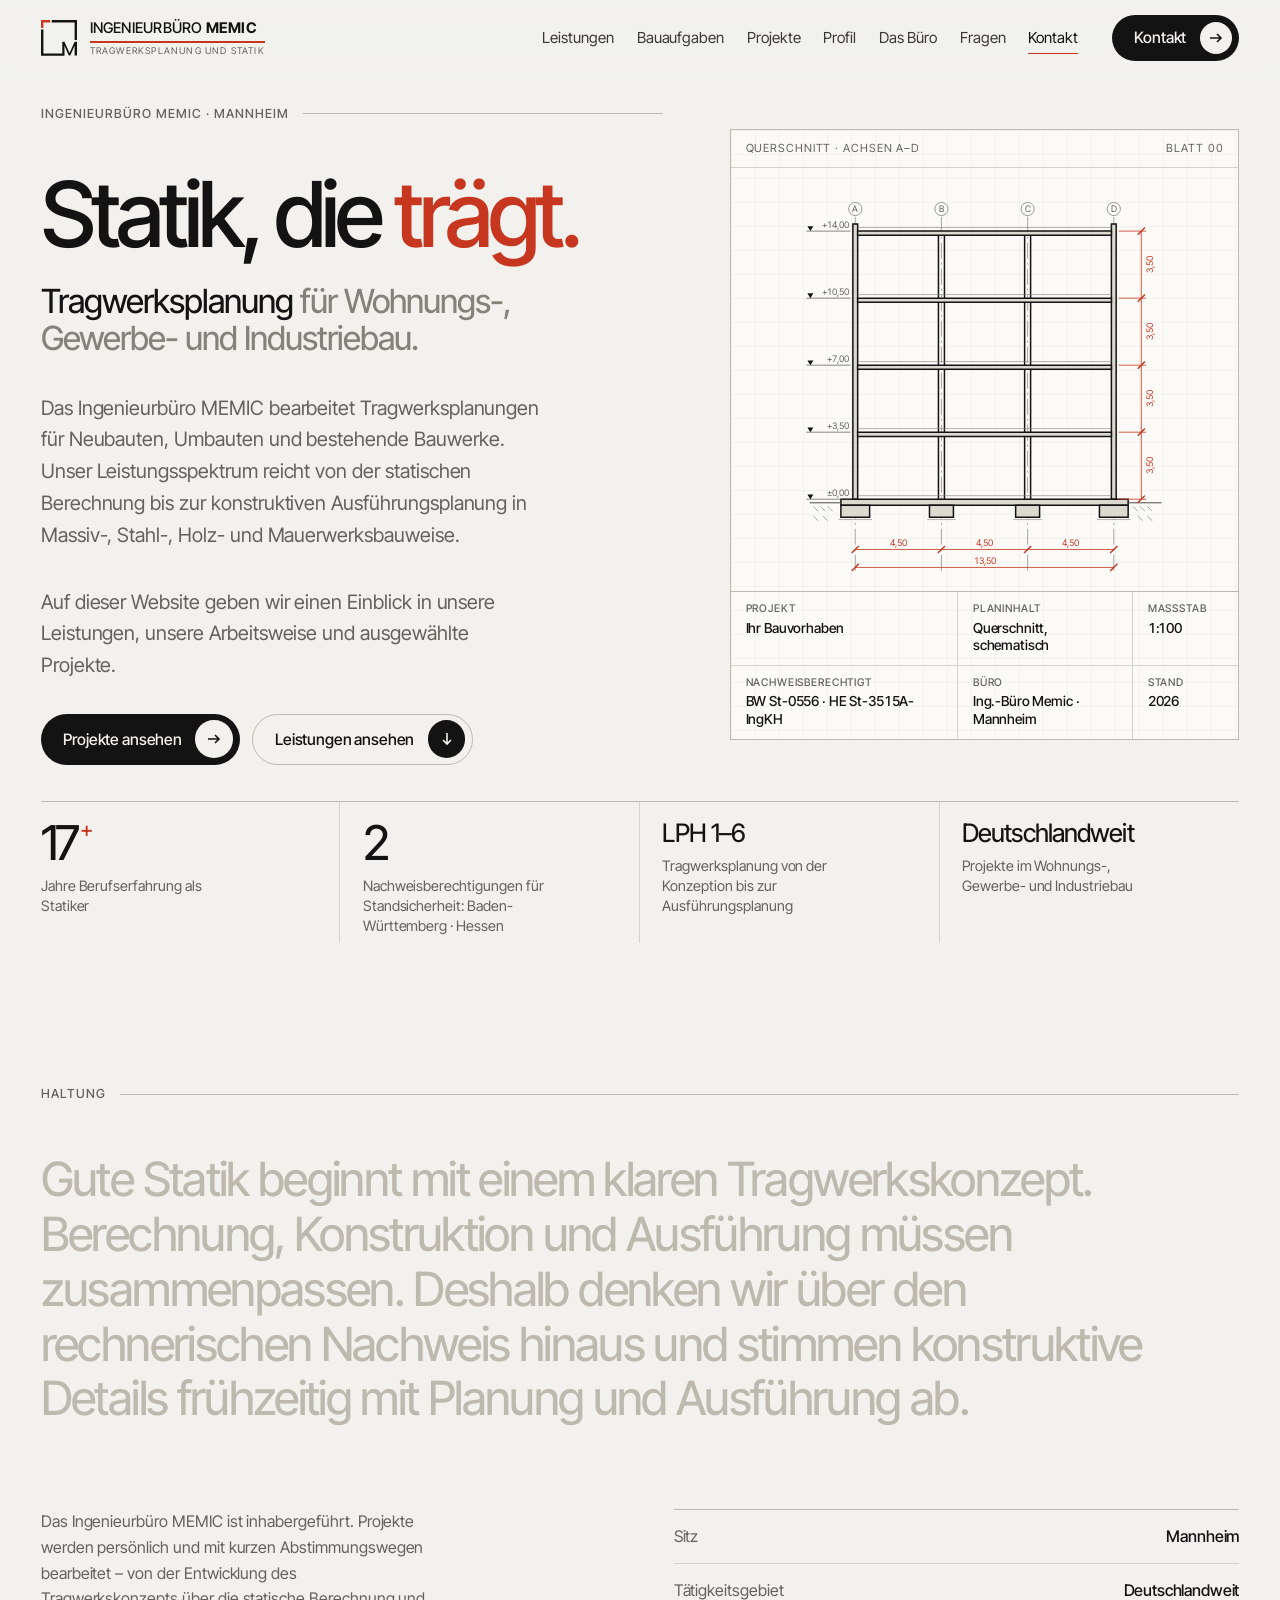
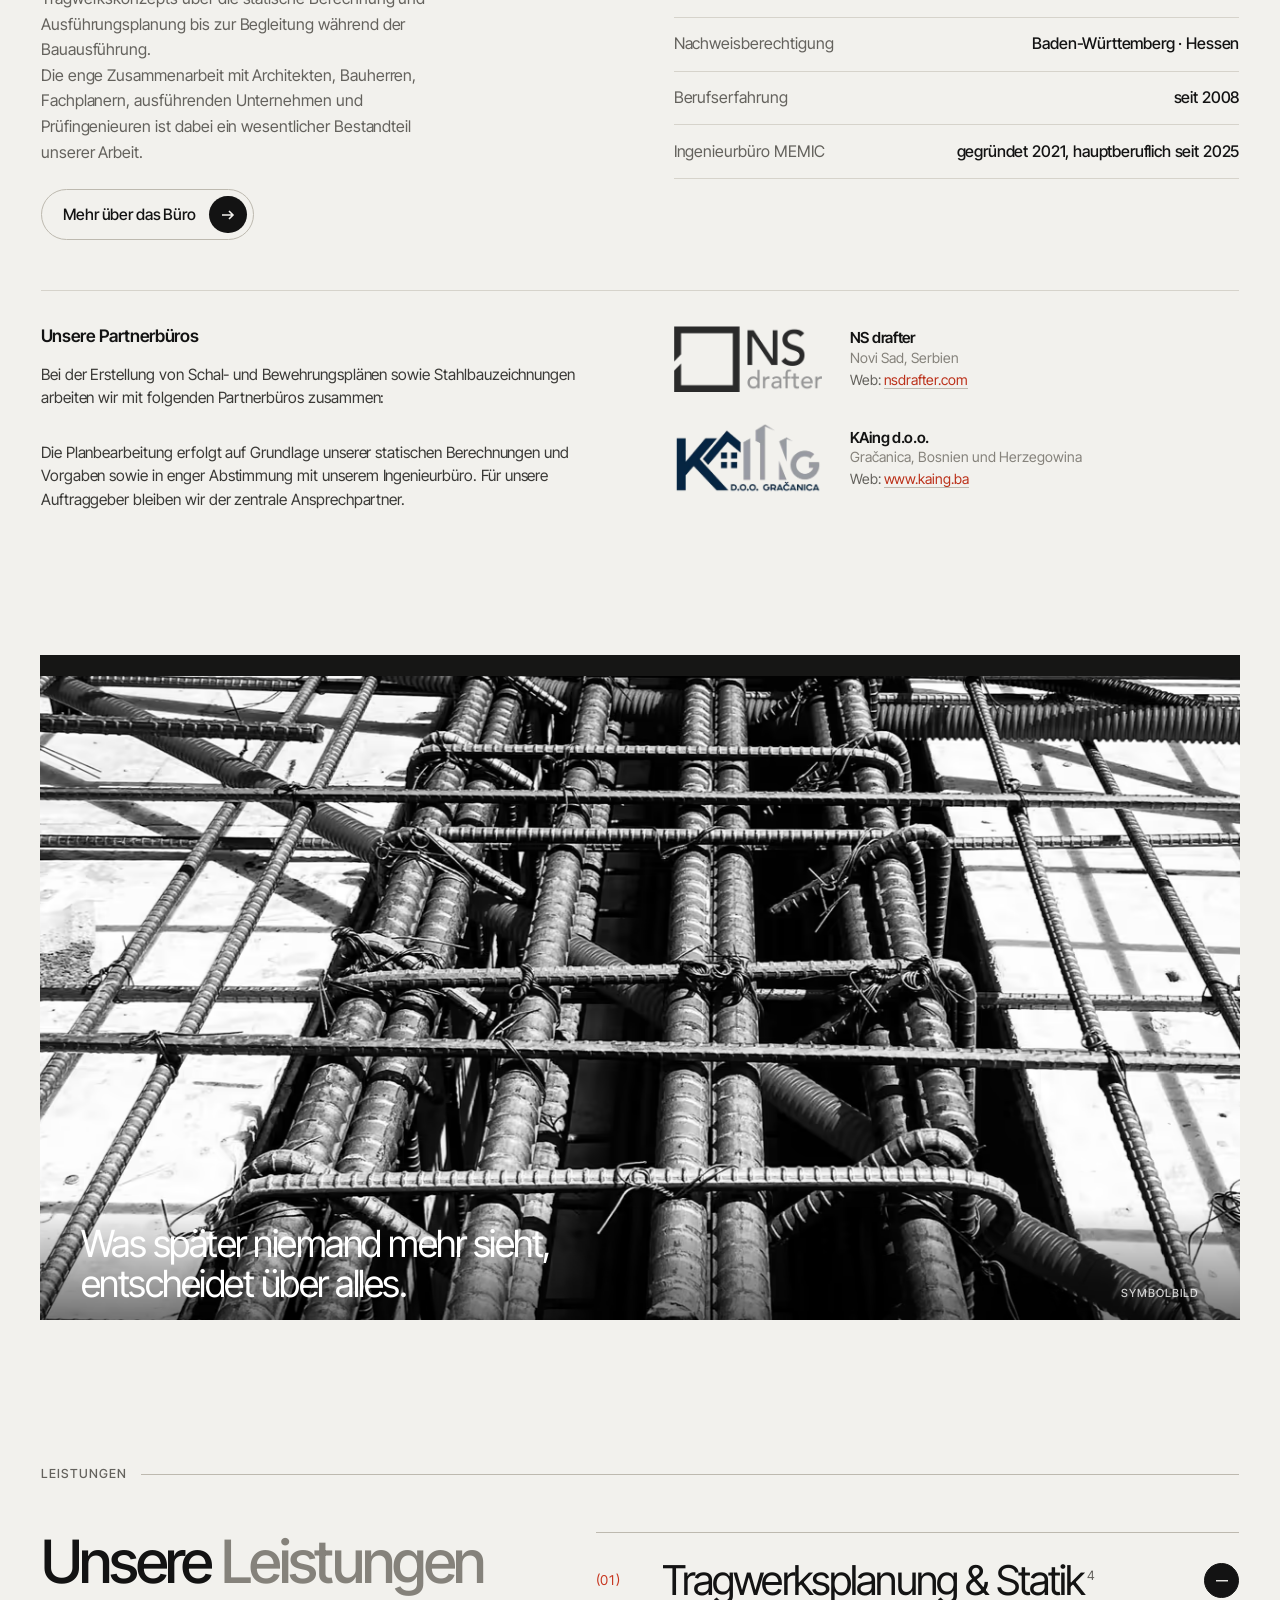
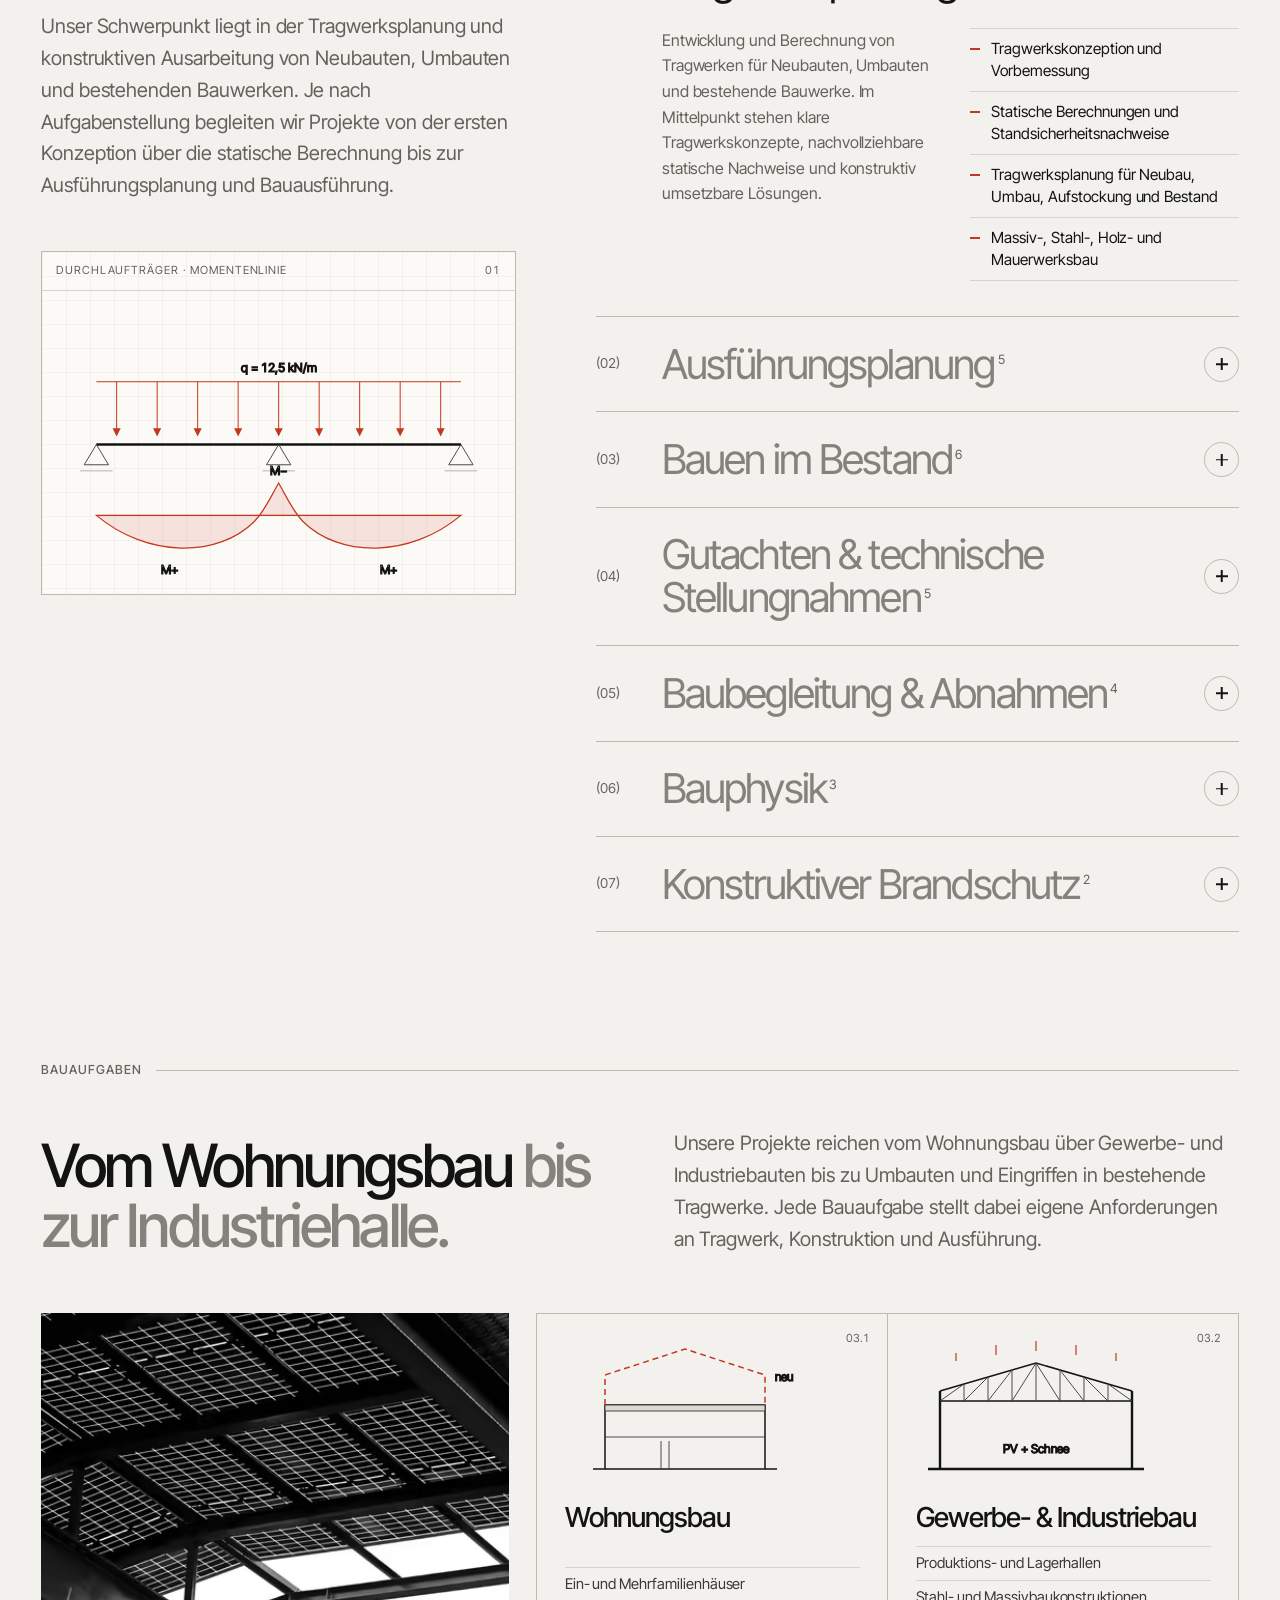
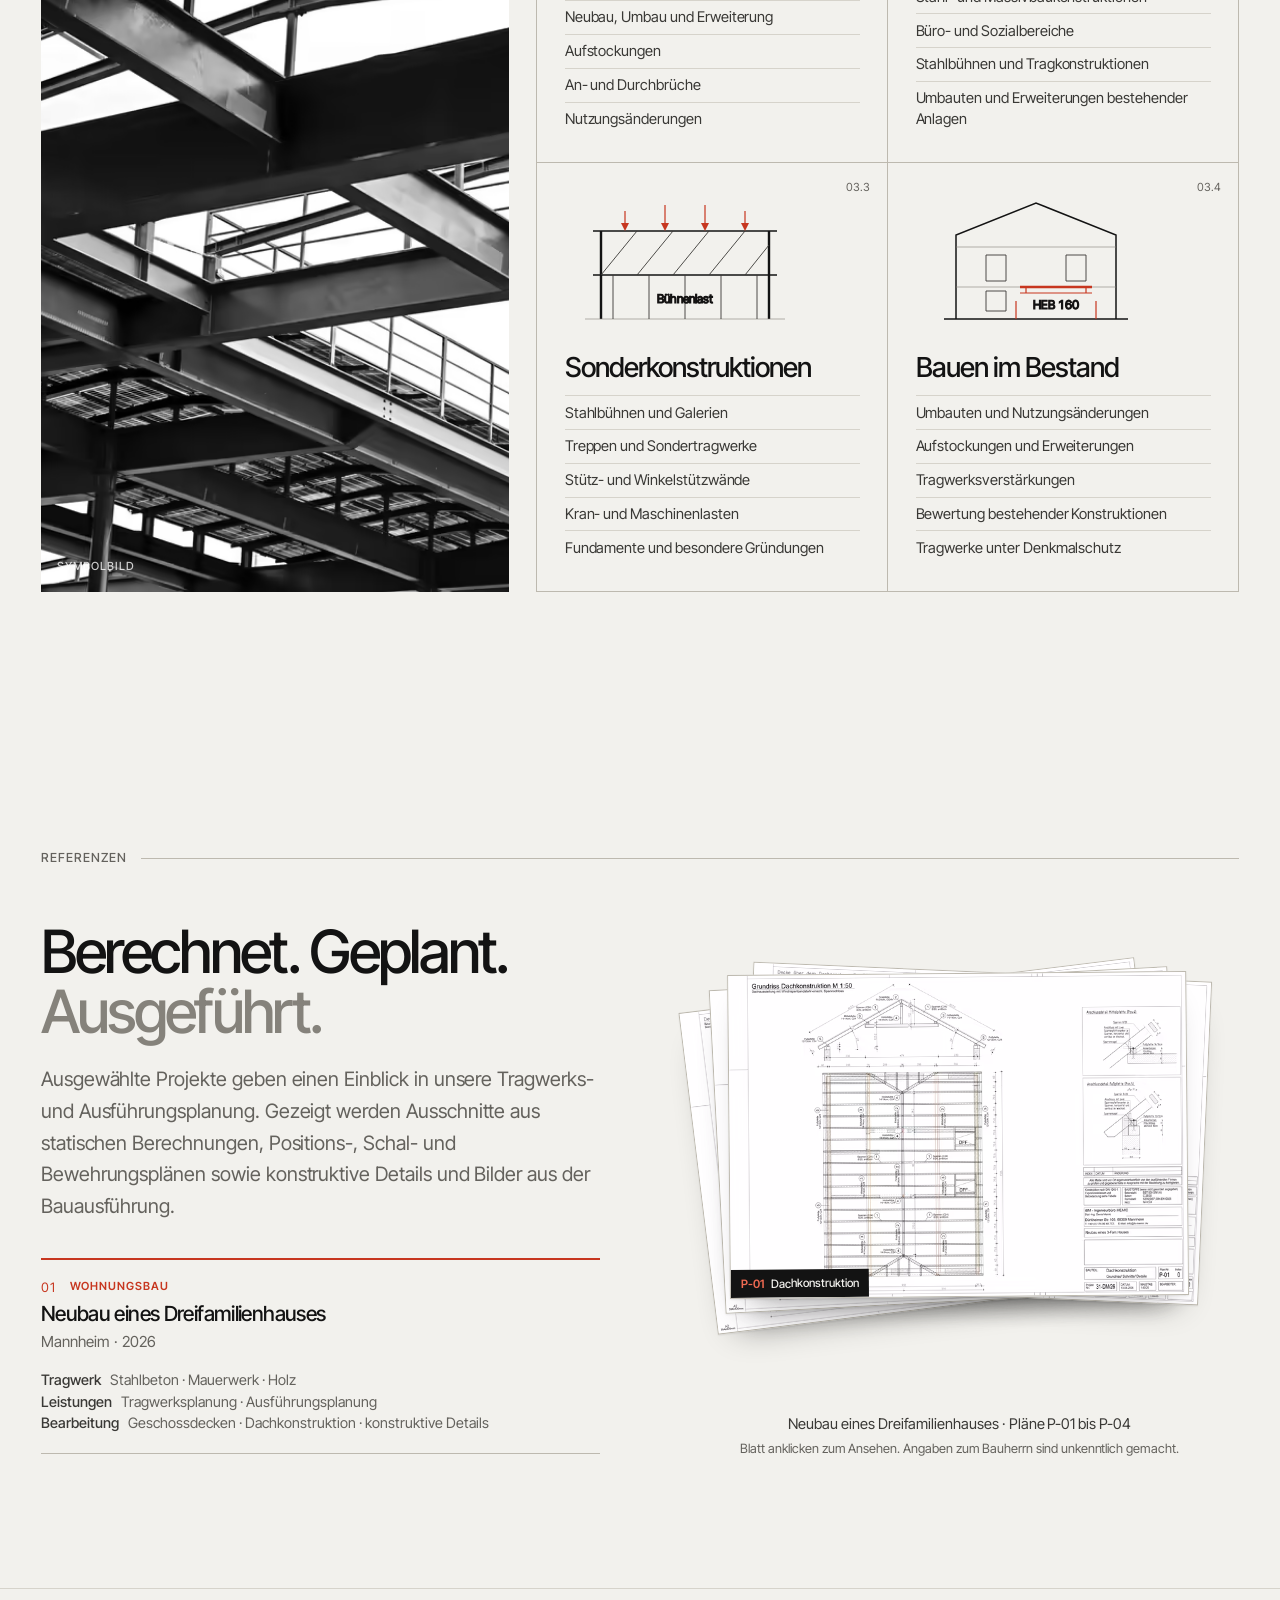
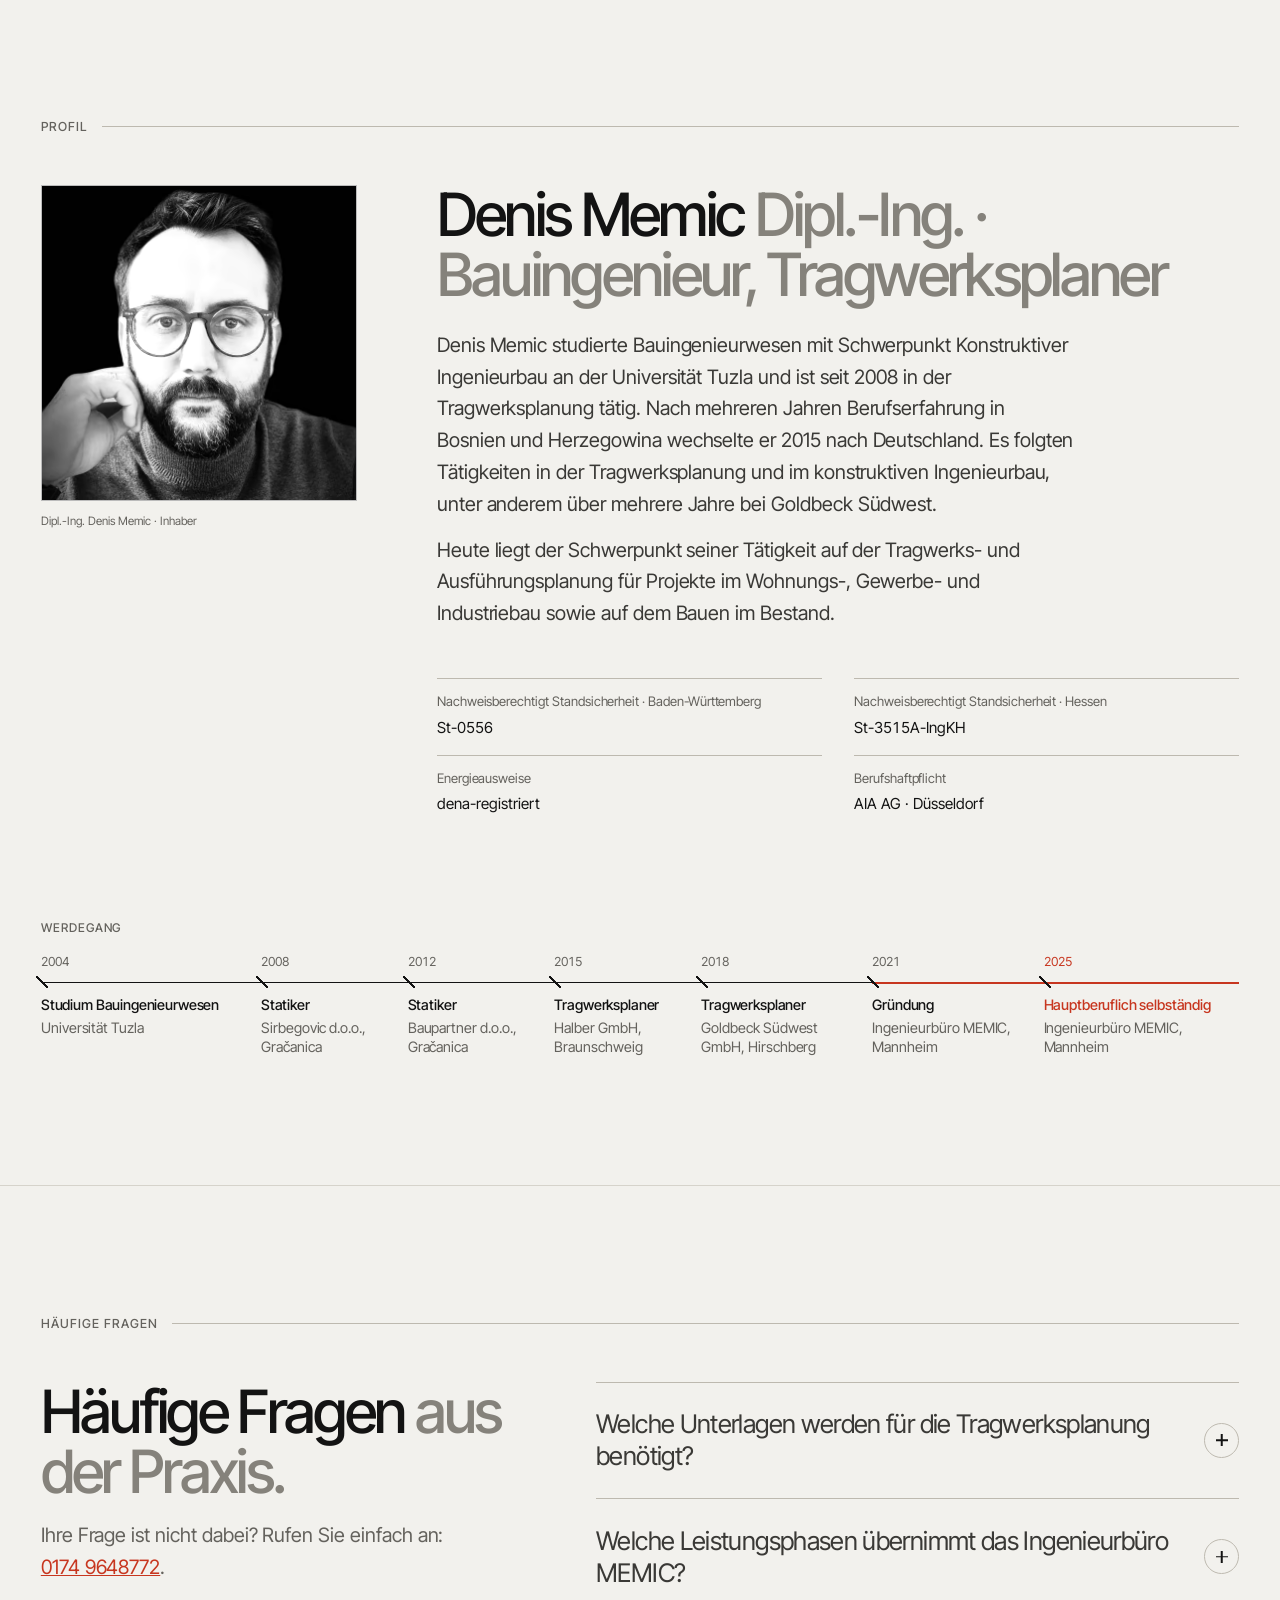
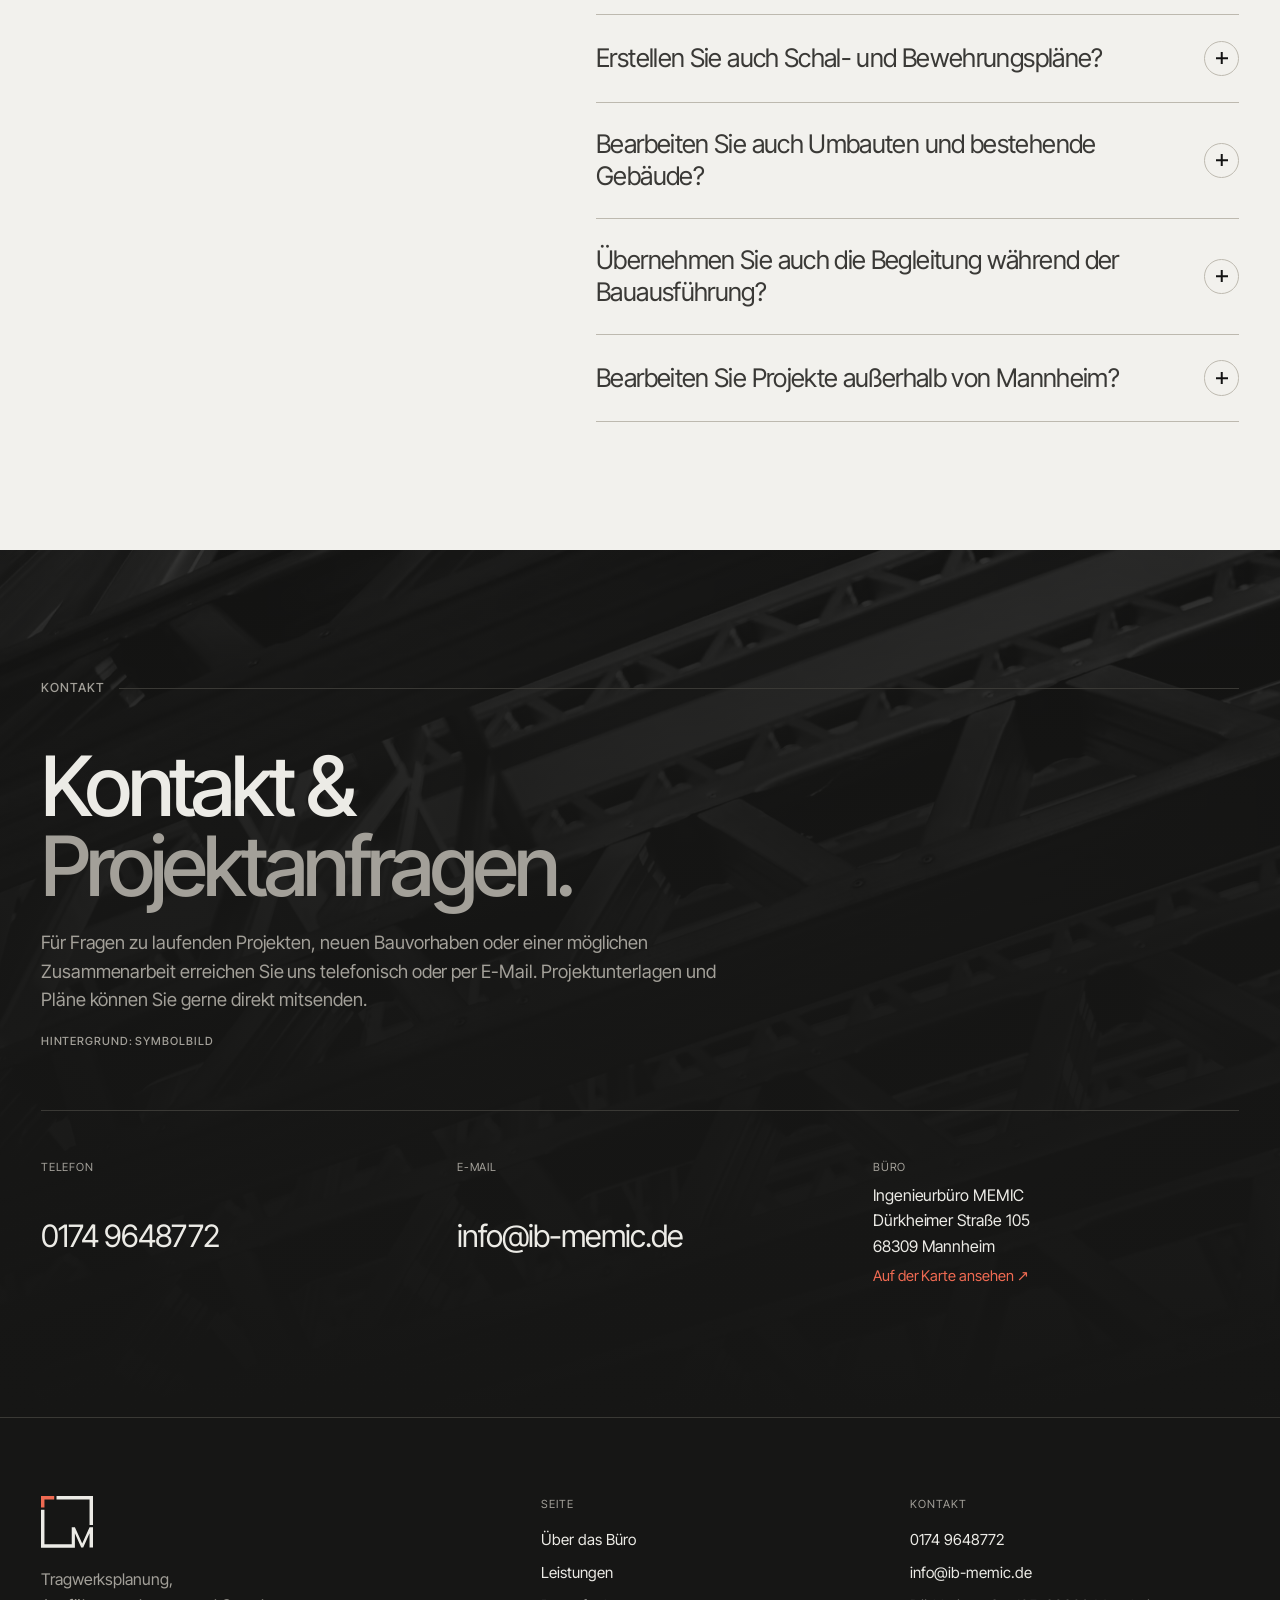
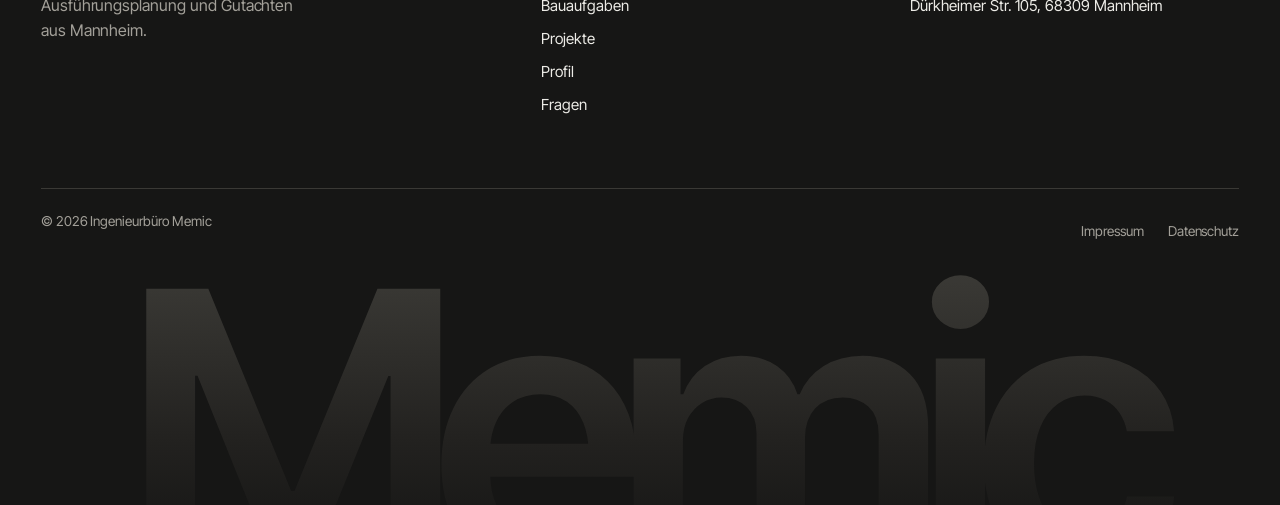
<file: index.html>
<!DOCTYPE html>
<html lang="de">
<head>
<meta charset="utf-8" />
<meta name="viewport" content="width=device-width, initial-scale=1" />
<title>Statiker Mannheim – Tragwerksplanung | Ingenieurbüro Memic</title>
<meta name="description" content="Ingenieurbüro MEMIC in Mannheim: Tragwerksplanung und Ausführungsplanung für Wohnungs-, Gewerbe- und Industriebau, Bauen im Bestand und Gutachten. Nachweisberechtigt in Baden-Württemberg und Hessen." />
<!-- TODO Bilal: Beim echten Launch auf "index, follow, max-image-preview:large"
     zurückstellen (in allen drei Seiten). Solange das nur die Vorschau unter der
     GitHub-Adresse ist, bleibt sie bewusst aus dem Google-Index: Im Impressum
     fehlen noch Pflichtangaben, und Herr Memic hat der Veröffentlichung noch
     nicht zugestimmt. -->
<meta name="robots" content="noindex, nofollow" />
<meta name="author" content="Ingenieurbüro Memic" />

<!-- Zeigt schon auf die echte Domain, damit die Vorschau nie mit ihr konkurriert. -->
<link rel="canonical" href="https://www.ib-memic.de/" />

<meta property="og:type" content="website" />
<meta property="og:locale" content="de_DE" />
<meta property="og:site_name" content="Ingenieurbüro Memic" />
<meta property="og:title" content="Statik, die trägt. | Ingenieurbüro Memic, Mannheim" />
<meta property="og:description" content="Tragwerksplanung für Wohnbau, Industriebau und Tiefbau – aus Mannheim, für die Metropolregion Rhein-Neckar." />
<!-- TODO Bilal: Nach dem Umzug og:url und og:image auf www.ib-memic.de umstellen.
     Absolute Adresse ist Pflicht, sonst zeigt WhatsApp keine Vorschau. -->
<meta property="og:url" content="https://bilal-altu.github.io/ib-memic/" />
<meta property="og:image" content="https://bilal-altu.github.io/ib-memic/assets/img/og-bild.jpg" />
<meta name="twitter:card" content="summary_large_image" />
<meta name="theme-color" content="#f2f1ed" />

<link rel="icon" href="favicon.svg?v=2026-10-12" type="image/svg+xml" />
<link rel="apple-touch-icon" href="apple-touch-icon.png" />
<link rel="preload" href="assets/fonts/inter-tight-latin.woff2" as="font" type="font/woff2" crossorigin />
<!-- ?v= nach JEDER Änderung an style.css oder main.js hochzählen — hier, in
     impressum.html und datenschutz.html. ALL-INKL hält CSS/JS laut .htaccess
     einen Monat im Browser vor. -->
<link rel="stylesheet" href="assets/css/style.css?v=2026-10-12-1" />
</head>
<body>

<a class="skip-link" href="#inhalt">Zum Inhalt springen</a>

<!-- ============ KOPFLEISTE ============ -->
<header class="kopf" id="kopf">
  <div class="shell kopf__in">
    <a class="marke-logo" href="#start" aria-label="Ingenieurbüro Memic – zum Seitenanfang">
      <svg viewBox="0 0 181 180" aria-hidden="true">
        <path fill="currentColor" d="M54 0H181V12H54ZM0 48H12V168H118V180H0ZM169 0H181V101H169ZM107 109H118L143.5 165.5 169 109H181V179H169V130L147 179H140L118 130V179H107Z"/>
        <path fill="#c7361f" d="M0 0H46V12H12V40H0Z"/>
      </svg>
      <span class="marke-logo__text">
        <span class="marke-logo__name">Ingenieurbüro <b>Memic</b></span>
        <span class="marke-logo__zusatz">Tragwerksplanung und Statik</span>
      </span>
    </a>

    <nav class="nav" id="nav" aria-label="Hauptmenü">
      <ul class="nav__liste">
        <li><a href="#leistungen">Leistungen</a></li>
        <li><a href="#bauaufgaben">Bauaufgaben</a></li>
        <li><a href="#referenzen">Projekte</a></li>
        <li><a href="#profil">Profil</a></li>
        <li><a href="ueber-uns.html">Das Büro</a></li>
        <li><a href="#fragen">Fragen</a></li>
        <li><a href="#kontakt">Kontakt</a></li>
      </ul>
      <div class="nav__fuss">
        <a class="btn" href="#kontakt">Kontakt <span class="btn__pfeil"><svg viewBox="0 0 14 14" aria-hidden="true"><path d="M1 7h11M8 3l4 4-4 4" fill="none" stroke="currentColor" stroke-width="1.6"/></svg></span></a>
      </div>
    </nav>

    <a class="btn kopf__cta" href="#kontakt">Kontakt <span class="btn__pfeil"><svg viewBox="0 0 14 14" aria-hidden="true"><path d="M1 7h11M8 3l4 4-4 4" fill="none" stroke="currentColor" stroke-width="1.6"/></svg></span></a>

    <button class="burger" id="burger" type="button" aria-expanded="false" aria-controls="nav" aria-label="Menü öffnen">
      <span></span><span></span>
    </button>
  </div>
</header>

<main id="inhalt">

<!-- ============ [00] HERO ============ -->
<section class="held" id="start">
  <div class="shell">
    <div class="held__in">
      <div class="held__text">
        <p class="marke">Ingenieurbüro MEMIC · Mannheim</p>
        <h1>
          <span class="held__zeile">Statik, die <em class="rot">trägt.</em></span>
          <span class="held__unter">Tragwerksplanung <span class="zweiton">für Wohnungs-, Gewerbe- und Industriebau.</span></span>
        </h1>
        <p class="held__lead">
          Das Ingenieurbüro MEMIC bearbeitet Tragwerksplanungen für Neubauten, Umbauten und
          bestehende Bauwerke. Unser Leistungsspektrum reicht von der statischen Berechnung bis zur
          konstruktiven Ausführungsplanung in Massiv-, Stahl-, Holz- und Mauerwerksbauweise.
        </p>
        <p class="held__lead held__lead--zwei">
          Auf dieser Website geben wir einen Einblick in unsere Leistungen, unsere Arbeitsweise und
          ausgewählte Projekte.
        </p>
        <div class="held__knoepfe">
          <a class="btn" href="#referenzen">Projekte ansehen <span class="btn__pfeil"><svg viewBox="0 0 14 14" aria-hidden="true"><path d="M1 7h11M8 3l4 4-4 4" fill="none" stroke="currentColor" stroke-width="1.6"/></svg></span></a>
          <a class="btn btn--linie" href="#leistungen">Leistungen ansehen <span class="btn__pfeil"><svg viewBox="0 0 14 14" aria-hidden="true"><path d="M7 1v11M3 8l4 4 4-4" fill="none" stroke="currentColor" stroke-width="1.6"/></svg></span></a>
        </div>
      </div>

      <figure class="plan held__plan">
        <div class="plan__kopf etikett" aria-hidden="true"><span>Querschnitt · Achsen A–D</span><span>Blatt 00</span></div>
        <div class="plan__bild">
          <svg class="zeichnung" data-zeichnung viewBox="0 0 600 640" role="img" aria-labelledby="schnitt-titel">
            <title id="schnitt-titel">Technische Zeichnung: Querschnitt durch ein viergeschossiges Gebäude mit Achsen, Decken, Stützen, Fundamenten und Bemaßung</title>
            <!-- Achsen -->
            <g class="f">
              <path class="achse" d="M84 28V624M228 28V624M372 28V624M516 28V624"/>
              <circle class="blase" cx="84" cy="15" r="11"/><circle class="blase" cx="228" cy="15" r="11"/>
              <circle class="blase" cx="372" cy="15" r="11"/><circle class="blase" cx="516" cy="15" r="11"/>
              <text x="84" y="19.5" text-anchor="middle">A</text><text x="228" y="19.5" text-anchor="middle">B</text>
              <text x="372" y="19.5" text-anchor="middle">C</text><text x="516" y="19.5" text-anchor="middle">D</text>
            </g>
            <!-- Außenwände mit Attika -->
            <rect class="s d2 schnitt" x="80" y="40" width="8" height="460"/>
            <rect class="s d2 schnitt" x="512" y="40" width="8" height="460"/>
            <!-- Decken -->
            <rect class="s d2 schnitt" x="88" y="52" width="424" height="7"/>
            <rect class="s d2 schnitt" x="88" y="164" width="424" height="7"/>
            <rect class="s d2 schnitt" x="88" y="276" width="424" height="7"/>
            <rect class="s d2 schnitt" x="88" y="388" width="424" height="7"/>
            <rect class="s d2 schnitt" x="60" y="500" width="480" height="10"/>
            <!-- Stützen -->
            <path class="s d2" d="M223 59V164M233 59V164M367 59V164M377 59V164"/>
            <path class="s d2" d="M223 171V276M233 171V276M367 171V276M377 171V276"/>
            <path class="s d2" d="M223 283V388M233 283V388M367 283V388M377 283V388"/>
            <path class="s d2" d="M223 395V500M233 395V500M367 395V500M377 395V500"/>
            <!-- Fundamente + Sauberkeitsschicht -->
            <rect class="s d2 schnitt" x="60" y="510" width="48" height="20"/>
            <rect class="s d2 schnitt" x="208" y="510" width="40" height="20"/>
            <rect class="s d2 schnitt" x="352" y="510" width="40" height="20"/>
            <rect class="s d2 schnitt" x="492" y="510" width="48" height="20"/>
            <path class="s d0" d="M56 534H112M204 534H252M348 534H396M488 534H544"/>
            <!-- Fußbodenaufbau, Dachaufbau -->
            <path class="s d0" d="M88 46H512M88 158H512M88 270H512M88 382H512M88 494H512"/>
            <!-- Gelände mit Erdreich -->
            <path class="s d1" d="M8 506H60M540 506H596"/>
            <path class="f erde" d="M14 512l8 8M26 512l8 8M38 512l8 8M548 512l8 8M560 512l8 8M572 512l8 8M14 528l8 8M30 528l8 8M556 528l8 8M572 528l8 8"/>
            <!-- Höhenkoten -->
            <g class="f">
              <path class="d1 s" d="M2 52H76M2 164H76M2 276H76M2 388H76M2 500H76" style="stroke-width:.6"/>
              <path class="voll" d="M4 44h10l-5 8zM4 156h10l-5 8zM4 268h10l-5 8zM4 380h10l-5 8zM4 492h10l-5 8z"/>
              <text x="74" y="46" text-anchor="end">+14,00</text><text x="74" y="158" text-anchor="end">+10,50</text>
              <text x="74" y="270" text-anchor="end">+7,00</text><text x="74" y="382" text-anchor="end">+3,50</text><text x="74" y="494" text-anchor="end">±0,00</text>
            </g>
            <!-- Bemaßung rechts (Rotstift) -->
            <path class="s rs" style="stroke-width:.8" d="M524 52H570M524 164H570M524 276H570M524 388H570M524 500H570M562 52V500"/>
            <path class="s rs" style="stroke-width:1.4" d="M556 58l12-12M556 170l12-12M556 282l12-12M556 394l12-12M556 506l12-12"/>
            <g class="f">
              <text class="rt" transform="translate(582 108) rotate(-90)" text-anchor="middle">3,50</text>
              <text class="rt" transform="translate(582 220) rotate(-90)" text-anchor="middle">3,50</text>
              <text class="rt" transform="translate(582 332) rotate(-90)" text-anchor="middle">3,50</text>
              <text class="rt" transform="translate(582 444) rotate(-90)" text-anchor="middle">3,50</text>
            </g>
            <!-- Bemaßung unten -->
            <path class="s rs" style="stroke-width:.8" d="M84 584H516M84 614H516"/>
            <path class="s rs" style="stroke-width:1.4" d="M78 590l12-12M222 590l12-12M366 590l12-12M510 590l12-12M78 620l12-12M510 620l12-12"/>
            <g class="f">
              <text class="rt" x="156" y="578" text-anchor="middle">4,50</text>
              <text class="rt" x="300" y="578" text-anchor="middle">4,50</text>
              <text class="rt" x="444" y="578" text-anchor="middle">4,50</text>
              <text class="rt" x="300" y="608" text-anchor="middle">13,50</text>
            </g>
          </svg>
        </div>
        <dl class="schriftfeld">
          <div><dt>Projekt</dt><dd>Ihr Bauvorhaben</dd></div>
          <div><dt>Planinhalt</dt><dd>Querschnitt, schematisch</dd></div>
          <div><dt>Maßstab</dt><dd class="etikett">1:100</dd></div>
          <div><dt>Nachweisberechtigt</dt><dd class="etikett">BW St-0556 · HE St-3515A-IngKH</dd></div>
          <div><dt>Büro</dt><dd>Ing.-Büro Memic · Mannheim</dd></div>
          <div><dt>Stand</dt><dd class="etikett">2026</dd></div>
        </dl>
      </figure>
    </div>

    <ul class="fakten" aria-label="Das Büro in Zahlen">
      <li><span class="fakten__zahl">17<sup>+</sup></span><span class="fakten__text">Jahre Berufserfahrung als Statiker</span></li>
      <li><span class="fakten__zahl">2</span><span class="fakten__text">Nachweisberechtigungen für Standsicherheit: Baden-Württemberg · Hessen</span></li>
      <li><span class="fakten__zahl fakten__zahl--wort">LPH 1–6</span><span class="fakten__text">Tragwerksplanung von der Konzeption bis zur Ausführungsplanung</span></li>
      <li><span class="fakten__zahl fakten__zahl--wort">Deutschlandweit</span><span class="fakten__text">Projekte im Wohnungs-, Gewerbe- und Industriebau</span></li>
    </ul>
  </div>
</section>

<!-- ============ [01] AUSSAGE ============ -->
<section class="abschnitt aussage" aria-labelledby="aussage-titel">
  <div class="shell">
    <p class="marke"><span id="aussage-titel">Haltung</span></p>
    <p class="aussage__text" data-woerter>
      Gute Statik beginnt mit einem klaren Tragwerkskonzept. Berechnung, Konstruktion und Ausführung
      <span class="rot">müssen zusammenpassen</span>. Deshalb denken wir über den rechnerischen
      Nachweis hinaus und stimmen konstruktive Details frühzeitig mit Planung und Ausführung ab.
    </p>
    <div class="aussage__unten">
      <div>
        <p class="aussage__klein">
          Das Ingenieurbüro MEMIC ist inhabergeführt. Projekte werden persönlich und mit kurzen
          Abstimmungswegen bearbeitet – von der Entwicklung des Tragwerkskonzepts über die statische
          Berechnung und Ausführungsplanung bis zur Begleitung während der Bauausführung.
        </p>
        <p class="aussage__klein">
          Die enge Zusammenarbeit mit Architekten, Bauherren, Fachplanern, ausführenden Unternehmen
          und Prüfingenieuren ist dabei ein wesentlicher Bestandteil unserer Arbeit.
        </p>
        <a class="btn btn--linie" href="ueber-uns.html">Mehr über das Büro <span class="btn__pfeil"><svg viewBox="0 0 14 14" aria-hidden="true"><path d="M1 7h11M8 3l4 4-4 4" fill="none" stroke="currentColor" stroke-width="1.6"/></svg></span></a>
      </div>
      <ul class="aussage__liste">
        <li><span>Sitz</span><span>Mannheim</span></li>
        <li><span>Tätigkeitsgebiet</span><span>Deutschlandweit</span></li>
        <li><span>Nachweisberechtigung</span><span>Baden-Württemberg · Hessen</span></li>
        <li><span>Berufserfahrung</span><span>seit 2008</span></li>
        <li><span>Ingenieurbüro MEMIC</span><span>gegründet 2021, hauptberuflich seit 2025</span></li>
      </ul>
    </div>

    <!-- Partnerbüros. Texte und Logos von Herrn Memic (02.10. und 06.10.2026). -->
    <aside class="partner" aria-labelledby="partner-titel">
      <h2 class="partner__titel" id="partner-titel">Unsere Partnerbüros</h2>
      <p class="partner__vorsatz">
        Bei der Erstellung von Schal- und Bewehrungsplänen sowie Stahlbauzeichnungen arbeiten wir mit
        folgenden Partnerbüros zusammen:
      </p>
      <div class="partner__raster">
        <div class="partner__karte">
          <a class="partner__logo" href="https://nsdrafter.com/" target="_blank" rel="noopener"
             aria-label="NS drafter in Novi Sad – Website in neuem Fenster öffnen">
            <picture>
              <source type="image/webp" srcset="assets/img/partner-nsdrafter-640.webp" />
              <img src="assets/img/partner-nsdrafter-640.png" width="640" height="284"
                   loading="lazy" decoding="async" alt="Logo des Planungsbüros NS drafter" />
            </picture>
          </a>
          <div class="partner__text">
            <p class="partner__name">NS drafter <span class="zweiton">Novi Sad, Serbien</span></p>
            <p class="partner__web">Web: <a class="partner__link" href="https://nsdrafter.com/" target="_blank" rel="noopener">nsdrafter.com</a></p>
          </div>
        </div>
        <div class="partner__karte">
          <a class="partner__logo" href="https://www.kaing.ba/" target="_blank" rel="noopener"
             aria-label="KAing d.o.o. in Gračanica – Website in neuem Fenster öffnen">
            <picture>
              <source type="image/webp" srcset="assets/img/partner-kaing-640.webp" />
              <img src="assets/img/partner-kaing-640.png" width="640" height="306"
                   loading="lazy" decoding="async" alt="Logo des Planungsbüros KAing d.o.o." />
            </picture>
          </a>
          <div class="partner__text">
            <p class="partner__name">KAing d.o.o. <span class="zweiton">Gračanica, Bosnien und Herzegowina</span></p>
            <p class="partner__web">Web: <a class="partner__link" href="https://www.kaing.ba/" target="_blank" rel="noopener">www.kaing.ba</a></p>
          </div>
        </div>
      </div>
      <p class="partner__nachsatz">
        Die Planbearbeitung erfolgt auf Grundlage unserer statischen Berechnungen und Vorgaben sowie
        in enger Abstimmung mit unserem Ingenieurbüro. Für unsere Auftraggeber bleiben wir der
        zentrale Ansprechpartner.
      </p>
    </aside>
  </div>
</section>

<!-- ============ FOTO-BAND ============ -->
<!-- TODO Bilal: Symbolbild von Unsplash. Durch ein echtes Baustellenfoto aus
     einem Projekt von Herrn Memic ersetzen und dann die Beschriftung
     „Symbolbild" entfernen. Quelle: assets/img/MEDIEN.md -->
<figure class="fotoband" data-parallaxe>
  <picture>
    <source type="image/avif" srcset="assets/img/foto-bewehrung-960.avif 960w, assets/img/foto-bewehrung-1600.avif 1600w, assets/img/foto-bewehrung-2560.avif 2560w" sizes="100vw" />
    <source type="image/webp" srcset="assets/img/foto-bewehrung-960.webp 960w, assets/img/foto-bewehrung-1600.webp 1600w, assets/img/foto-bewehrung-2560.webp 2560w" sizes="100vw" />
    <img src="assets/img/foto-bewehrung-1600.jpg" srcset="assets/img/foto-bewehrung-960.jpg 960w, assets/img/foto-bewehrung-1600.jpg 1600w, assets/img/foto-bewehrung-2560.jpg 2560w" sizes="100vw"
         width="1600" height="800" loading="lazy" decoding="async"
         alt="Bewehrungskorb eines Stahlbetonbalkens von unten gesehen, schwarz-weiß" />
  </picture>
  <figcaption class="fotoband__zeile">
    <p class="fotoband__satz">Was später niemand mehr sieht, entscheidet über alles.</p>
    <span class="symbolbild">Symbolbild</span>
  </figcaption>
</figure>

<!-- ============ [02] LEISTUNGEN ============ -->
<section class="abschnitt leistungen" id="leistungen" aria-labelledby="leistungen-titel">
  <div class="shell">
    <p class="marke">Leistungen</p>
    <div class="leistungen__in">
      <div class="leistungen__kopf">
        <h2 class="titel" id="leistungen-titel">Unsere <span class="zweiton">Leistungen</span></h2>
        <p class="unter">Unser Schwerpunkt liegt in der Tragwerksplanung und konstruktiven Ausarbeitung von Neubauten, Umbauten und bestehenden Bauwerken. Je nach Aufgabenstellung begleiten wir Projekte von der ersten Konzeption über die statische Berechnung bis zur Ausführungsplanung und Bauausführung.</p>

        <figure class="plan leistungen__plan" aria-hidden="true">
          <div class="plan__kopf etikett"><span data-plan-titel>Durchlaufträger · Momentenlinie</span><span data-plan-nr>01</span></div>
          <div class="plan__bild">
            <!-- 01 Statik: Zweifeldträger mit Streckenlast und Momentenlinie -->
            <svg class="zeichnung is-sichtbar" data-leistung-bild="1" data-zeichnung viewBox="0 0 420 260">
              <path class="s d3" d="M30 120H390"/>
              <path class="s d1" d="M30 120l-12 20h24zM210 120l-12 20h24zM390 120l-12 20h24z"/>
              <path class="s d0" d="M14 146H46M194 146H226M374 146H406"/>
              <path class="f s rs" style="stroke-width:1" d="M30 58H390"/>
              <path class="f s rs" style="stroke-width:1" d="M50 58v52M90 58v52M130 58v52M170 58v52M250 58v52M290 58v52M330 58v52M370 58v52M210 58v52"/>
              <path class="f rf" d="M46 104h8l-4 8zM86 104h8l-4 8zM126 104h8l-4 8zM166 104h8l-4 8zM206 104h8l-4 8zM246 104h8l-4 8zM286 104h8l-4 8zM326 104h8l-4 8zM366 104h8l-4 8z"/>
              <text class="f rt" x="210" y="48" text-anchor="middle">q = 12,5 kN/m</text>
              <path class="f s d0" d="M30 190H390"/>
              <path class="f rflaeche" d="M30 190C80 232 150 232 186 196C196 186 202 172 210 158C218 172 224 186 234 196C270 232 340 232 390 190Z"/>
              <text class="f" x="102" y="248" text-anchor="middle">M+</text>
              <text class="f" x="210" y="150" text-anchor="middle">M−</text>
              <text class="f" x="318" y="248" text-anchor="middle">M+</text>
            </svg>
            <!-- 02 Brandschutz: Stahlbetonbalken im Schnitt, dreiseitig beflammt -->
            <svg class="zeichnung" data-leistung-bild="2" data-zeichnung viewBox="0 0 420 260">
              <rect class="s d3 schnitt" x="150" y="40" width="120" height="170"/>
              <path class="s d1" d="M60 40H150M270 40H360"/>
              <circle class="s voll" cx="172" cy="188" r="6"/><circle class="s voll" cx="210" cy="188" r="6"/><circle class="s voll" cx="248" cy="188" r="6"/>
              <circle class="s voll" cx="172" cy="62" r="4"/><circle class="s voll" cx="248" cy="62" r="4"/>
              <rect class="f s d0" x="164" y="54" width="92" height="142"/>
              <path class="f s rs" style="stroke-width:.8" d="M284 188H320M284 210H320M312 188V210"/>
              <text class="f rt" x="328" y="203">c nom</text>
              <text class="f" x="210" y="30" text-anchor="middle">Ø 12 / Ø 8</text>
            </svg>
            <!-- 03 Bauphysik: Wandaufbau mit Temperaturverlauf -->
            <svg class="zeichnung" data-leistung-bild="3" data-zeichnung viewBox="0 0 420 260">
              <rect class="s d2 schnitt" x="50" y="40" width="320" height="180"/>
              <rect class="f" x="140" y="120" width="140" height="100" style="fill:var(--weiss);stroke:var(--tusche);stroke-width:1.5"/>
              <path class="f s d0" d="M50 70H370M50 95H370M50 145H140M280 145H370M50 170H140M280 170H370M50 195H140M280 195H370"/>
              <path class="f s d0" d="M90 40V70M170 40V70M250 40V70M330 40V70M70 70V95M150 70V95M230 70V95M310 70V95M90 95V120M170 95V120M250 95V120M330 95V120"/>
              <rect class="f s rs" x="134" y="104" width="152" height="16" style="fill:var(--rot-zart)"/>
              <path class="f s rs" style="stroke-width:1" d="M140 104v-8M280 104v-8"/>
              <text class="f rt" x="210" y="92" text-anchor="middle">HEB 160</text>
              <text class="f" x="210" y="180" text-anchor="middle">Durchbruch</text>
              <path class="f s rs" style="stroke-width:.8" d="M140 236H280M134 230l12 12M274 230l12 12"/>
              <text class="f rt" x="210" y="254" text-anchor="middle">1,40 m</text>
            </svg>
            <!-- 04 Gutachten: Bestandswand mit Riss und Messmarke -->
            <svg class="zeichnung" data-leistung-bild="4" data-zeichnung viewBox="0 0 420 260">
              <path class="s d2" d="M60 220V60H360V220"/>
              <path class="s d1" d="M60 100H360M60 140H360M60 180H360M110 60V100M190 60V100M270 60V100M150 100V140M230 100V140M310 100V140M110 140V180M190 140V180M270 140V180M150 180V220M230 180V220M310 180V220"/>
              <path class="s d0" d="M40 220H380"/>
              <path class="f s rs d2" d="M196 60L204 84 198 100 214 126 208 140 226 166 220 180 236 206 232 220"/>
              <circle class="f s rs" cx="214" cy="126" r="34"/>
              <path class="f s rs" d="M238 150L276 188"/>
              <text class="f rt" x="282" y="204">w = 0,4 mm</text>
            </svg>
            <!-- 06 Bauphysik: Wandaufbau mit Temperaturverlauf -->
            <svg class="zeichnung" data-leistung-bild="6" data-zeichnung viewBox="0 0 420 260">
              <rect class="s d1 schnitt" x="120" y="30" width="16" height="200"/>
              <rect class="s d3 schnitt" x="136" y="30" width="96" height="200"/>
              <rect class="s d1" x="232" y="30" width="110" height="200"/>
              <rect class="s d1 schnitt" x="342" y="30" width="10" height="200"/>
              <path class="f s d0" d="M244 30q12 20 0 40t0 40 0 40 0 40 0 40M268 30q12 20 0 40t0 40 0 40 0 40 0 40M292 30q12 20 0 40t0 40 0 40 0 40 0 40M316 30q12 20 0 40t0 40 0 40 0 40 0 40"/>
              <path class="f s rs d2" d="M40 70H120L232 92 342 206H400"/>
              <text class="f rt" x="40" y="60">+20 °C</text>
              <text class="f rt" x="352" y="224">−10 °C</text>
              <text class="f" x="184" y="250" text-anchor="middle">innen</text>
              <text class="f" x="300" y="250" text-anchor="middle">außen</text>
            </svg>
            <!-- 07 Brandschutz: Stahlbetonbalken im Schnitt, dreiseitig beflammt -->
            <svg class="zeichnung" data-leistung-bild="7" data-zeichnung viewBox="0 0 420 260">
              <rect class="s d3 schnitt" x="150" y="40" width="120" height="170"/>
              <path class="s d1" d="M60 40H150M270 40H360"/>
              <circle class="s voll" cx="172" cy="188" r="6"/><circle class="s voll" cx="210" cy="188" r="6"/><circle class="s voll" cx="248" cy="188" r="6"/>
              <circle class="s voll" cx="172" cy="62" r="4"/><circle class="s voll" cx="248" cy="62" r="4"/>
              <rect class="f s d0" x="164" y="54" width="92" height="142"/>
              <path class="f s rs" d="M110 90q10 12 0 24t0 24q10 12 0 24M310 90q10 12 0 24t0 24q10 12 0 24M170 232q12-10 24 0t24 0q12-10 24 0"/>
              <path class="f s rs" style="stroke-width:.8" d="M284 188H320M284 210H320M312 188V210"/>
              <text class="f rt" x="328" y="203">c ≥ u</text>
              <text class="f" x="210" y="30" text-anchor="middle">R 90</text>
            </svg>
            <!-- 05 Bauüberwachung: Bewehrungsplan in Draufsicht mit Prüfhaken -->
            <svg class="zeichnung" data-leistung-bild="5" data-zeichnung viewBox="0 0 420 260">
              <rect class="s d2" x="50" y="40" width="320" height="180"/>
              <path class="f s d1" d="M70 40V220M100 40V220M130 40V220M160 40V220M190 40V220M220 40V220M250 40V220M280 40V220M310 40V220M340 40V220"/>
              <path class="f s d1" d="M50 64H370M50 94H370M50 124H370M50 154H370M50 184H370"/>
              <rect class="f" x="300" y="150" width="96" height="50" style="fill:var(--weiss);stroke:var(--rot);stroke-width:1.2"/>
              <path class="f s rs d2" d="M314 176l8 8 16-18"/>
              <text class="f rt" x="346" y="181">geprüft</text>
              <text class="f" x="210" y="244" text-anchor="middle">Ø 10 / 15 cm</text>
            </svg>
          </div>
        </figure>
      </div>

      <div class="liste" data-leistungen>
        <details class="liste__punkt" name="leistung" open data-nr="1" data-titel="Durchlaufträger · Momentenlinie">
          <summary><span class="liste__nr etikett">(01)</span><span class="liste__name">Tragwerksplanung &amp; Statik<sup>4</sup></span><span class="liste__plus" aria-hidden="true"></span></summary>
          <div class="liste__inhalt">
            <p>Entwicklung und Berechnung von Tragwerken für Neubauten, Umbauten und bestehende Bauwerke. Im Mittelpunkt stehen klare Tragwerkskonzepte, nachvollziehbare statische Nachweise und konstruktiv umsetzbare Lösungen.</p>
            <ul>
              <li>Tragwerkskonzeption und Vorbemessung</li>
              <li>Statische Berechnungen und Standsicherheitsnachweise</li>
              <li>Tragwerksplanung für Neubau, Umbau, Aufstockung und Bestand</li>
              <li>Massiv-, Stahl-, Holz- und Mauerwerksbau</li>
            </ul>
          </div>
        </details>
        <details class="liste__punkt" name="leistung" data-nr="2" data-titel="Balkenquerschnitt · Bewehrung">
          <summary><span class="liste__nr etikett">(02)</span><span class="liste__name">Ausführungsplanung<sup>5</sup></span><span class="liste__plus" aria-hidden="true"></span></summary>
          <div class="liste__inhalt">
            <p>Die konstruktive Durcharbeitung bildet die Verbindung zwischen statischer Berechnung und Bauausführung. Auf Grundlage der Tragwerksplanung erstellen wir die für die Ausführung erforderlichen Pläne und Details und stimmen diese mit den Projektbeteiligten ab.</p>
            <ul>
              <li>Schalpläne</li>
              <li>Bewehrungspläne und Stahllisten</li>
              <li>Konstruktionspläne</li>
              <li>Stahlbau- und Anschlussdetails</li>
              <li>Ausführungsdetails</li>
            </ul>
          </div>
        </details>
        <details class="liste__punkt" name="leistung" data-nr="3" data-titel="Wanddurchbruch · Unterzug">
          <summary><span class="liste__nr etikett">(03)</span><span class="liste__name">Bauen im Bestand<sup>6</sup></span><span class="liste__plus" aria-hidden="true"></span></summary>
          <div class="liste__inhalt">
            <p>Umbauten und Eingriffe in bestehende Tragwerke erfordern eine genaue Auseinandersetzung mit der vorhandenen Konstruktion. Wir untersuchen die statischen Randbedingungen und entwickeln darauf abgestimmte Lösungen für Änderungen, Erweiterungen und Verstärkungen.</p>
            <ul>
              <li>Umbauten</li>
              <li>Aufstockungen</li>
              <li>Wanddurchbrüche</li>
              <li>Nutzungsänderungen</li>
              <li>Verstärkungsmaßnahmen</li>
              <li>Bewertung bestehender Tragwerke</li>
            </ul>
          </div>
        </details>
        <details class="liste__punkt" name="leistung" data-nr="4" data-titel="Bestandswand · Rissbild">
          <summary><span class="liste__nr etikett">(04)</span><span class="liste__name">Gutachten &amp; technische Stellungnahmen<sup>5</sup></span><span class="liste__plus" aria-hidden="true"></span></summary>
          <div class="liste__inhalt">
            <p>Beurteilung bestehender Tragwerke bei Schäden, Umbauten, Nutzungsänderungen oder konstruktiven Eingriffen. Auf Grundlage der vorhandenen Konstruktion und der örtlichen Gegebenheiten untersuchen wir die Standsicherheit und entwickeln bei Bedarf geeignete Sicherungs- oder Verstärkungsmaßnahmen.</p>
            <ul>
              <li>Gutachten und Stellungnahmen zur Standsicherheit</li>
              <li>Tragfähigkeitsbewertungen bestehender Konstruktionen</li>
              <li>Schadensbeurteilungen und Bestandsuntersuchungen</li>
              <li>Sanierungs- und Verstärkungskonzepte</li>
              <li>Beweissicherung und bautechnische Dokumentation</li>
            </ul>
          </div>
        </details>
        <details class="liste__punkt" name="leistung" data-nr="5" data-titel="Bewehrung · Abnahme">
          <summary><span class="liste__nr etikett">(05)</span><span class="liste__name">Baubegleitung &amp; Abnahmen<sup>4</sup></span><span class="liste__plus" aria-hidden="true"></span></summary>
          <div class="liste__inhalt">
            <p>Die Umsetzung tragwerksrelevanter Details begleiten wir bei Bedarf auch während der Bauausführung. Vor Ort prüfen wir die Übereinstimmung mit der Tragwerks- und Ausführungsplanung und klären konstruktive Fragestellungen gemeinsam mit den Projektbeteiligten.</p>
            <ul>
              <li>Baubegleitende Kontrolle tragwerksrelevanter Ausführungen</li>
              <li>Bewehrungsabnahmen vor dem Betonieren</li>
              <li>Kontrolle konstruktiver Details und Anschlüsse</li>
              <li>Technische Klärung bei Abweichungen während der Ausführung</li>
            </ul>
          </div>
        </details>
        <details class="liste__punkt" name="leistung" data-nr="6" data-titel="Wandaufbau · Temperaturverlauf">
          <summary><span class="liste__nr etikett">(06)</span><span class="liste__name">Bauphysik<sup>3</sup></span><span class="liste__plus" aria-hidden="true"></span></summary>
          <div class="liste__inhalt">
            <p>Die Nachweise, die für Bauantrag, Förderung und Verkauf gebraucht werden – aus demselben Büro wie die Statik.</p>
            <ul>
              <li>Wärmeschutznachweise nach GEG und für KfW-Förderung</li>
              <li>Energieausweise (dena-registriert)</li>
              <li>Schallschutznachweise nach DIN 4109</li>
            </ul>
          </div>
        </details>
        <details class="liste__punkt" name="leistung" data-nr="7" data-titel="Balkenquerschnitt · Beflammung">
          <summary><span class="liste__nr etikett">(07)</span><span class="liste__name">Konstruktiver Brandschutz<sup>2</sup></span><span class="liste__plus" aria-hidden="true"></span></summary>
          <div class="liste__inhalt">
            <p>Wie lange ein tragendes Bauteil im Brandfall hält, wird nachgewiesen – nicht geschätzt.</p>
            <ul>
              <li>Nachweise des konstruktiven Brandschutzes nach Eurocode</li>
              <li>Feuerwiderstand tragender Bauteile</li>
            </ul>
          </div>
        </details>
      </div>
    </div>
  </div>
</section>

<!-- ============ [03] BAUAUFGABEN ============ -->
<section class="abschnitt abschnitt--eng bauaufgaben" id="bauaufgaben" aria-labelledby="bauaufgaben-titel">
  <div class="shell">
    <p class="marke">Bauaufgaben</p>
    <div class="bauaufgaben__kopf">
      <h2 class="titel" id="bauaufgaben-titel">Vom Wohnungsbau <span class="zweiton">bis zur Industriehalle.</span></h2>
      <p class="unter">Unsere Projekte reichen vom Wohnungsbau über Gewerbe- und Industriebauten bis zu Umbauten und Eingriffen in bestehende Tragwerke. Jede Bauaufgabe stellt dabei eigene Anforderungen an Tragwerk, Konstruktion und Ausführung.</p>
    </div>

    <div class="bauaufgaben__in">
      <!-- TODO Bilal: Symbolbild von Unsplash, durch ein eigenes Projektfoto ersetzen. -->
      <figure class="bauaufgaben__foto">
        <picture>
          <source type="image/avif" srcset="assets/img/foto-halle-800.avif 800w, assets/img/foto-halle-1200.avif 1200w, assets/img/foto-halle-1800.avif 1800w" sizes="(max-width: 900px) 100vw, 40vw" />
          <source type="image/webp" srcset="assets/img/foto-halle-800.webp 800w, assets/img/foto-halle-1200.webp 1200w, assets/img/foto-halle-1800.webp 1800w" sizes="(max-width: 900px) 100vw, 40vw" />
          <img src="assets/img/foto-halle-1200.jpg" srcset="assets/img/foto-halle-800.jpg 800w, assets/img/foto-halle-1200.jpg 1200w, assets/img/foto-halle-1800.jpg 1800w" sizes="(max-width: 900px) 100vw, 40vw"
               width="1200" height="1274" loading="lazy" decoding="async"
               alt="Stahltragwerk einer Halle mit Trägern, Stützen und Photovoltaik-Modulen auf dem Dach" />
        </picture>
        <figcaption><span class="symbolbild">Symbolbild</span></figcaption>
      </figure>

      <ul class="kacheln">
        <li class="kachel">
          <svg class="zeichnung kachel__bild" data-zeichnung viewBox="0 0 240 140" aria-hidden="true">
            <path class="s d2" d="M40 128V64H200V128M28 128H212"/>
            <path class="s d1 schnitt" d="M40 64H200V70H40Z"/>
            <path class="s d1" d="M40 96H200M96 128V100M104 128V100"/>
            <path class="f s rs d2" style="stroke-dasharray:6 4" d="M40 64V34L120 8 200 34V64"/>
            <text class="f rt" x="210" y="40">neu</text>
          </svg>
          <span class="kachel__nr etikett">03.1</span>
          <h3 class="kachel__titel">Wohnungsbau</h3>
          <ul class="kachel__liste">
            <li>Ein- und Mehrfamilienhäuser</li>
            <li>Neubau, Umbau und Erweiterung</li>
            <li>Aufstockungen</li>
            <li>An- und Durchbrüche</li>
            <li>Nutzungsänderungen</li>
          </ul>
        </li>
        <li class="kachel">
          <svg class="zeichnung kachel__bild" data-zeichnung viewBox="0 0 240 140" aria-hidden="true">
            <path class="s d3" d="M24 128V50M216 128V50M12 128H228"/>
            <path class="s d2" d="M24 50L120 22 216 50M24 60H216"/>
            <path class="f s d1" d="M24 60L48 43M48 43V60M48 60L72 36M72 36V60M72 60L96 29M96 29V60M96 60L120 22M120 22V60M144 29V60M144 60L120 22M168 36V60M168 60L144 29M192 43V60M192 60L168 36M216 60L192 43"/>
            <path class="f s rs" d="M40 12V20M80 4V14M120 0V10M160 4V14M200 12V20"/>
            <text class="f rt" x="120" y="112" text-anchor="middle">PV + Schnee</text>
          </svg>
          <span class="kachel__nr etikett">03.2</span>
          <h3 class="kachel__titel">Gewerbe- &amp; Industriebau</h3>
          <ul class="kachel__liste">
            <li>Produktions- und Lagerhallen</li>
            <li>Stahl- und Massivbaukonstruktionen</li>
            <li>Büro- und Sozialbereiche</li>
            <li>Stahlbühnen und Tragkonstruktionen</li>
            <li>Umbauten und Erweiterungen bestehender Anlagen</li>
          </ul>
        </li>
        <li class="kachel">
          <svg class="zeichnung kachel__bild" data-zeichnung viewBox="0 0 240 140" aria-hidden="true">
            <path class="s d3" d="M36 128V40M204 128V40"/>
            <path class="s d2" d="M28 40H212M28 84H212"/>
            <path class="s d0" d="M20 128H220"/>
            <path class="f s d1" d="M36 84L72 40M72 84L108 40M108 84L144 40M144 84L180 40M180 84L204 54"/>
            <path class="f s d1" d="M48 128V84M84 128V84M120 128V84M156 128V84M192 128V84"/>
            <path class="f s rs" d="M60 20v12M100 14v18M140 14v18M180 20v12"/>
            <path class="f rf" d="M56 32h8l-4 8zM96 32h8l-4 8zM136 32h8l-4 8zM176 32h8l-4 8z"/>
            <text class="f rt" x="120" y="112" text-anchor="middle">Bühnenlast</text>
          </svg>
          <span class="kachel__nr etikett">03.3</span>
          <h3 class="kachel__titel">Sonderkonstruktionen</h3>
          <ul class="kachel__liste">
            <li>Stahlbühnen und Galerien</li>
            <li>Treppen und Sondertragwerke</li>
            <li>Stütz- und Winkelstützwände</li>
            <li>Kran- und Maschinenlasten</li>
            <li>Fundamente und besondere Gründungen</li>
          </ul>
        </li>
        <li class="kachel">
          <svg class="zeichnung kachel__bild" data-zeichnung viewBox="0 0 240 140" aria-hidden="true">
            <path class="s d2" d="M40 128V44L120 12 200 44V128M28 128H212"/>
            <path class="s d1" d="M70 64h20v26H70zM150 64h20v26h-20zM70 100h20v20H70z"/>
            <path class="s d0" d="M40 56H200M40 96H200"/>
            <path class="f s rs d3" d="M104 96H176"/>
            <path class="f s rs" d="M104 102H176M110 96v6M170 96v6"/>
            <path class="f s rs" d="M100 110V128M180 110V128"/>
            <text class="f rt" x="140" y="118" text-anchor="middle">HEB 160</text>
          </svg>
          <span class="kachel__nr etikett">03.4</span>
          <h3 class="kachel__titel">Bauen im Bestand</h3>
          <ul class="kachel__liste">
            <li>Umbauten und Nutzungsänderungen</li>
            <li>Aufstockungen und Erweiterungen</li>
            <li>Tragwerksverstärkungen</li>
            <li>Bewertung bestehender Konstruktionen</li>
            <li>Tragwerke unter Denkmalschutz</li>
          </ul>
        </li>
      </ul>
    </div>
  </div>
</section>


<!-- ============ [05] REFERENZEN ============
     Erweiterbar: Jedes Projekt besteht aus zwei Teilen, die über denselben Namen
     (data-projekt) zusammengehören:
       1) einem Eintrag in der Projektliste links (<li class="projekt">) und
       2) einem Planstapel rechts (<figure class="planstapel">).
     Vorlagen für beides stehen unten als Kommentar. Filterknöpfe für die Bereiche
     (z. B. Massivbau, Holzbau, Stahlbau) erscheinen von selbst, sobald Projekte aus
     mindestens zwei Bereichen da sind. Ein Stapel darf beliebig viele Blätter haben.
     Anleitung in der README unter „Ein Projekt ergänzen“. -->
<section class="abschnitt referenzen" id="referenzen" aria-labelledby="referenzen-titel">
  <div class="shell">
    <p class="marke">Referenzen</p>
    <div class="referenzen__raster">
      <div class="referenzen__text">
        <h2 class="titel" id="referenzen-titel">Berechnet. Geplant. <span class="zweiton">Ausgeführt.</span></h2>
        <p class="referenzen__intro">Ausgewählte Projekte geben einen Einblick in unsere Tragwerks- und Ausführungsplanung. Gezeigt werden Ausschnitte aus statischen Berechnungen, Positions-, Schal- und Bewehrungsplänen sowie konstruktive Details und Bilder aus der Bauausführung.</p>

        <div class="projekte__filter" data-projekte-filter role="group" aria-label="Projekte nach Bereich filtern" hidden></div>

        <ul class="projekte" data-projekte>
          <li class="projekt" data-bereich="Wohnungsbau">
            <button type="button" class="projekt__knopf" data-projekt="dreifamilienhaus" aria-pressed="true" aria-controls="stapel-dreifamilienhaus">
              <span class="projekt__kopf"><span class="projekt__nr etikett">01</span><span class="projekt__bereich">Wohnungsbau</span></span>
              <span class="projekt__titel">Neubau eines Dreifamilienhauses</span>
              <span class="projekt__text">Mannheim · 2026</span>
              <span class="projekt__daten">
                <span><b>Tragwerk</b> Stahlbeton · Mauerwerk · Holz</span>
                <span><b>Leistungen</b> Tragwerksplanung · Ausführungsplanung</span>
                <span><b>Bearbeitung</b> Geschossdecken · Dachkonstruktion · konstruktive Details</span>
              </span>
            </button>
          </li>

          <!-- VORLAGE Projektliste — kopieren, Kommentarzeichen entfernen, anpassen.
               data-bereich bestimmt den Filter (Schreibweise bei allen Projekten gleich halten).
               Geplant laut Herrn Memic (06.10.2026): 02 Stahlbau, 03 Industriebau,
               04 Bauen im Bestand. Dafür fehlen noch Titel, Ort, Jahr und Pläne.
          <li class="projekt" data-bereich="Stahlbau">
            <button type="button" class="projekt__knopf" data-projekt="NAME" aria-pressed="false" aria-controls="stapel-NAME">
              <span class="projekt__kopf"><span class="projekt__nr etikett">02</span><span class="projekt__bereich">Stahlbau</span></span>
              <span class="projekt__titel">Titel des Projekts</span>
              <span class="projekt__text">Jahr · kurz, was gezeigt wird</span>
            </button>
          </li>
          -->
        </ul>
      </div>

      <div class="referenzen__plaene">
        <!-- Planstapel: Die Blätter liegen wie Papier übereinander. Das oberste steht
             im HTML zuletzt. Beim Überfahren fächern sie auf, ein Klick öffnet das Blatt. -->
        <figure class="planstapel" id="stapel-dreifamilienhaus" data-projekt="dreifamilienhaus" aria-labelledby="stapel-dreifamilienhaus-text">
          <div class="planstapel__buehne">
            <button type="button" class="planblatt" aria-haspopup="dialog" aria-label="Plan P-04 öffnen: Decke über dem Erdgeschoss"
                    data-voll="assets/img/plan-p04" data-nr="P-04" data-titel="Decke über dem Erdgeschoss (Pos. 100) – Deckenplan, Details · M 1:50"
                    data-alt="Ausführungsplan P-04: Deckenplan über dem Erdgeschoss, Position 100, im Maßstab 1:50 mit Garage, Sturz- und Wanddetails">
              <picture>
                <source type="image/avif" srcset="assets/img/plan-p04-720.avif 720w, assets/img/plan-p04-1400.avif 1400w" sizes="(max-width: 900px) 72vw, 520px" />
                <source type="image/webp" srcset="assets/img/plan-p04-720.webp 720w, assets/img/plan-p04-1400.webp 1400w" sizes="(max-width: 900px) 72vw, 520px" />
                <img src="assets/img/plan-p04-720.jpg" srcset="assets/img/plan-p04-720.jpg 720w, assets/img/plan-p04-1400.jpg 1400w" sizes="(max-width: 900px) 72vw, 520px"
                     width="720" height="510" loading="lazy" decoding="async" alt="" />
              </picture>
              <span class="planblatt__etikett"><b>P-04</b> Decke über EG</span>
            </button>
            <button type="button" class="planblatt" aria-haspopup="dialog" aria-label="Plan P-03 öffnen: Decke über dem Obergeschoss"
                    data-voll="assets/img/plan-p03" data-nr="P-03" data-titel="Decke über dem Obergeschoss (Pos. 200) – Deckenplan, Details · M 1:50"
                    data-alt="Ausführungsplan P-03: Deckenplan über dem Obergeschoss, Position 200, im Maßstab 1:50 mit Wand- und Sturzdetails, Mauerwerkstabellen und Balkonanschluss">
              <picture>
                <source type="image/avif" srcset="assets/img/plan-p03-720.avif 720w, assets/img/plan-p03-1400.avif 1400w" sizes="(max-width: 900px) 72vw, 520px" />
                <source type="image/webp" srcset="assets/img/plan-p03-720.webp 720w, assets/img/plan-p03-1400.webp 1400w" sizes="(max-width: 900px) 72vw, 520px" />
                <img src="assets/img/plan-p03-720.jpg" srcset="assets/img/plan-p03-720.jpg 720w, assets/img/plan-p03-1400.jpg 1400w" sizes="(max-width: 900px) 72vw, 520px"
                     width="720" height="510" loading="lazy" decoding="async" alt="" />
              </picture>
              <span class="planblatt__etikett"><b>P-03</b> Decke über OG</span>
            </button>
            <button type="button" class="planblatt" aria-haspopup="dialog" aria-label="Plan P-02 öffnen: Decke über dem Dachgeschoss"
                    data-voll="assets/img/plan-p02" data-nr="P-02" data-titel="Decke über dem Dachgeschoss (Pos. 300) – Deckenplan, Schnitte · M 1:50"
                    data-alt="Ausführungsplan P-02: Deckenplan über dem Dachgeschoss, Position 300, im Maßstab 1:50 mit Ringbalken sowie den Schnitten 1-1 und 2-2">
              <picture>
                <source type="image/avif" srcset="assets/img/plan-p02-720.avif 720w, assets/img/plan-p02-1400.avif 1400w" sizes="(max-width: 900px) 72vw, 520px" />
                <source type="image/webp" srcset="assets/img/plan-p02-720.webp 720w, assets/img/plan-p02-1400.webp 1400w" sizes="(max-width: 900px) 72vw, 520px" />
                <img src="assets/img/plan-p02-720.jpg" srcset="assets/img/plan-p02-720.jpg 720w, assets/img/plan-p02-1400.jpg 1400w" sizes="(max-width: 900px) 72vw, 520px"
                     width="720" height="510" loading="lazy" decoding="async" alt="" />
              </picture>
              <span class="planblatt__etikett"><b>P-02</b> Decke über DG</span>
            </button>
            <button type="button" class="planblatt" aria-haspopup="dialog" aria-label="Plan P-01 öffnen: Dachkonstruktion"
                    data-voll="assets/img/plan-p01" data-nr="P-01" data-titel="Dachkonstruktion – Grundriss, Querschnitt, Details · M 1:50"
                    data-alt="Ausführungsplan P-01: Grundriss der Dachkonstruktion im Maßstab 1:50 mit Sparren, Pfetten und Holzstützen, dazu ein Querschnitt und zwei Anschlussdetails">
              <picture>
                <source type="image/avif" srcset="assets/img/plan-p01-720.avif 720w, assets/img/plan-p01-1400.avif 1400w" sizes="(max-width: 900px) 72vw, 520px" />
                <source type="image/webp" srcset="assets/img/plan-p01-720.webp 720w, assets/img/plan-p01-1400.webp 1400w" sizes="(max-width: 900px) 72vw, 520px" />
                <img src="assets/img/plan-p01-720.jpg" srcset="assets/img/plan-p01-720.jpg 720w, assets/img/plan-p01-1400.jpg 1400w" sizes="(max-width: 900px) 72vw, 520px"
                     width="720" height="510" loading="lazy" decoding="async" alt="" />
              </picture>
              <span class="planblatt__etikett"><b>P-01</b> Dachkonstruktion</span>
            </button>
          </div>
          <figcaption class="planstapel__text" id="stapel-dreifamilienhaus-text">
            <span>Neubau eines Dreifamilienhauses · Pläne P-01 bis P-04</span>
            <span class="planstapel__hinweis">Blatt anklicken zum Ansehen. Angaben zum Bauherrn sind unkenntlich gemacht.</span>
          </figcaption>
        </figure>

        <!-- VORLAGE Planstapel — kopieren, Kommentarzeichen entfernen, anpassen.
             Ein <button class="planblatt"> pro Blatt; das oberste Blatt kommt zuletzt.
             Neues Projekt mit hidden, damit beim Laden nur das erste Projekt zu sehen ist.
        <figure class="planstapel" id="stapel-NAME" data-projekt="NAME" aria-labelledby="stapel-NAME-text" hidden>
          <div class="planstapel__buehne">
            <button type="button" class="planblatt" aria-haspopup="dialog" aria-label="Plan S-01 öffnen: Hallenrahmen"
                    data-voll="assets/img/plan-NAME-s01" data-nr="S-01" data-titel="Hallenrahmen – Ansicht und Details · M 1:50"
                    data-alt="Beschreibung des ganzen Blatts für Vorleseprogramme">
              <picture>
                <source type="image/avif" srcset="assets/img/plan-NAME-s01-720.avif 720w, assets/img/plan-NAME-s01-1400.avif 1400w" sizes="(max-width: 900px) 72vw, 520px" />
                <source type="image/webp" srcset="assets/img/plan-NAME-s01-720.webp 720w, assets/img/plan-NAME-s01-1400.webp 1400w" sizes="(max-width: 900px) 72vw, 520px" />
                <img src="assets/img/plan-NAME-s01-720.jpg" srcset="assets/img/plan-NAME-s01-720.jpg 720w, assets/img/plan-NAME-s01-1400.jpg 1400w" sizes="(max-width: 900px) 72vw, 520px"
                     width="720" height="510" loading="lazy" decoding="async" alt="" />
              </picture>
              <span class="planblatt__etikett"><b>S-01</b> Hallenrahmen</span>
            </button>
          </div>
          <figcaption class="planstapel__text" id="stapel-NAME-text">
            <span>Titel des Projekts · Pläne S-01 bis S-0X</span>
            <span class="planstapel__hinweis">Blatt anklicken zum Ansehen.</span>
          </figcaption>
        </figure>
        -->
      </div>
    </div>

    <!-- Ganzes Planblatt im Fenster. Das große Bild lädt erst beim Öffnen. -->
    <dialog class="planfenster" id="planfenster" aria-labelledby="planfenster-titel">
      <div class="planfenster__kopf">
        <p class="planfenster__titel" id="planfenster-titel"><b data-pf-nr>P-01</b> <span data-pf-titel></span></p>
        <div class="planfenster__knoepfe">
          <a class="planfenster__gross" data-pf-link href="assets/img/plan-p01-2800.jpg" target="_blank" rel="noopener">Volle Größe ↗</a>
          <button type="button" class="planfenster__knopf" data-pf-schritt="-1" aria-label="Vorheriges Blatt"><svg viewBox="0 0 14 14" aria-hidden="true"><path d="M13 7H2M6 3L2 7l4 4" fill="none" stroke="currentColor" stroke-width="1.6"/></svg></button>
          <button type="button" class="planfenster__knopf" data-pf-schritt="1" aria-label="Nächstes Blatt"><svg viewBox="0 0 14 14" aria-hidden="true"><path d="M1 7h11M8 3l4 4-4 4" fill="none" stroke="currentColor" stroke-width="1.6"/></svg></button>
          <button type="button" class="planfenster__knopf" data-pf-zu aria-label="Schließen"><svg viewBox="0 0 14 14" aria-hidden="true"><path d="M2 2l10 10M12 2L2 12" fill="none" stroke="currentColor" stroke-width="1.6"/></svg></button>
        </div>
      </div>
      <div class="planfenster__rahmen">
        <img data-pf-bild alt="" width="1400" height="990" decoding="async" />
        <span class="lupe" aria-hidden="true"></span>
      </div>
    </dialog>
  </div>
</section>

<!-- ============ [06] PROFIL ============ -->
<section class="abschnitt profil" id="profil" aria-labelledby="profil-titel">
  <div class="shell">
    <p class="marke">Profil</p>
    <div class="profil__in">
      <!-- TODO Bilal: Porträt stammt von der bisherigen Website (nur 632 px).
           Herrn Memic um eine größere Fassung bitten. -->
      <figure class="profil__bild">
        <picture>
          <source type="image/avif" srcset="assets/img/denis-memic-320.avif 320w, assets/img/denis-memic-632.avif 632w" sizes="(max-width: 820px) 70vw, 380px" />
          <source type="image/webp" srcset="assets/img/denis-memic-320.webp 320w, assets/img/denis-memic-632.webp 632w" sizes="(max-width: 820px) 70vw, 380px" />
          <img src="assets/img/denis-memic-632.jpg" srcset="assets/img/denis-memic-320.jpg 320w, assets/img/denis-memic-632.jpg 632w" sizes="(max-width: 820px) 70vw, 380px"
               width="632" height="632" loading="lazy" decoding="async"
               alt="Porträt von Dipl.-Ing. Denis Memic, schwarz-weiß" />
        </picture>
        <figcaption class="etikett">Dipl.-Ing. Denis Memic · Inhaber</figcaption>
      </figure>

      <div class="profil__text">
        <h2 class="titel" id="profil-titel">Denis Memic <span class="zweiton">Dipl.-Ing. · Bauingenieur, Tragwerksplaner</span></h2>
        <p class="profil__lead">
          Denis Memic studierte Bauingenieurwesen mit Schwerpunkt Konstruktiver Ingenieurbau an der
          Universität Tuzla und ist seit 2008 in der Tragwerksplanung tätig. Nach mehreren Jahren
          Berufserfahrung in Bosnien und Herzegowina wechselte er 2015 nach Deutschland. Es folgten
          Tätigkeiten in der Tragwerksplanung und im konstruktiven Ingenieurbau, unter anderem über
          mehrere Jahre bei Goldbeck Südwest.
        </p>
        <p class="profil__lead profil__lead--zwei">
          Heute liegt der Schwerpunkt seiner Tätigkeit auf der Tragwerks- und Ausführungsplanung für
          Projekte im Wohnungs-, Gewerbe- und Industriebau sowie auf dem Bauen im Bestand.
        </p>

        <dl class="datenblatt">
          <div><dt>Nachweisberechtigt Standsicherheit · Baden-Württemberg</dt><dd class="etikett">St-0556</dd></div>
          <div><dt>Nachweisberechtigt Standsicherheit · Hessen</dt><dd class="etikett">St-3515A-IngKH</dd></div>
          <div><dt>Energieausweise</dt><dd class="etikett">dena-registriert</dd></div>
          <div><dt>Berufshaftpflicht</dt><dd class="etikett">AIA AG · Düsseldorf</dd></div>
        </dl>
      </div>
    </div>

    <div class="werdegang">
      <h3 class="werdegang__titel etikett">Werdegang</h3>
      <ol class="werdegang__liste">
        <li style="--dauer:4"><span class="werdegang__jahr etikett">2004</span><strong>Studium Bauingenieurwesen</strong><span>Universität Tuzla</span></li>
        <li style="--dauer:4"><span class="werdegang__jahr etikett">2008</span><strong>Statiker</strong><span>Sirbegovic d.o.o., Gračanica</span></li>
        <li style="--dauer:3"><span class="werdegang__jahr etikett">2012</span><strong>Statiker</strong><span>Baupartner d.o.o., Gračanica</span></li>
        <li style="--dauer:3"><span class="werdegang__jahr etikett">2015</span><strong>Tragwerksplaner</strong><span>Halber GmbH, Braunschweig</span></li>
        <li style="--dauer:3"><span class="werdegang__jahr etikett">2018</span><strong>Tragwerksplaner</strong><span>Goldbeck Südwest GmbH, Hirschberg</span></li>
        <li class="werdegang__eigen" style="--dauer:4"><span class="werdegang__jahr etikett">2021</span><strong>Gründung</strong><span>Ingenieurbüro MEMIC, Mannheim</span></li>
        <li class="werdegang__jetzt werdegang__eigen" style="--dauer:3"><span class="werdegang__jahr etikett">2025</span><strong>Hauptberuflich selbständig</strong><span>Ingenieurbüro MEMIC, Mannheim</span></li>
      </ol>
    </div>
  </div>
</section>

<!-- ============ [07] FRAGEN ============ -->
<section class="abschnitt fragen" id="fragen" aria-labelledby="fragen-titel">
  <div class="shell">
    <p class="marke">Häufige Fragen</p>
    <div class="fragen__in">
      <div class="fragen__kopf">
        <h2 class="titel" id="fragen-titel">Häufige Fragen <span class="zweiton">aus der Praxis.</span></h2>
        <p class="unter">Ihre Frage ist nicht dabei? Rufen Sie einfach an: <a href="tel:+491749648772">0174 9648772</a>.</p>
      </div>
      <div class="liste liste--fragen">
        <details class="liste__punkt" name="frage">
          <summary><span class="liste__name">Welche Unterlagen werden für die Tragwerksplanung benötigt?</span><span class="liste__plus" aria-hidden="true"></span></summary>
          <div class="liste__inhalt"><p>Die erforderlichen Unterlagen hängen vom jeweiligen Bauvorhaben und Planungsstand ab. In der Regel werden aktuelle Architekturpläne, Angaben zum Baugrund sowie – bei Bestandsgebäuden – vorhandene Bestandsunterlagen benötigt. Weitere erforderliche Unterlagen stimmen wir projektbezogen ab.</p></div>
        </details>
        <details class="liste__punkt" name="frage">
          <summary><span class="liste__name">Welche Leistungsphasen übernimmt das Ingenieurbüro MEMIC?</span><span class="liste__plus" aria-hidden="true"></span></summary>
          <div class="liste__inhalt"><p>Wir bearbeiten Tragwerksplanungen von der Konzeption und Vorbemessung über die statische Berechnung bis zur Ausführungsplanung. Je nach Projekt können einzelne Leistungen oder mehrere Leistungsphasen übernommen werden.</p></div>
        </details>
        <details class="liste__punkt" name="frage">
          <summary><span class="liste__name">Erstellen Sie auch Schal- und Bewehrungspläne?</span><span class="liste__plus" aria-hidden="true"></span></summary>
          <div class="liste__inhalt"><p>Ja. Die Ausführungsplanung mit Schal- und Bewehrungsplänen sowie konstruktiven Details gehört zu unseren regelmäßigen Leistungen. Bei Stahlkonstruktionen bearbeiten wir projektabhängig auch Konstruktions- und Anschlussdetails.</p></div>
        </details>
        <details class="liste__punkt" name="frage">
          <summary><span class="liste__name">Bearbeiten Sie auch Umbauten und bestehende Gebäude?</span><span class="liste__plus" aria-hidden="true"></span></summary>
          <div class="liste__inhalt"><p>Ja. Dazu gehören unter anderem Umbauten, Aufstockungen, Wand- und Deckendurchbrüche, Nutzungsänderungen sowie die Beurteilung und Verstärkung bestehender Tragwerke.</p></div>
        </details>
        <details class="liste__punkt" name="frage">
          <summary><span class="liste__name">Übernehmen Sie auch die Begleitung während der Bauausführung?</span><span class="liste__plus" aria-hidden="true"></span></summary>
          <div class="liste__inhalt"><p>Bei Bedarf begleiten wir Projekte auch während der Ausführung. Dazu gehören die Klärung konstruktiver Fragestellungen, Kontrollen tragwerksrelevanter Ausführungen sowie die Kontrolle der Bewehrung vor dem Betonieren.</p></div>
        </details>
        <details class="liste__punkt" name="frage">
          <summary><span class="liste__name">Bearbeiten Sie Projekte außerhalb von Mannheim?</span><span class="liste__plus" aria-hidden="true"></span></summary>
          <div class="liste__inhalt"><p>Ja. Das Ingenieurbüro MEMIC bearbeitet Projekte deutschlandweit. Abstimmungen mit Bauherren, Architekten, Fachplanern, ausführenden Unternehmen und Prüfingenieuren erfolgen projektabhängig digital und vor Ort.</p></div>
        </details>
      </div>
    </div>
  </div>
</section>

<!-- ============ [08] KONTAKT ============ -->
<section class="kontakt dunkel" id="kontakt" aria-labelledby="kontakt-titel">
  <!-- TODO Bilal: Symbolbild von Unsplash als Hintergrund, siehe MEDIEN.md -->
  <picture class="kontakt__hintergrund" aria-hidden="true">
    <source type="image/avif" srcset="assets/img/foto-fachwerk-1280.avif 1280w, assets/img/foto-fachwerk-2560.avif 2560w" sizes="100vw" />
    <source type="image/webp" srcset="assets/img/foto-fachwerk-1280.webp 1280w, assets/img/foto-fachwerk-2560.webp 2560w" sizes="100vw" />
    <img src="assets/img/foto-fachwerk-1280.jpg" srcset="assets/img/foto-fachwerk-1280.jpg 1280w, assets/img/foto-fachwerk-2560.jpg 2560w" sizes="100vw" width="1280" height="854" loading="lazy" decoding="async" alt="" />
  </picture>
  <div class="shell kontakt__in">
    <div class="kontakt__kopf">
      <p class="marke">Kontakt</p>
      <h2 class="kontakt__titel" id="kontakt-titel">Kontakt &amp; <span class="zweiton">Projektanfragen.</span></h2>
      <p class="kontakt__lead">
        Für Fragen zu laufenden Projekten, neuen Bauvorhaben oder einer möglichen Zusammenarbeit
        erreichen Sie uns telefonisch oder per E-Mail. Projektunterlagen und Pläne können Sie gerne
        direkt mitsenden.
      </p>
      <span class="symbolbild kontakt__symbol">Hintergrund: Symbolbild</span>
    </div>

    <div class="kontakt__raster">
      <address class="kontakt__daten">
        <div class="kontakt__block">
          <span class="etikett">Telefon</span>
          <a class="kontakt__gross" href="tel:+491749648772">0174 9648772</a>
        </div>
        <div class="kontakt__block">
          <span class="etikett">E-Mail</span>
          <a class="kontakt__gross" href="mailto:info@ib-memic.de">info@ib-memic.de</a>
        </div>
        <div class="kontakt__block">
          <span class="etikett">Büro</span>
          <p>Ingenieurbüro MEMIC<br />Dürkheimer Straße 105<br />68309 Mannheim</p>
          <a class="kontakt__karte" href="https://www.openstreetmap.org/search?query=D%C3%BCrkheimer%20Stra%C3%9Fe%20105%2C%2068309%20Mannheim" target="_blank" rel="noopener">Auf der Karte ansehen ↗</a>
        </div>
      </address>
    </div>
  </div>
</section>

</main>

<!-- ============ FUSS ============ -->
<footer class="fuss dunkel">
  <div class="shell">
    <div class="fuss__oben">
      <div class="fuss__marke">
        <svg viewBox="0 0 181 180" aria-hidden="true">
          <path fill="currentColor" d="M54 0H181V12H54ZM0 48H12V168H118V180H0ZM169 0H181V101H169ZM107 109H118L143.5 165.5 169 109H181V179H169V130L147 179H140L118 130V179H107Z"/>
          <path fill="#ef6a52" d="M0 0H46V12H12V40H0Z"/>
        </svg>
        <p>Tragwerksplanung, Ausführungsplanung und Gutachten aus Mannheim.</p>
      </div>
      <nav class="fuss__spalte" aria-label="Seitenabschnitte">
        <span class="etikett">Seite</span>
        <a href="ueber-uns.html">Über das Büro</a>
        <a href="#leistungen">Leistungen</a>
        <a href="#bauaufgaben">Bauaufgaben</a>
        <a href="#referenzen">Projekte</a>
        <a href="#profil">Profil</a>
        <a href="#fragen">Fragen</a>
      </nav>
      <div class="fuss__spalte">
        <span class="etikett">Kontakt</span>
        <a href="tel:+491749648772">0174 9648772</a>
        <a href="mailto:info@ib-memic.de">info@ib-memic.de</a>
        <span>Dürkheimer Str. 105, 68309 Mannheim</span>
      </div>
    </div>
    <div class="fuss__unten">
      <span>&copy; <span id="jahr">2026</span> Ingenieurbüro Memic</span>
      <nav aria-label="Rechtliches">
        <a href="impressum.html">Impressum</a>
        <a href="datenschutz.html">Datenschutz</a>
      </nav>
    </div>
  </div>
  <div class="fuss__wort" aria-hidden="true">Memic</div>
</footer>

<script src="assets/js/main.js?v=2026-10-12-1"></script>

<script type="application/ld+json">
{
  "@context": "https://schema.org",
  "@type": "ProfessionalService",
  "@id": "https://www.ib-memic.de/#buero",
  "name": "Ingenieurbüro Memic",
  "description": "Ingenieurbüro für Tragwerksplanung in Mannheim: Tragwerksplanung und Ausführungsplanung für Wohnungs-, Gewerbe- und Industriebau, Bauen im Bestand sowie Gutachten und technische Stellungnahmen.",
  "url": "https://www.ib-memic.de/",
  "telephone": "+49 174 9648772",
  "email": "info@ib-memic.de",
  "logo": "https://bilal-altu.github.io/ib-memic/assets/img/logo-marke.svg",
  "image": "https://bilal-altu.github.io/ib-memic/assets/img/og-bild.jpg",
  "foundingDate": "2021",
  "address": {
    "@type": "PostalAddress",
    "streetAddress": "Dürkheimer Str. 105",
    "postalCode": "68309",
    "addressLocality": "Mannheim",
    "addressRegion": "Baden-Württemberg",
    "addressCountry": "DE"
  },
  "areaServed": [
    { "@type": "Country", "name": "Deutschland" },
    { "@type": "City", "name": "Mannheim" },
    { "@type": "AdministrativeArea", "name": "Metropolregion Rhein-Neckar" }
  ],
  "founder": {
    "@type": "Person",
    "name": "Denis Memic",
    "honorificPrefix": "Dipl.-Ing.",
    "jobTitle": "Tragwerksplaner"
  },
  "knowsAbout": ["Tragwerksplanung", "Statik", "Ausführungsplanung", "Schalplan", "Bewehrungsplan", "Stahlbau", "Bauen im Bestand", "Standsicherheitsgutachten", "Bauphysik", "Energieausweis", "Konstruktiver Brandschutz"],
  "hasOfferCatalog": {
    "@type": "OfferCatalog",
    "name": "Leistungen",
    "itemListElement": [
      { "@type": "Offer", "itemOffered": { "@type": "Service", "name": "Tragwerksplanung und Statik", "description": "Tragwerkskonzeption, Vorbemessung, statische Berechnungen und Standsicherheitsnachweise in Massiv-, Stahl-, Holz- und Mauerwerksbau." } },
      { "@type": "Offer", "itemOffered": { "@type": "Service", "name": "Ausführungsplanung", "description": "Schalpläne, Bewehrungspläne und Stahllisten, Konstruktionspläne, Stahlbau- und Anschlussdetails." } },
      { "@type": "Offer", "itemOffered": { "@type": "Service", "name": "Bauen im Bestand", "description": "Umbauten, Aufstockungen, Wanddurchbrüche, Nutzungsänderungen und Verstärkungsmaßnahmen." } },
      { "@type": "Offer", "itemOffered": { "@type": "Service", "name": "Gutachten und technische Stellungnahmen", "description": "Standsicherheit, Tragfähigkeitsbewertungen, Schadensbeurteilungen, Sanierungs- und Verstärkungskonzepte." } },
      { "@type": "Offer", "itemOffered": { "@type": "Service", "name": "Baubegleitung und Abnahmen", "description": "Kontrolle tragwerksrelevanter Ausführungen und Bewehrungsabnahmen vor dem Betonieren." } },
      { "@type": "Offer", "itemOffered": { "@type": "Service", "name": "Bauphysik", "description": "Wärmeschutznachweise nach GEG und für KfW, Energieausweise, Schallschutznachweise nach DIN 4109." } },
      { "@type": "Offer", "itemOffered": { "@type": "Service", "name": "Konstruktiver Brandschutz", "description": "Nachweise des konstruktiven Brandschutzes nach Eurocode." } }
    ]
  }
}
</script>

<script type="application/ld+json">
{
  "@context": "https://schema.org",
  "@type": "FAQPage",
  "mainEntity": [
    { "@type": "Question", "name": "Welche Unterlagen werden für die Tragwerksplanung benötigt?", "acceptedAnswer": { "@type": "Answer", "text": "Die erforderlichen Unterlagen hängen vom jeweiligen Bauvorhaben und Planungsstand ab. In der Regel werden aktuelle Architekturpläne, Angaben zum Baugrund sowie – bei Bestandsgebäuden – vorhandene Bestandsunterlagen benötigt. Weitere erforderliche Unterlagen stimmen wir projektbezogen ab." } },
    { "@type": "Question", "name": "Welche Leistungsphasen übernimmt das Ingenieurbüro MEMIC?", "acceptedAnswer": { "@type": "Answer", "text": "Wir bearbeiten Tragwerksplanungen von der Konzeption und Vorbemessung über die statische Berechnung bis zur Ausführungsplanung. Je nach Projekt können einzelne Leistungen oder mehrere Leistungsphasen übernommen werden." } },
    { "@type": "Question", "name": "Erstellen Sie auch Schal- und Bewehrungspläne?", "acceptedAnswer": { "@type": "Answer", "text": "Ja. Die Ausführungsplanung mit Schal- und Bewehrungsplänen sowie konstruktiven Details gehört zu unseren regelmäßigen Leistungen. Bei Stahlkonstruktionen bearbeiten wir projektabhängig auch Konstruktions- und Anschlussdetails." } },
    { "@type": "Question", "name": "Bearbeiten Sie auch Umbauten und bestehende Gebäude?", "acceptedAnswer": { "@type": "Answer", "text": "Ja. Dazu gehören unter anderem Umbauten, Aufstockungen, Wand- und Deckendurchbrüche, Nutzungsänderungen sowie die Beurteilung und Verstärkung bestehender Tragwerke." } },
    { "@type": "Question", "name": "Übernehmen Sie auch die Begleitung während der Bauausführung?", "acceptedAnswer": { "@type": "Answer", "text": "Bei Bedarf begleiten wir Projekte auch während der Ausführung. Dazu gehören die Klärung konstruktiver Fragestellungen, Kontrollen tragwerksrelevanter Ausführungen sowie die Kontrolle der Bewehrung vor dem Betonieren." } },
    { "@type": "Question", "name": "Bearbeiten Sie Projekte außerhalb von Mannheim?", "acceptedAnswer": { "@type": "Answer", "text": "Ja. Das Ingenieurbüro MEMIC bearbeitet Projekte deutschlandweit. Abstimmungen mit Bauherren, Architekten, Fachplanern, ausführenden Unternehmen und Prüfingenieuren erfolgen projektabhängig digital und vor Ort." } }
  ]
}
</script>

</body>
</html>
</file>
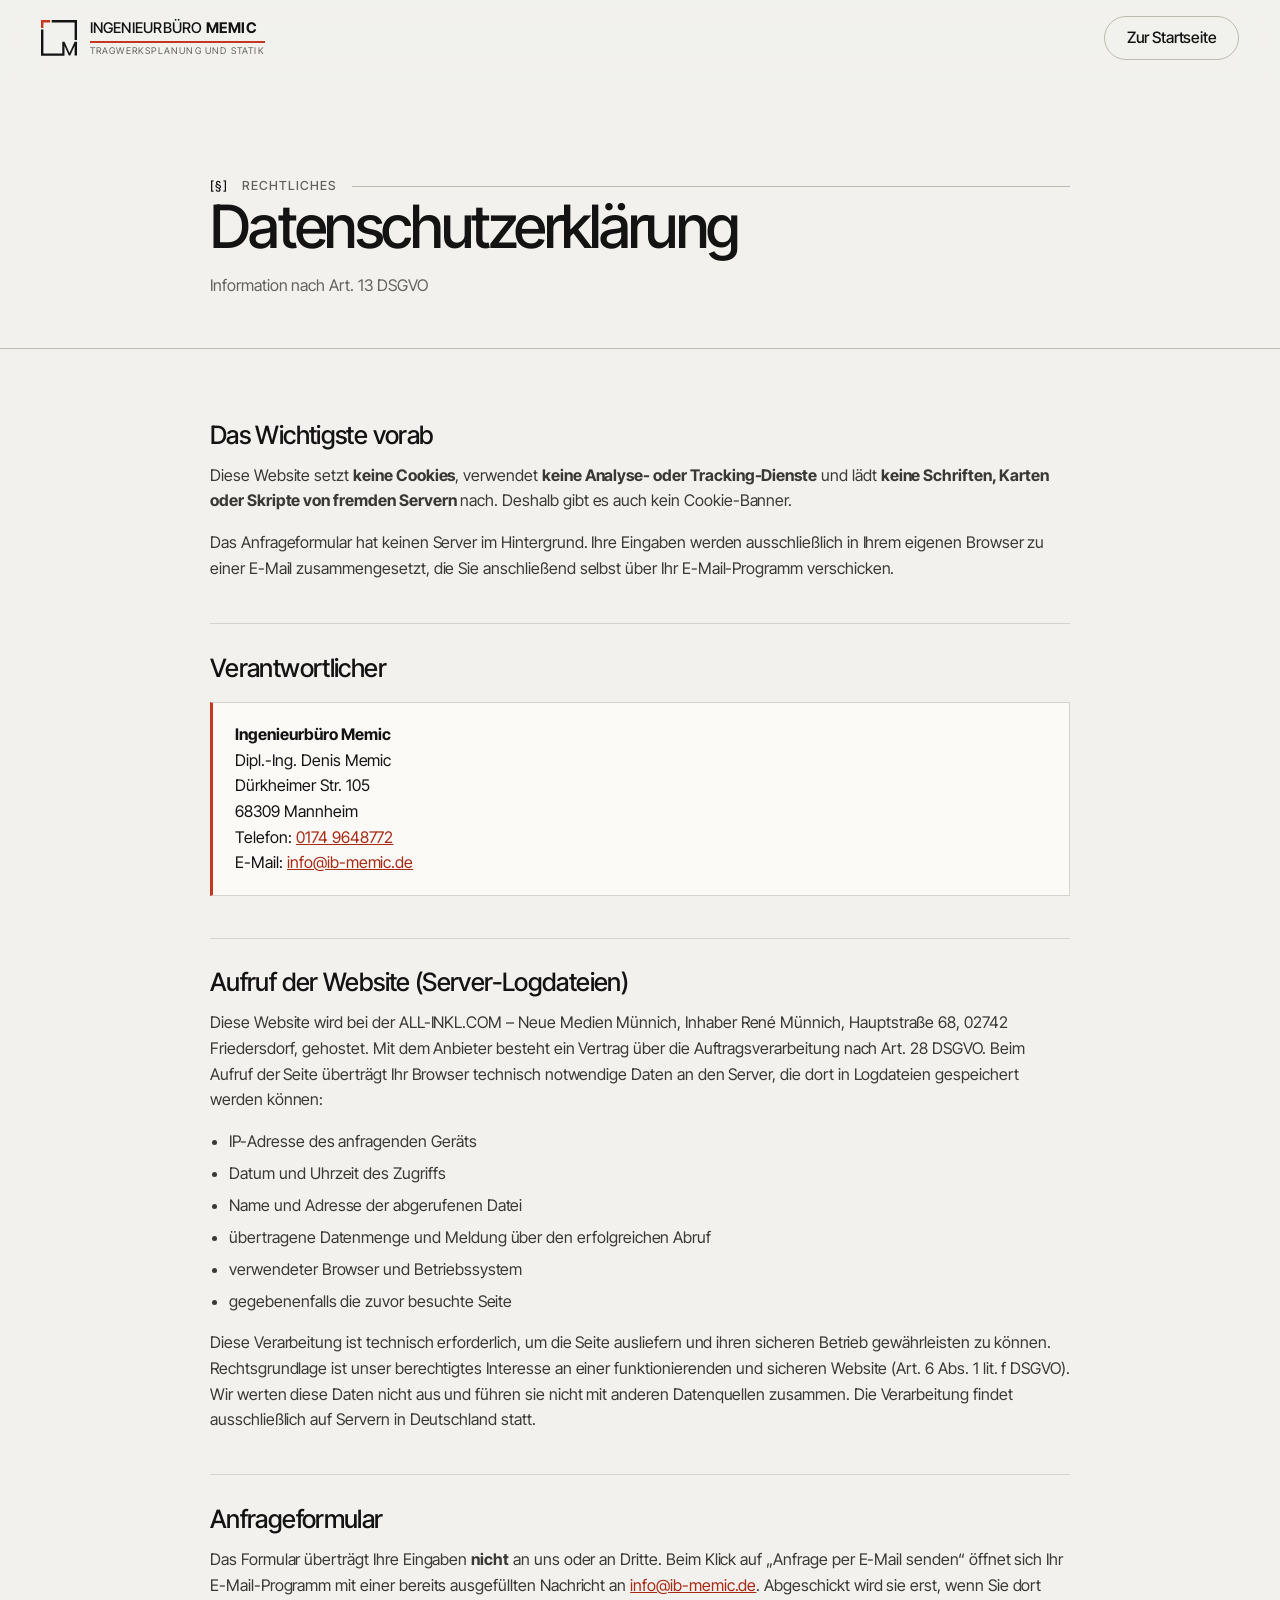
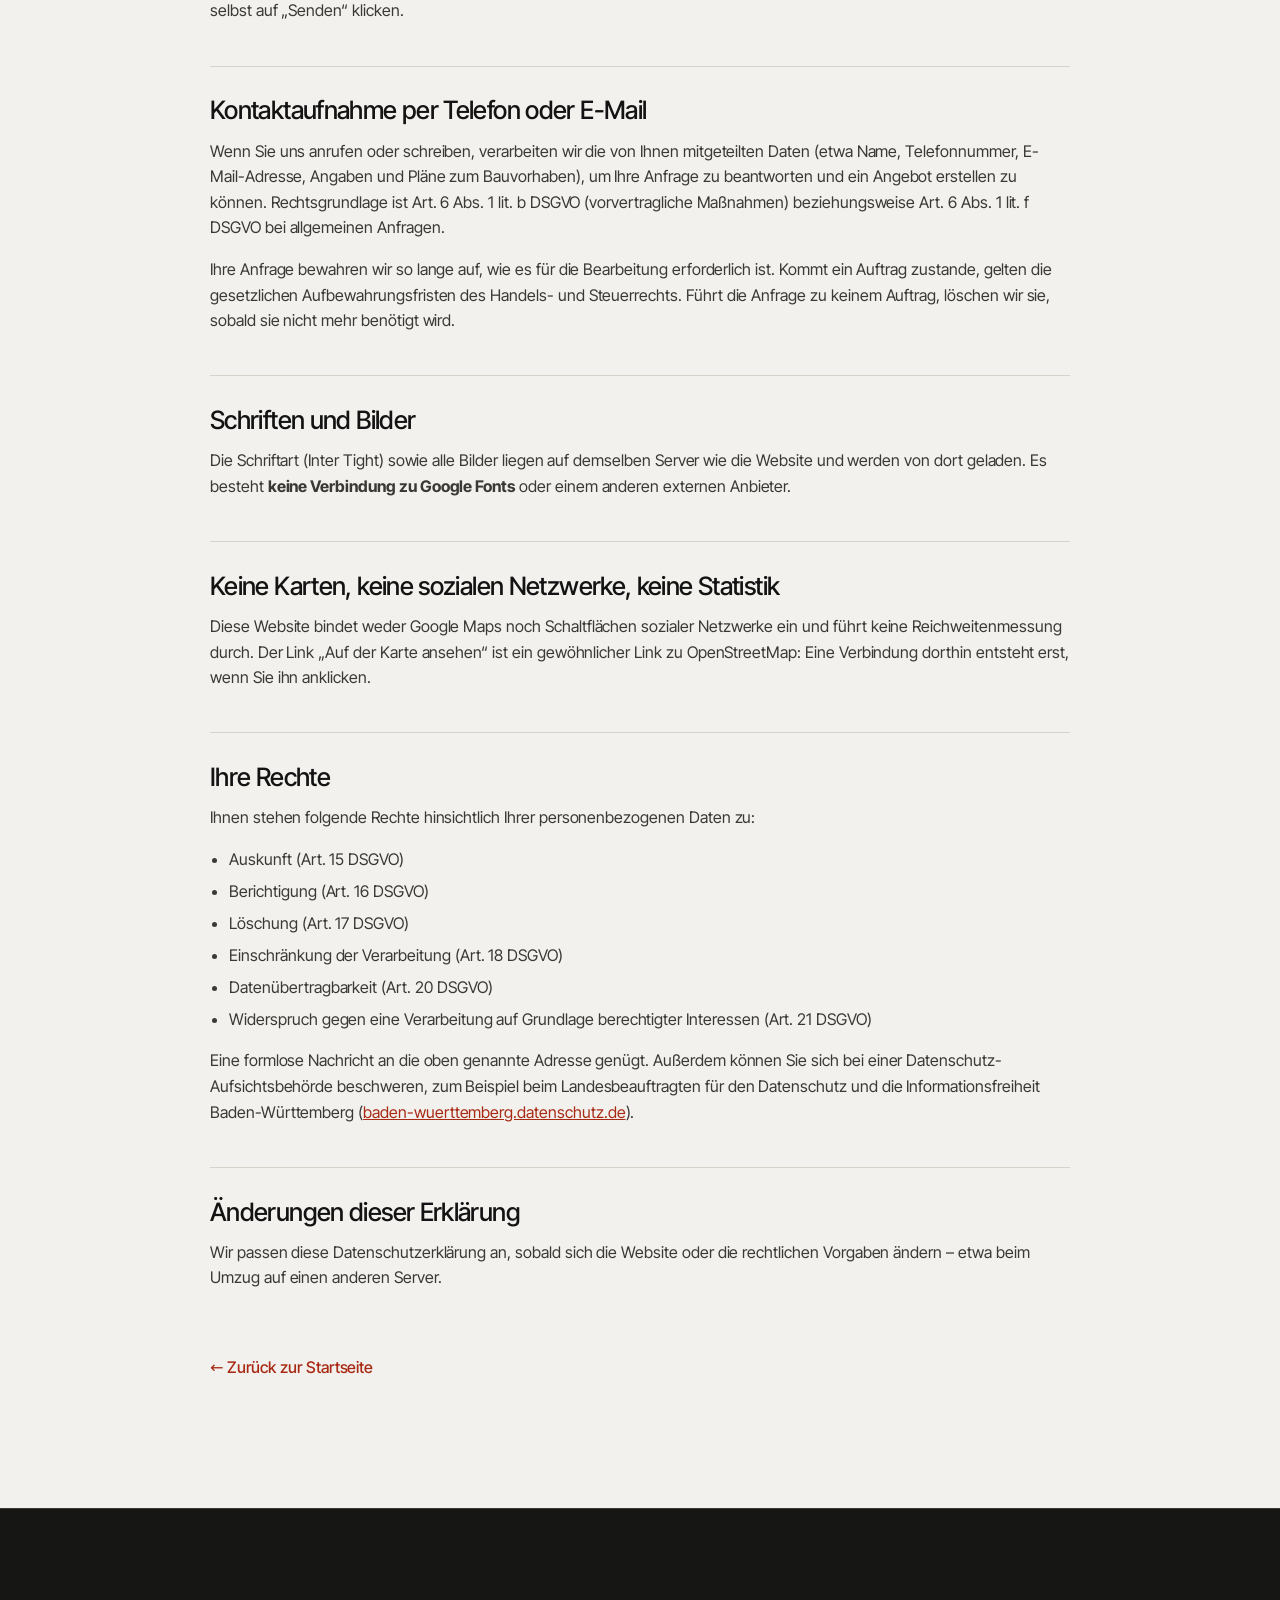
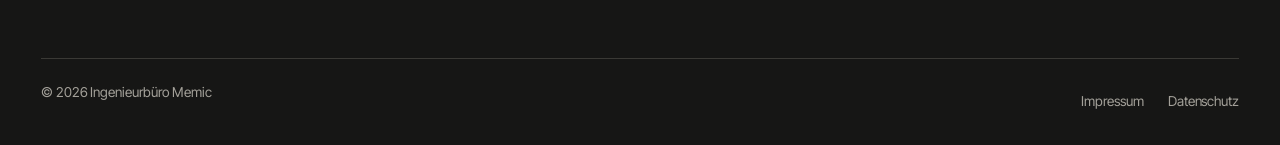
<file: datenschutz.html>
<!DOCTYPE html>
<html lang="de">
<head>
<meta charset="utf-8" />
<meta name="viewport" content="width=device-width, initial-scale=1" />
<title>Datenschutzerklärung | Ingenieurbüro Memic, Mannheim</title>
<meta name="description" content="Datenschutzerklärung des Ingenieurbüros Memic: keine Cookies, keine Tracking-Dienste, keine externen Schriften." />
<!-- TODO Bilal: Beim echten Launch auf "index, follow" zurückstellen. Siehe index.html. -->
<meta name="robots" content="noindex, nofollow" />
<link rel="canonical" href="https://www.ib-memic.de/datenschutz.html" />
<meta name="theme-color" content="#f2f1ed" />
<link rel="icon" href="favicon.svg?v=2026-10-12" type="image/svg+xml" />
<link rel="apple-touch-icon" href="apple-touch-icon.png" />
<link rel="preload" href="assets/fonts/inter-tight-latin.woff2" as="font" type="font/woff2" crossorigin />
<link rel="stylesheet" href="assets/css/style.css?v=2026-10-12-1" />
</head>
<body>

<a class="skip-link" href="#inhalt">Zum Inhalt springen</a>

<header class="kopf" id="kopf">
  <div class="shell kopf__in">
    <a class="marke-logo" href="index.html" aria-label="Ingenieurbüro Memic – zur Startseite">
      <svg viewBox="0 0 181 180" aria-hidden="true">
        <path fill="currentColor" d="M54 0H181V12H54ZM0 48H12V168H118V180H0ZM169 0H181V101H169ZM107 109H118L143.5 165.5 169 109H181V179H169V130L147 179H140L118 130V179H107Z"/>
        <path fill="#c7361f" d="M0 0H46V12H12V40H0Z"/>
      </svg>
      <span class="marke-logo__text">
        <span class="marke-logo__name">Ingenieurbüro <b>Memic</b></span>
        <span class="marke-logo__zusatz">Tragwerksplanung und Statik</span>
      </span>
    </a>
    <a class="btn btn--linie btn--ohne-pfeil kopf__zurueck" href="index.html">Zur Startseite</a>
  </div>
</header>

<div class="seitenkopf">
  <div class="shell shell--schmal">
    <p class="marke"><b>[§]</b> Rechtliches</p>
    <h1>Datenschutzerklärung</h1>
    <p>Information nach Art. 13 DSGVO</p>
  </div>
</div>

<main class="recht" id="inhalt">
  <div class="shell shell--schmal">

    <h2>Das Wichtigste vorab</h2>
    <p>
      Diese Website setzt <strong>keine Cookies</strong>, verwendet <strong>keine Analyse- oder
      Tracking-Dienste</strong> und lädt <strong>keine Schriften, Karten oder Skripte von fremden
      Servern</strong> nach. Deshalb gibt es auch kein Cookie-Banner.
    </p>
    <p>
      Das Anfrageformular hat keinen Server im Hintergrund. Ihre Eingaben werden ausschließlich in
      Ihrem eigenen Browser zu einer E-Mail zusammengesetzt, die Sie anschließend selbst über Ihr
      E-Mail-Programm verschicken.
    </p>

    <h2>Verantwortlicher</h2>
    <address>
      <strong>Ingenieurbüro Memic</strong><br />
      Dipl.-Ing. Denis Memic<br />
      Dürkheimer Str. 105<br />
      68309 Mannheim<br />
      Telefon: <a href="tel:+491749648772">0174 9648772</a><br />
      E-Mail: <a href="mailto:info@ib-memic.de">info@ib-memic.de</a>
    </address>

    <h2>Aufruf der Website (Server-Logdateien)</h2>
    <!-- TODO Bilal: Der Auftragsverarbeitungsvertrag mit ALL-INKL muss im KAS
         abgeschlossen sein, bevor die Seite live geht — der Satz unten sagt aus,
         dass es ihn gibt. -->
    <p>
      Diese Website wird bei der ALL-INKL.COM – Neue Medien Münnich, Inhaber René Münnich,
      Hauptstraße 68, 02742 Friedersdorf, gehostet. Mit dem Anbieter besteht ein Vertrag über die
      Auftragsverarbeitung nach Art. 28 DSGVO. Beim Aufruf der Seite überträgt Ihr Browser technisch
      notwendige Daten an den Server, die dort in Logdateien gespeichert werden können:
    </p>
    <ul>
      <li>IP-Adresse des anfragenden Geräts</li>
      <li>Datum und Uhrzeit des Zugriffs</li>
      <li>Name und Adresse der abgerufenen Datei</li>
      <li>übertragene Datenmenge und Meldung über den erfolgreichen Abruf</li>
      <li>verwendeter Browser und Betriebssystem</li>
      <li>gegebenenfalls die zuvor besuchte Seite</li>
    </ul>
    <p>
      Diese Verarbeitung ist technisch erforderlich, um die Seite ausliefern und ihren sicheren
      Betrieb gewährleisten zu können. Rechtsgrundlage ist unser berechtigtes Interesse an einer
      funktionierenden und sicheren Website (Art. 6 Abs. 1 lit. f DSGVO). Wir werten diese Daten
      nicht aus und führen sie nicht mit anderen Datenquellen zusammen. Die Verarbeitung findet
      ausschließlich auf Servern in Deutschland statt.
    </p>

    <h2>Anfrageformular</h2>
    <p>
      Das Formular überträgt Ihre Eingaben <strong>nicht</strong> an uns oder an Dritte. Beim Klick
      auf „Anfrage per E-Mail senden“ öffnet sich Ihr E-Mail-Programm mit einer bereits ausgefüllten
      Nachricht an <a href="mailto:info@ib-memic.de">info@ib-memic.de</a>. Abgeschickt wird sie erst,
      wenn Sie dort selbst auf „Senden“ klicken.
    </p>

    <h2>Kontaktaufnahme per Telefon oder E-Mail</h2>
    <p>
      Wenn Sie uns anrufen oder schreiben, verarbeiten wir die von Ihnen mitgeteilten Daten (etwa
      Name, Telefonnummer, E-Mail-Adresse, Angaben und Pläne zum Bauvorhaben), um Ihre Anfrage zu
      beantworten und ein Angebot erstellen zu können. Rechtsgrundlage ist Art. 6 Abs. 1 lit. b DSGVO
      (vorvertragliche Maßnahmen) beziehungsweise Art. 6 Abs. 1 lit. f DSGVO bei allgemeinen Anfragen.
    </p>
    <p>
      Ihre Anfrage bewahren wir so lange auf, wie es für die Bearbeitung erforderlich ist. Kommt ein
      Auftrag zustande, gelten die gesetzlichen Aufbewahrungsfristen des Handels- und Steuerrechts.
      Führt die Anfrage zu keinem Auftrag, löschen wir sie, sobald sie nicht mehr benötigt wird.
    </p>

    <h2>Schriften und Bilder</h2>
    <p>
      Die Schriftart (Inter Tight) sowie alle Bilder liegen auf demselben
      Server wie die Website und werden von dort geladen. Es besteht <strong>keine Verbindung zu
      Google Fonts</strong> oder einem anderen externen Anbieter.
    </p>

    <h2>Keine Karten, keine sozialen Netzwerke, keine Statistik</h2>
    <p>
      Diese Website bindet weder Google Maps noch Schaltflächen sozialer Netzwerke ein und führt
      keine Reichweitenmessung durch. Der Link „Auf der Karte ansehen“ ist ein gewöhnlicher Link zu
      OpenStreetMap: Eine Verbindung dorthin entsteht erst, wenn Sie ihn anklicken.
    </p>

    <h2>Ihre Rechte</h2>
    <p>Ihnen stehen folgende Rechte hinsichtlich Ihrer personenbezogenen Daten zu:</p>
    <ul>
      <li>Auskunft (Art. 15 DSGVO)</li>
      <li>Berichtigung (Art. 16 DSGVO)</li>
      <li>Löschung (Art. 17 DSGVO)</li>
      <li>Einschränkung der Verarbeitung (Art. 18 DSGVO)</li>
      <li>Datenübertragbarkeit (Art. 20 DSGVO)</li>
      <li>Widerspruch gegen eine Verarbeitung auf Grundlage berechtigter Interessen (Art. 21 DSGVO)</li>
    </ul>
    <p>
      Eine formlose Nachricht an die oben genannte Adresse genügt. Außerdem können Sie sich bei einer
      Datenschutz-Aufsichtsbehörde beschweren, zum Beispiel beim Landesbeauftragten für den
      Datenschutz und die Informationsfreiheit Baden-Württemberg
      (<a href="https://www.baden-wuerttemberg.datenschutz.de" target="_blank" rel="noopener">baden-wuerttemberg.datenschutz.de</a>).
    </p>

    <h2>Änderungen dieser Erklärung</h2>
    <p>
      Wir passen diese Datenschutzerklärung an, sobald sich die Website oder die rechtlichen
      Vorgaben ändern – etwa beim Umzug auf einen anderen Server.
    </p>

    <a class="zurueck" href="index.html">&larr; Zurück zur Startseite</a>
  </div>
</main>

<footer class="fuss dunkel">
  <div class="shell">
    <div class="fuss__unten">
      <span>&copy; <span id="jahr">2026</span> Ingenieurbüro Memic</span>
      <nav aria-label="Rechtliches">
        <a href="impressum.html">Impressum</a>
        <a href="datenschutz.html">Datenschutz</a>
      </nav>
    </div>
  </div>
</footer>

<script src="assets/js/main.js?v=2026-10-12-1"></script>
</body>
</html>
</file>
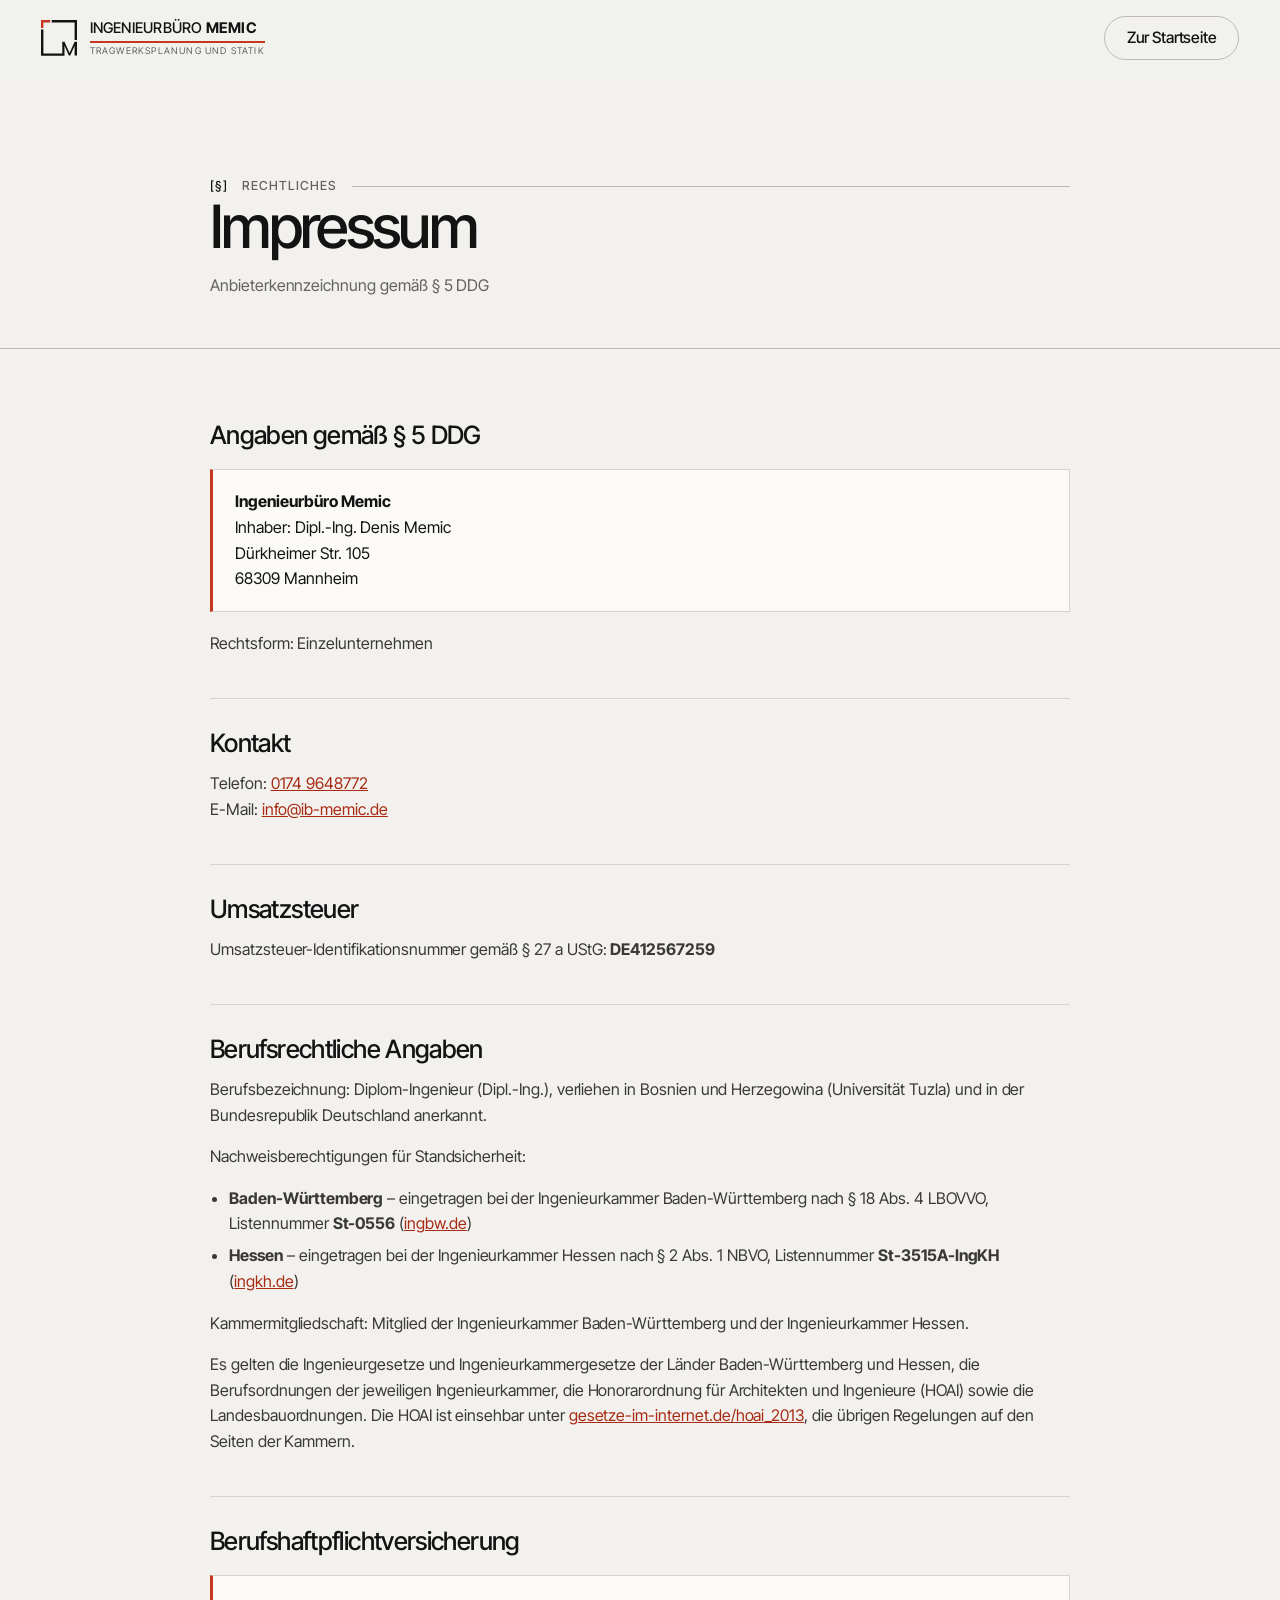
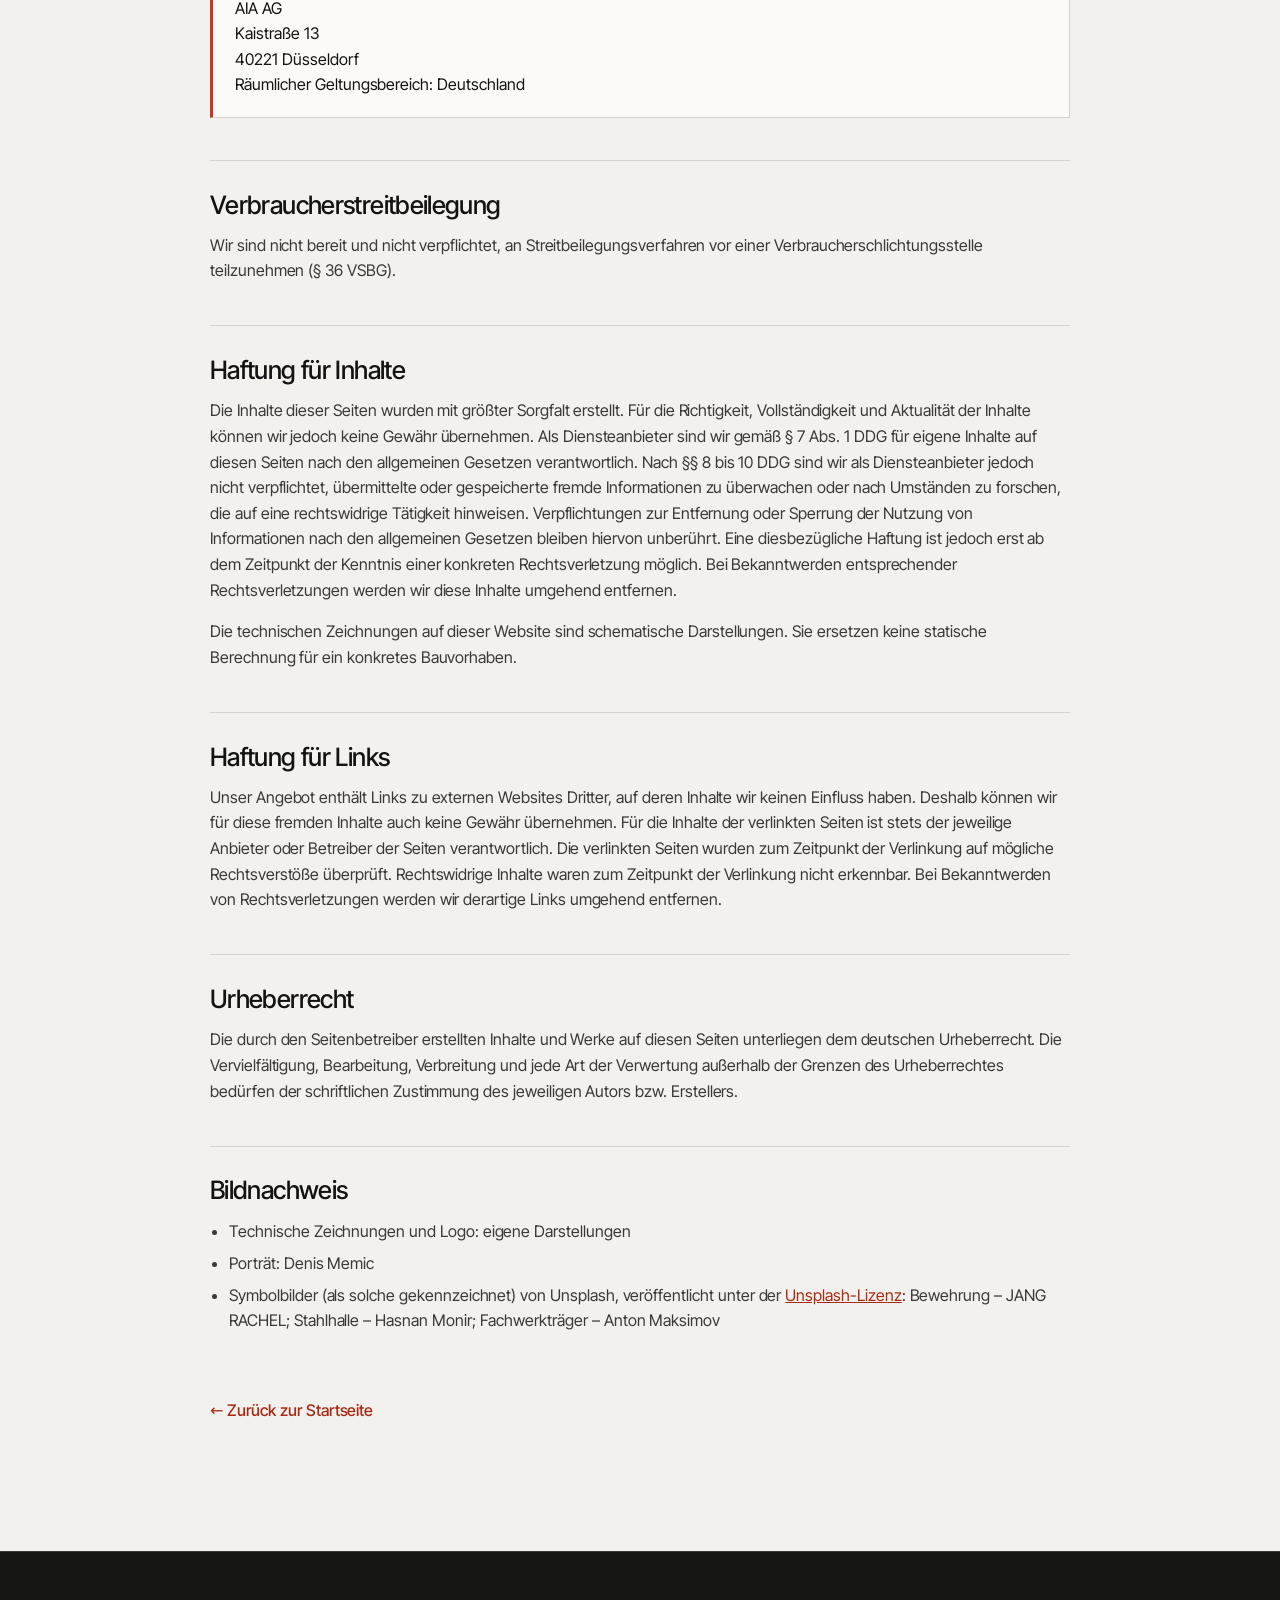
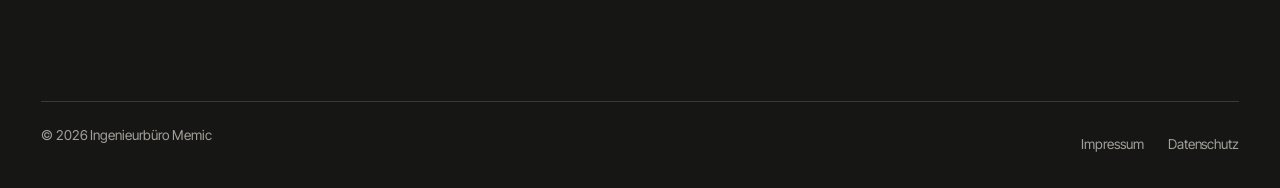
<file: impressum.html>
<!DOCTYPE html>
<html lang="de">
<head>
<meta charset="utf-8" />
<meta name="viewport" content="width=device-width, initial-scale=1" />
<title>Impressum | Ingenieurbüro Memic, Mannheim</title>
<meta name="description" content="Impressum und berufsrechtliche Angaben des Ingenieurbüros Memic, Tragwerksplanung in Mannheim." />
<!-- TODO Bilal: Beim echten Launch auf "index, follow" zurückstellen. Siehe index.html. -->
<meta name="robots" content="noindex, nofollow" />
<link rel="canonical" href="https://www.ib-memic.de/impressum.html" />
<meta name="theme-color" content="#f2f1ed" />
<link rel="icon" href="favicon.svg?v=2026-10-12" type="image/svg+xml" />
<link rel="apple-touch-icon" href="apple-touch-icon.png" />
<link rel="preload" href="assets/fonts/inter-tight-latin.woff2" as="font" type="font/woff2" crossorigin />
<link rel="stylesheet" href="assets/css/style.css?v=2026-10-12-1" />
</head>
<body>

<a class="skip-link" href="#inhalt">Zum Inhalt springen</a>

<header class="kopf" id="kopf">
  <div class="shell kopf__in">
    <a class="marke-logo" href="index.html" aria-label="Ingenieurbüro Memic – zur Startseite">
      <svg viewBox="0 0 181 180" aria-hidden="true">
        <path fill="currentColor" d="M54 0H181V12H54ZM0 48H12V168H118V180H0ZM169 0H181V101H169ZM107 109H118L143.5 165.5 169 109H181V179H169V130L147 179H140L118 130V179H107Z"/>
        <path fill="#c7361f" d="M0 0H46V12H12V40H0Z"/>
      </svg>
      <span class="marke-logo__text">
        <span class="marke-logo__name">Ingenieurbüro <b>Memic</b></span>
        <span class="marke-logo__zusatz">Tragwerksplanung und Statik</span>
      </span>
    </a>
    <a class="btn btn--linie btn--ohne-pfeil kopf__zurueck" href="index.html">Zur Startseite</a>
  </div>
</header>

<div class="seitenkopf">
  <div class="shell shell--schmal">
    <p class="marke"><b>[§]</b> Rechtliches</p>
    <h1>Impressum</h1>
    <p>Anbieterkennzeichnung gemäß § 5 DDG</p>
  </div>
</div>

<main class="recht" id="inhalt">
  <div class="shell shell--schmal">

    <!-- TODO Bilal: Vor dem Livegang mit Herrn Memic durchgehen. Offene Punkte
         sind gelb markiert. Ein unvollständiges Impressum ist abmahnfähig. -->

    <h2>Angaben gemäß § 5 DDG</h2>
    <address>
      <strong>Ingenieurbüro Memic</strong><br />
      Inhaber: Dipl.-Ing. Denis Memic<br />
      Dürkheimer Str. 105<br />
      68309 Mannheim
    </address>
    <p>
      Rechtsform: Einzelunternehmen
    </p>

    <h2>Kontakt</h2>
    <p>
      Telefon: <a href="tel:+491749648772">0174 9648772</a><br />
      E-Mail: <a href="mailto:info@ib-memic.de">info@ib-memic.de</a>
    </p>

    <h2>Umsatzsteuer</h2>
    <p>
      Umsatzsteuer-Identifikationsnummer gemäß § 27 a UStG:
      <strong>DE412567259</strong>
    </p>

    <h2>Berufsrechtliche Angaben</h2>
    <p>
      Berufsbezeichnung: Diplom-Ingenieur (Dipl.-Ing.), verliehen in Bosnien und Herzegowina
      (Universität Tuzla) und in der Bundesrepublik Deutschland anerkannt.
    </p>
    <p>Nachweisberechtigungen für Standsicherheit:</p>
    <ul>
      <li>
        <strong>Baden-Württemberg</strong> – eingetragen bei der Ingenieurkammer Baden-Württemberg
        nach § 18 Abs. 4 LBOVVO, Listennummer <strong>St-0556</strong>
        (<a href="https://www.ingbw.de" target="_blank" rel="noopener">ingbw.de</a>)
      </li>
      <li>
        <strong>Hessen</strong> – eingetragen bei der Ingenieurkammer Hessen nach § 2 Abs. 1 NBVO,
        Listennummer <strong>St-3515A-IngKH</strong>
        (<a href="https://www.ingkh.de" target="_blank" rel="noopener">ingkh.de</a>)
      </li>
    </ul>
    <p>
      Kammermitgliedschaft: Mitglied der Ingenieurkammer Baden-Württemberg und der
      Ingenieurkammer Hessen.
      <!-- TODO Bilal: Noch offen, ob eine Eintragung in Rheinland-Pfalz besteht oder
           geplant ist — Ludwigshafen liegt direkt gegenüber. -->
    </p>
    <p>
      Es gelten die Ingenieurgesetze und Ingenieurkammergesetze der Länder Baden-Württemberg und
      Hessen, die Berufsordnungen der jeweiligen Ingenieurkammer, die Honorarordnung für
      Architekten und Ingenieure (HOAI) sowie die Landesbauordnungen. Die HOAI ist einsehbar unter
      <a href="https://www.gesetze-im-internet.de/hoai_2013/" target="_blank" rel="noopener">gesetze-im-internet.de/hoai_2013</a>,
      die übrigen Regelungen auf den Seiten der Kammern.
    </p>

    <h2>Berufshaftpflichtversicherung</h2>
    <address>
      AIA AG<br />
      Kaistraße 13<br />
      40221 Düsseldorf<br />
      Räumlicher Geltungsbereich: Deutschland
    </address>

    <h2>Verbraucherstreitbeilegung</h2>
    <p>
      Wir sind nicht bereit und nicht verpflichtet, an Streitbeilegungsverfahren vor einer
      Verbraucherschlichtungsstelle teilzunehmen (§ 36 VSBG).
    </p>

    <h2>Haftung für Inhalte</h2>
    <p>
      Die Inhalte dieser Seiten wurden mit größter Sorgfalt erstellt. Für die Richtigkeit,
      Vollständigkeit und Aktualität der Inhalte können wir jedoch keine Gewähr übernehmen.
      Als Diensteanbieter sind wir gemäß § 7 Abs. 1 DDG für eigene Inhalte auf diesen Seiten nach
      den allgemeinen Gesetzen verantwortlich. Nach §§ 8 bis 10 DDG sind wir als Diensteanbieter
      jedoch nicht verpflichtet, übermittelte oder gespeicherte fremde Informationen zu überwachen
      oder nach Umständen zu forschen, die auf eine rechtswidrige Tätigkeit hinweisen.
      Verpflichtungen zur Entfernung oder Sperrung der Nutzung von Informationen nach den
      allgemeinen Gesetzen bleiben hiervon unberührt. Eine diesbezügliche Haftung ist jedoch erst
      ab dem Zeitpunkt der Kenntnis einer konkreten Rechtsverletzung möglich. Bei Bekanntwerden
      entsprechender Rechtsverletzungen werden wir diese Inhalte umgehend entfernen.
    </p>
    <p>
      Die technischen Zeichnungen auf dieser Website sind schematische Darstellungen. Sie
      ersetzen keine statische Berechnung für ein konkretes Bauvorhaben.
    </p>

    <h2>Haftung für Links</h2>
    <p>
      Unser Angebot enthält Links zu externen Websites Dritter, auf deren Inhalte wir keinen
      Einfluss haben. Deshalb können wir für diese fremden Inhalte auch keine Gewähr übernehmen.
      Für die Inhalte der verlinkten Seiten ist stets der jeweilige Anbieter oder Betreiber der
      Seiten verantwortlich. Die verlinkten Seiten wurden zum Zeitpunkt der Verlinkung auf mögliche
      Rechtsverstöße überprüft. Rechtswidrige Inhalte waren zum Zeitpunkt der Verlinkung nicht
      erkennbar. Bei Bekanntwerden von Rechtsverletzungen werden wir derartige Links umgehend entfernen.
    </p>

    <h2>Urheberrecht</h2>
    <p>
      Die durch den Seitenbetreiber erstellten Inhalte und Werke auf diesen Seiten unterliegen dem
      deutschen Urheberrecht. Die Vervielfältigung, Bearbeitung, Verbreitung und jede Art der
      Verwertung außerhalb der Grenzen des Urheberrechtes bedürfen der schriftlichen Zustimmung
      des jeweiligen Autors bzw. Erstellers.
    </p>

    <h2>Bildnachweis</h2>
    <!-- TODO Bilal: Sobald eigene Projektfotos eingesetzt sind, die Symbolbilder
         hier streichen — und die Beschriftung „Symbolbild" auf der Startseite. -->
    <ul>
      <li>Technische Zeichnungen und Logo: eigene Darstellungen</li>
      <li>Porträt: Denis Memic</li>
      <li>
        Symbolbilder (als solche gekennzeichnet) von Unsplash, veröffentlicht unter der
        <a href="https://unsplash.com/de/lizenz" target="_blank" rel="noopener">Unsplash-Lizenz</a>:
        Bewehrung – <span data-bild="ug3PIey6fI4">JANG RACHEL</span>;
        Stahlhalle – <span data-bild="7UqBA8aBf2E">Hasnan Monir</span>;
        Fachwerkträger – <span data-bild="ieFQLMfamIo">Anton Maksimov</span>
      </li>
    </ul>

    <a class="zurueck" href="index.html">&larr; Zurück zur Startseite</a>
  </div>
</main>

<footer class="fuss dunkel">
  <div class="shell">
    <div class="fuss__unten">
      <span>&copy; <span id="jahr">2026</span> Ingenieurbüro Memic</span>
      <nav aria-label="Rechtliches">
        <a href="impressum.html">Impressum</a>
        <a href="datenschutz.html">Datenschutz</a>
      </nav>
    </div>
  </div>
</footer>

<script src="assets/js/main.js?v=2026-10-12-1"></script>
</body>
</html>
</file>
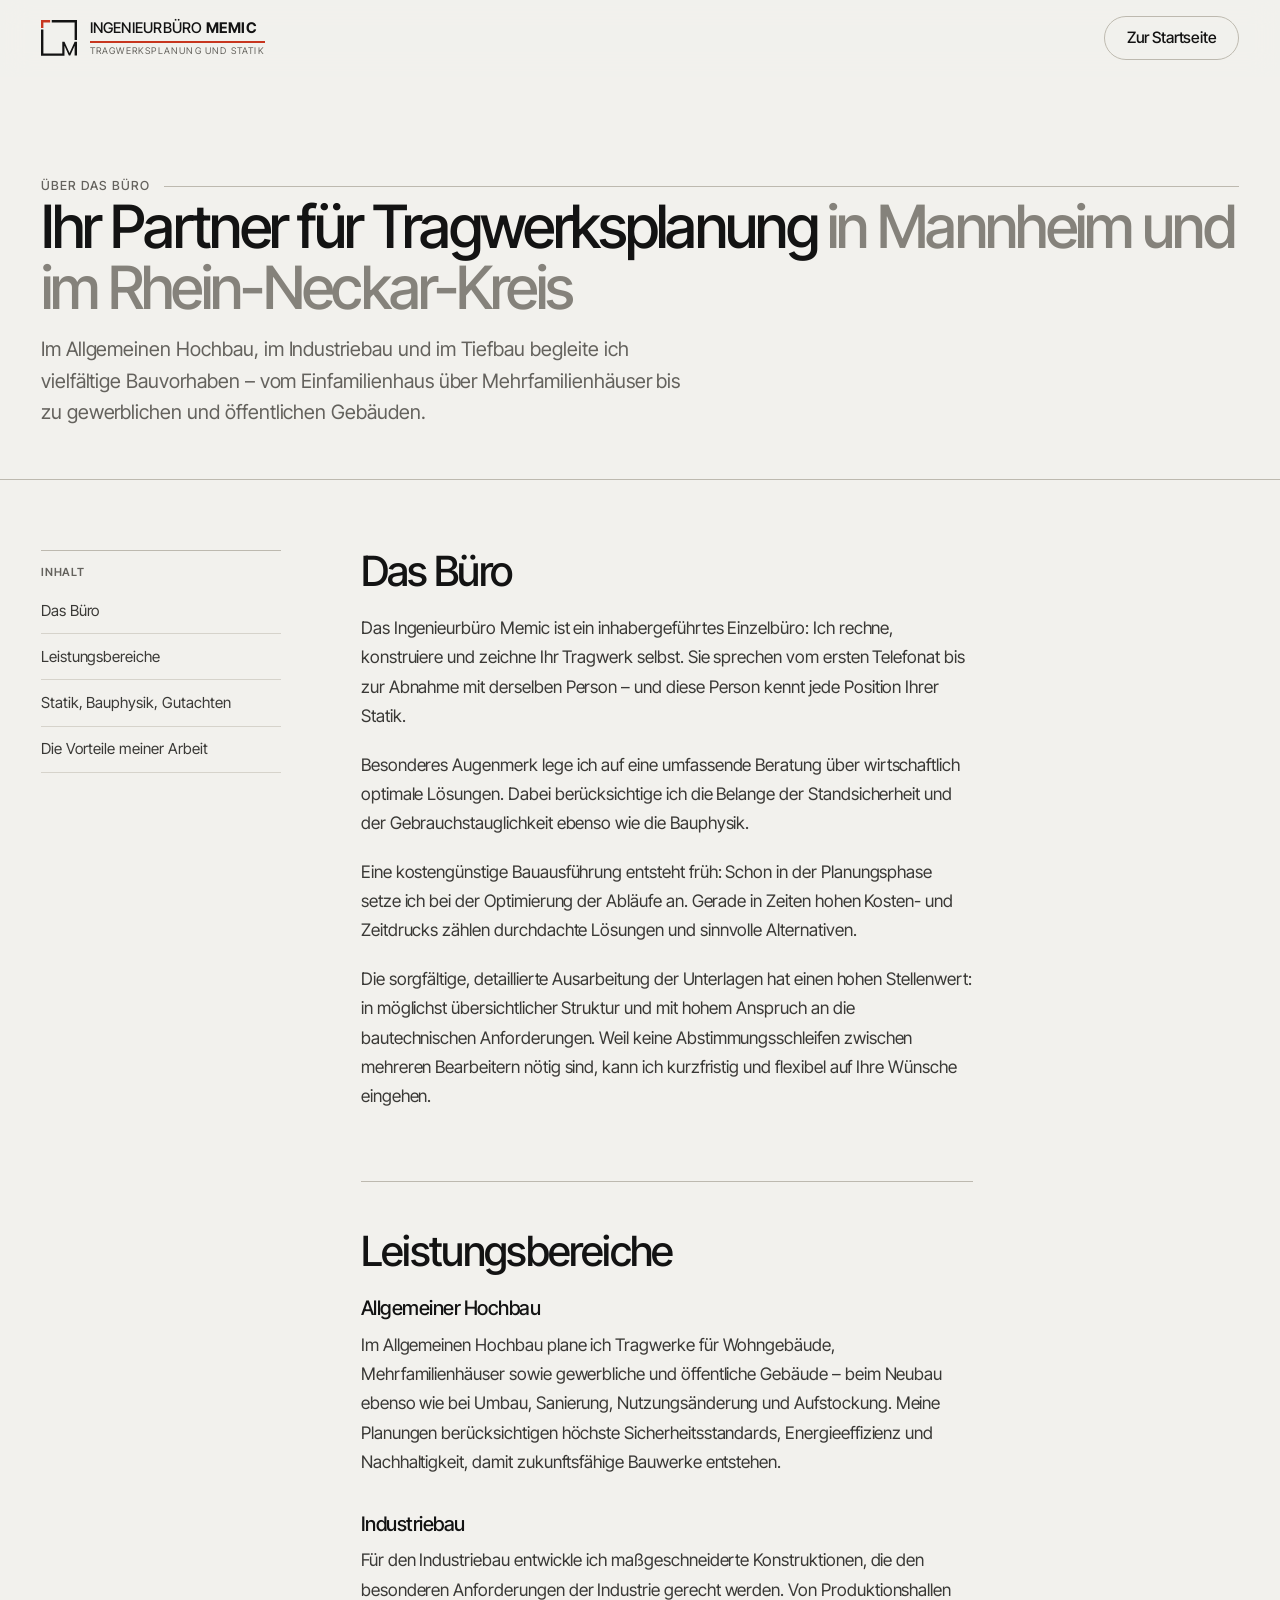
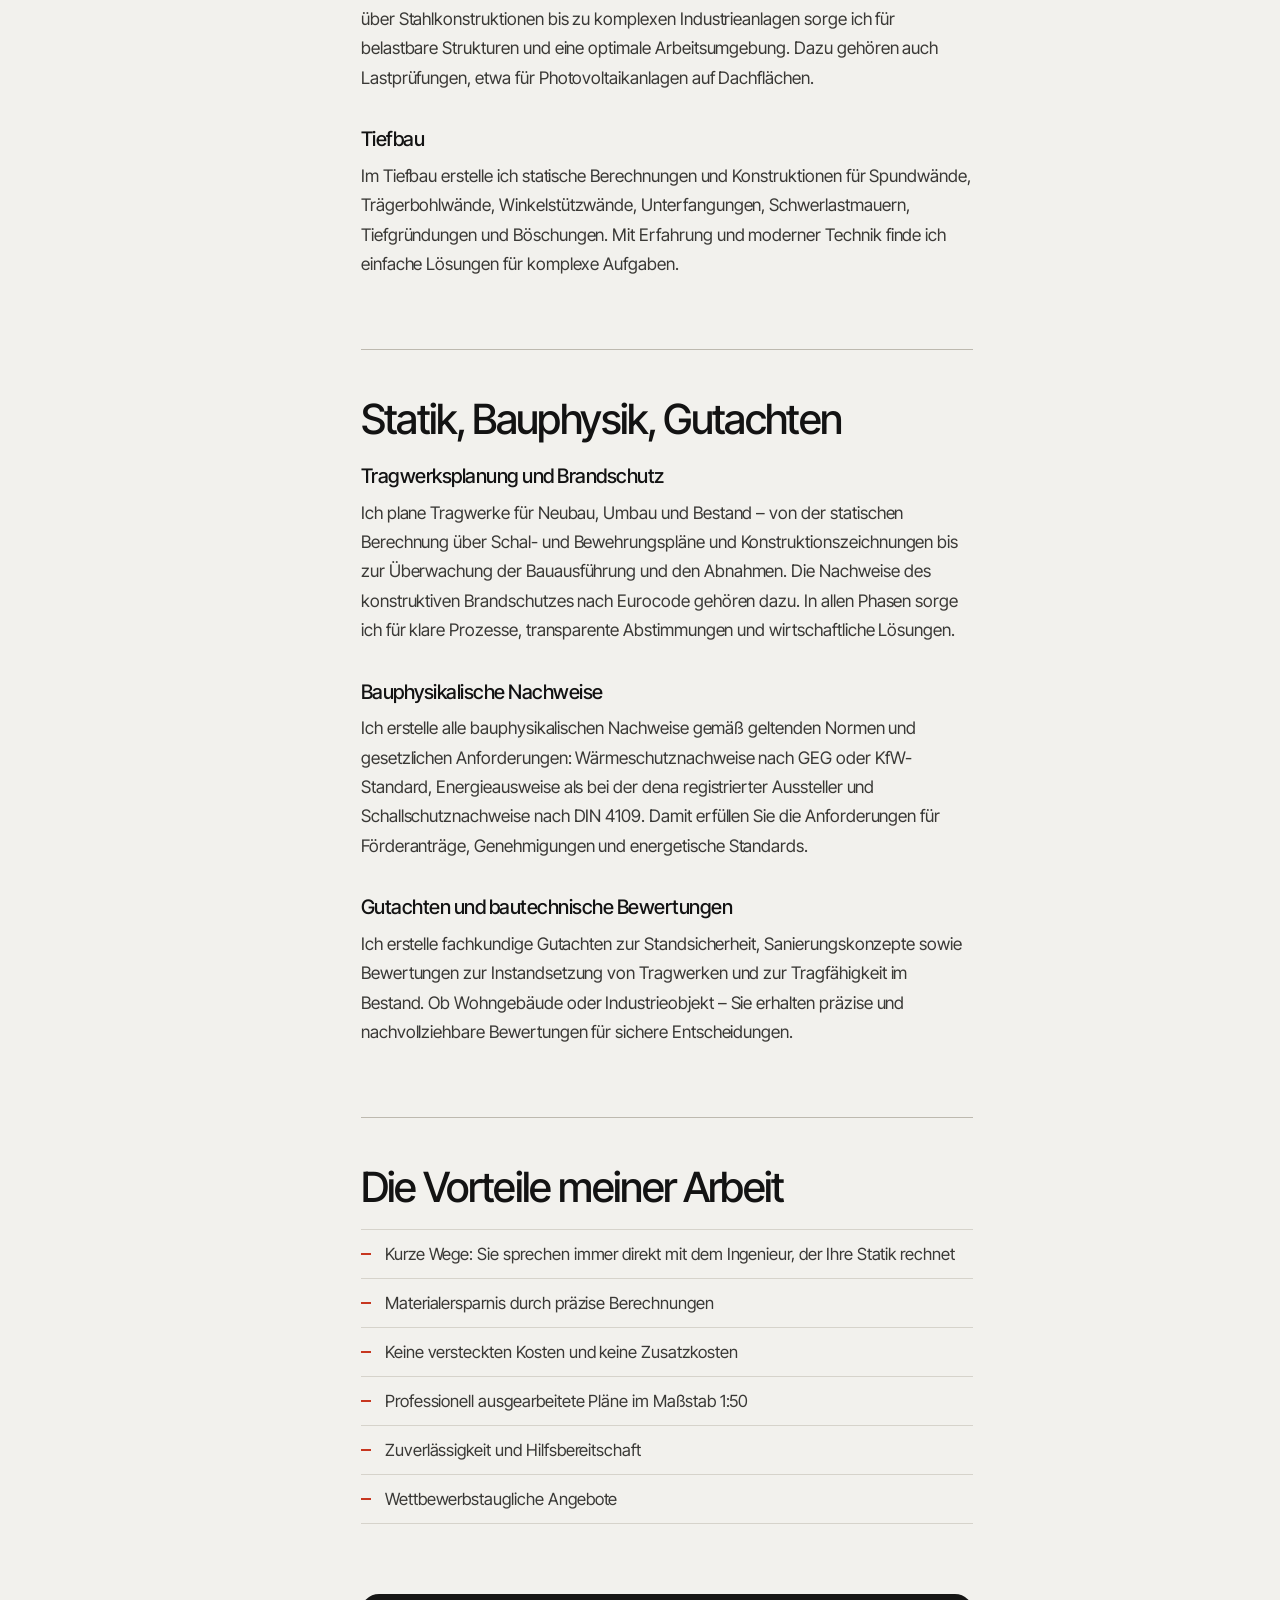
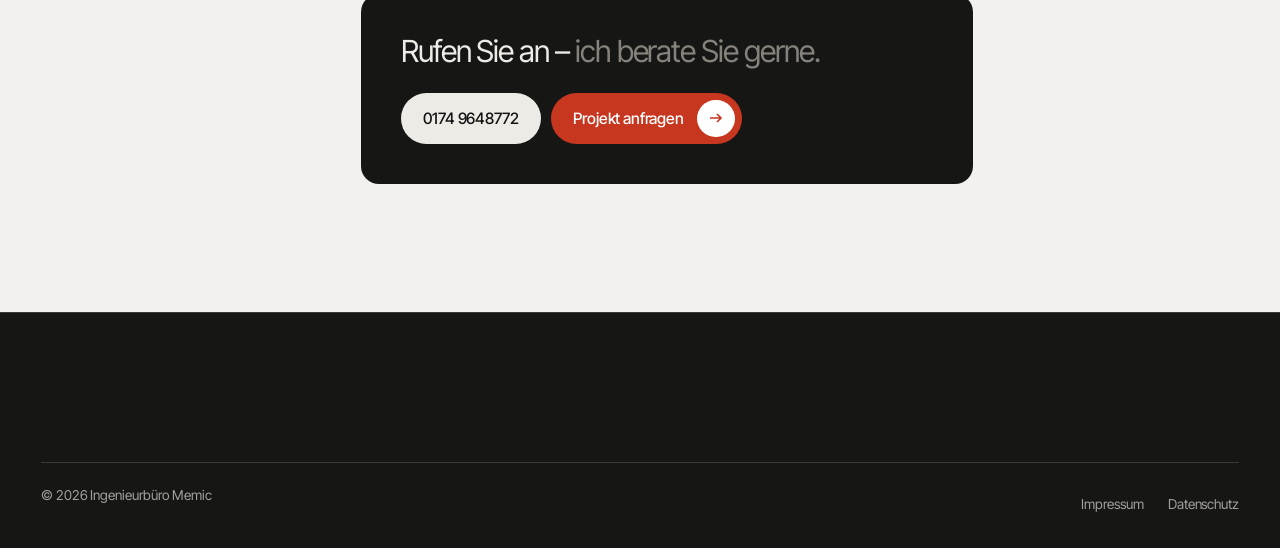
<file: ueber-uns.html>
<!DOCTYPE html>
<html lang="de">
<head>
<meta charset="utf-8" />
<meta name="viewport" content="width=device-width, initial-scale=1" />
<title>Über das Büro – Tragwerksplanung in Mannheim | Ingenieurbüro Memic</title>
<meta name="description" content="Inhabergeführtes Ingenieurbüro in Mannheim: Tragwerksplanung im Hoch-, Industrie- und Tiefbau, Bauphysik und Gutachten – direkt vom Statiker." />
<!-- TODO Bilal: Beim echten Launch auf "index, follow" zurückstellen (wie in index.html). -->
<meta name="robots" content="noindex, nofollow" />
<link rel="canonical" href="https://www.ib-memic.de/ueber-uns.html" />
<meta property="og:type" content="article" />
<meta property="og:locale" content="de_DE" />
<meta property="og:site_name" content="Ingenieurbüro Memic" />
<meta property="og:title" content="Über das Büro | Ingenieurbüro Memic, Mannheim" />
<meta property="og:description" content="Inhabergeführtes Ingenieurbüro in Mannheim: Tragwerksplanung im Hoch-, Industrie- und Tiefbau, Bauphysik und Gutachten – direkt vom Statiker." />
<!-- TODO Bilal: Nach dem Umzug og:url und og:image auf www.ib-memic.de umstellen. -->
<meta property="og:url" content="https://bilal-altu.github.io/ib-memic/ueber-uns.html" />
<meta property="og:image" content="https://bilal-altu.github.io/ib-memic/assets/img/og-bild.jpg" />
<meta name="twitter:card" content="summary_large_image" />
<meta name="theme-color" content="#f2f1ed" />
<link rel="icon" href="favicon.svg?v=2026-10-12" type="image/svg+xml" />
<link rel="apple-touch-icon" href="apple-touch-icon.png" />
<link rel="preload" href="assets/fonts/inter-tight-latin.woff2" as="font" type="font/woff2" crossorigin />
<link rel="stylesheet" href="assets/css/style.css?v=2026-10-12-1" />
</head>
<body>

<a class="skip-link" href="#inhalt">Zum Inhalt springen</a>

<header class="kopf" id="kopf">
  <div class="shell kopf__in">
    <a class="marke-logo" href="index.html" aria-label="Ingenieurbüro Memic – zur Startseite">
      <svg viewBox="0 0 181 180" aria-hidden="true">
        <path fill="currentColor" d="M54 0H181V12H54ZM0 48H12V168H118V180H0ZM169 0H181V101H169ZM107 109H118L143.5 165.5 169 109H181V179H169V130L147 179H140L118 130V179H107Z"/>
        <path fill="#c7361f" d="M0 0H46V12H12V40H0Z"/>
      </svg>
      <span class="marke-logo__text">
        <span class="marke-logo__name">Ingenieurbüro <b>Memic</b></span>
        <span class="marke-logo__zusatz">Tragwerksplanung und Statik</span>
      </span>
    </a>
    <a class="btn btn--linie btn--ohne-pfeil kopf__zurueck" href="index.html">Zur Startseite</a>
  </div>
</header>

<!-- Texte nach der bisherigen Website von Herrn Memic, sprachlich geglättet.
     Bewusst NICHT hier, weil sie auf der Startseite stehen: Werdegang,
     Nachweisberechtigungen, häufige Fragen, Stichpunktlisten der Leistungen.
     Das Büro ist ein Ein-Mann-Betrieb: Herr Memic rechnet und zeichnet selbst. Deshalb
     spricht diese Seite in der Ich-Form; die Team-Aussagen aus seinem alten Text
     sind bewusst heraus (§ 5 UWG). -->
<div class="seitenkopf">
  <div class="shell">
    <p class="marke">Über das Büro</p>
    <h1>Ihr Partner für Tragwerksplanung <span class="zweiton">in Mannheim und im Rhein-Neckar-Kreis</span></h1>
    <p class="seitenkopf__lead">Im Allgemeinen Hochbau, im Industriebau und im Tiefbau begleite ich vielfältige Bauvorhaben – vom Einfamilienhaus über Mehrfamilienhäuser bis zu gewerblichen und öffentlichen Gebäuden.</p>
  </div>
</div>

<main class="langtext" id="inhalt">
  <div class="shell langtext__raster">
    <nav class="langtext__inhalt" aria-label="Inhalt dieser Seite">
      <span class="langtext__inhalt-titel">Inhalt</span>
      <a href="#buero">Das Büro</a>
      <a href="#leistungsbereiche">Leistungsbereiche</a>
      <a href="#statik">Statik, Bauphysik, Gutachten</a>
      <a href="#vorteile">Die Vorteile meiner Arbeit</a>
    </nav>

    <article class="langtext__text">
      <section id="buero" aria-labelledby="buero-titel">
        <h2 id="buero-titel">Das Büro</h2>
        <p>Das Ingenieurbüro Memic ist ein inhabergeführtes Einzelbüro: Ich rechne, konstruiere und zeichne Ihr Tragwerk selbst. Sie sprechen vom ersten Telefonat bis zur Abnahme mit derselben Person – und diese Person kennt jede Position Ihrer Statik.</p>
        <p>Besonderes Augenmerk lege ich auf eine umfassende Beratung über wirtschaftlich optimale Lösungen. Dabei berücksichtige ich die Belange der Standsicherheit und der Gebrauchstauglichkeit ebenso wie die Bauphysik.</p>
        <p>Eine kostengünstige Bauausführung entsteht früh: Schon in der Planungsphase setze ich bei der Optimierung der Abläufe an. Gerade in Zeiten hohen Kosten- und Zeitdrucks zählen durchdachte Lösungen und sinnvolle Alternativen.</p>
        <p>Die sorgfältige, detaillierte Ausarbeitung der Unterlagen hat einen hohen Stellenwert: in möglichst übersichtlicher Struktur und mit hohem Anspruch an die bautechnischen Anforderungen. Weil keine Abstimmungsschleifen zwischen mehreren Bearbeitern nötig sind, kann ich kurzfristig und flexibel auf Ihre Wünsche eingehen.</p>
      </section>

      <section id="leistungsbereiche" aria-labelledby="leistungsbereiche-titel">
        <h2 id="leistungsbereiche-titel">Leistungsbereiche</h2>

        <h3>Allgemeiner Hochbau</h3>
        <p>Im Allgemeinen Hochbau plane ich Tragwerke für Wohngebäude, Mehrfamilienhäuser sowie gewerbliche und öffentliche Gebäude – beim Neubau ebenso wie bei Umbau, Sanierung, Nutzungsänderung und Aufstockung. Meine Planungen berücksichtigen höchste Sicherheitsstandards, Energieeffizienz und Nachhaltigkeit, damit zukunftsfähige Bauwerke entstehen.</p>

        <h3>Industriebau</h3>
        <p>Für den Industriebau entwickle ich maßgeschneiderte Konstruktionen, die den besonderen Anforderungen der Industrie gerecht werden. Von Produktionshallen über Stahlkonstruktionen bis zu komplexen Industrieanlagen sorge ich für belastbare Strukturen und eine optimale Arbeitsumgebung. Dazu gehören auch Lastprüfungen, etwa für Photovoltaikanlagen auf Dachflächen.</p>

        <h3>Tiefbau</h3>
        <p>Im Tiefbau erstelle ich statische Berechnungen und Konstruktionen für Spundwände, Trägerbohlwände, Winkelstützwände, Unterfangungen, Schwerlastmauern, Tiefgründungen und Böschungen. Mit Erfahrung und moderner Technik finde ich einfache Lösungen für komplexe Aufgaben.</p>
      </section>

      <section id="statik" aria-labelledby="statik-titel">
        <h2 id="statik-titel">Statik, Bauphysik, Gutachten</h2>

        <h3>Tragwerksplanung und Brandschutz</h3>
        <p>Ich plane Tragwerke für Neubau, Umbau und Bestand – von der statischen Berechnung über Schal- und Bewehrungspläne und Konstruktionszeichnungen bis zur Überwachung der Bauausführung und den Abnahmen. Die Nachweise des konstruktiven Brandschutzes nach Eurocode gehören dazu. In allen Phasen sorge ich für klare Prozesse, transparente Abstimmungen und wirtschaftliche Lösungen.</p>

        <h3>Bauphysikalische Nachweise</h3>
        <p>Ich erstelle alle bauphysikalischen Nachweise gemäß geltenden Normen und gesetzlichen Anforderungen: Wärmeschutznachweise nach GEG oder KfW-Standard, Energieausweise als bei der dena registrierter Aussteller und Schallschutznachweise nach DIN 4109. Damit erfüllen Sie die Anforderungen für Förderanträge, Genehmigungen und energetische Standards.</p>

        <h3>Gutachten und bautechnische Bewertungen</h3>
        <p>Ich erstelle fachkundige Gutachten zur Standsicherheit, Sanierungskonzepte sowie Bewertungen zur Instandsetzung von Tragwerken und zur Tragfähigkeit im Bestand. Ob Wohngebäude oder Industrieobjekt – Sie erhalten präzise und nachvollziehbare Bewertungen für sichere Entscheidungen.</p>
      </section>

      <section id="vorteile" aria-labelledby="vorteile-titel">
        <h2 id="vorteile-titel">Die Vorteile meiner Arbeit</h2>
        <ul>
          <li>Kurze Wege: Sie sprechen immer direkt mit dem Ingenieur, der Ihre Statik rechnet</li>
          <li>Materialersparnis durch präzise Berechnungen</li>
          <li>Keine versteckten Kosten und keine Zusatzkosten</li>
          <li>Professionell ausgearbeitete Pläne im Maßstab 1:50</li>
          <li>Zuverlässigkeit und Hilfsbereitschaft</li>
          <li>Wettbewerbstaugliche Angebote</li>
        </ul>
      </section>

      <aside class="langtext__abschluss" aria-label="Kontakt">
        <p>Rufen Sie an – <span class="zweiton">ich berate Sie gerne.</span></p>
        <div class="langtext__knoepfe">
          <a class="btn btn--hell btn--ohne-pfeil" href="tel:+491749648772">0174 9648772</a>
          <a class="btn btn--rot" href="index.html#kontakt">Projekt anfragen <span class="btn__pfeil"><svg viewBox="0 0 14 14" aria-hidden="true"><path d="M1 7h11M8 3l4 4-4 4" fill="none" stroke="currentColor" stroke-width="1.6"/></svg></span></a>
        </div>
      </aside>
    </article>
  </div>
</main>

<footer class="fuss dunkel">
  <div class="shell">
    <div class="fuss__unten">
      <span>&copy; <span id="jahr">2026</span> Ingenieurbüro Memic</span>
      <nav aria-label="Rechtliches">
        <a href="impressum.html">Impressum</a>
        <a href="datenschutz.html">Datenschutz</a>
      </nav>
    </div>
  </div>
</footer>

<script src="assets/js/main.js?v=2026-10-12-1"></script>
</body>
</html>
</file>
<file: assets/css/style.css>
/* =========================================================
   Ingenieurbüro Memic
   Farbwelt „Rotstift": Die Seite sieht aus wie ein sauberer
   Ausführungsplan — Papier, Tusche, feine Linien. Das einzige Rot
   ist der Rotstift des Statikers: Bemaßung, Lasten, Momentenlinie,
   ein Wort in der Überschrift, der Hover auf Knöpfen.
   ========================================================= */

/* Schriften lokal, keine Verbindung zu Google (LG München I,
   Urteil vom 20.01.2022). Inter Tight steht unter der SIL Open Font License 1.1. */
@font-face {
  font-family: "Inter Tight";
  src: url("../fonts/inter-tight-latin.woff2") format("woff2");
  font-weight: 100 900;
  font-style: normal;
  font-display: swap;
  unicode-range: U+0000-00FF, U+0131, U+0152-0153, U+02BB-02BC, U+02C6, U+02DA, U+02DC,
    U+0304, U+0308, U+0329, U+2000-206F, U+20AC, U+2122, U+2191, U+2193, U+2212, U+2215, U+FEFF, U+FFFD;
}
/* Nur für Sonderzeichen wie das č in Gračanica — lädt der Browser
   erst, wenn so ein Zeichen tatsächlich auf der Seite steht. */
/* Aus der vollen latin-ext-Datei (88 KB) auf die Zeichen verkleinert, die hier
   wirklich vorkommen: die bosnisch-kroatischen Buchstaben in Namen wie Gračanica.
   Neu bauen mit  Desktop/Memic/schrift-subset.mjs  (npm-Paket subset-font). */
@font-face {
  font-family: "Inter Tight";
  src: url("../fonts/inter-tight-ext-teil.woff2") format("woff2");
  font-weight: 100 900;
  font-style: normal;
  font-display: swap;
  unicode-range: U+0106-0107, U+010C-010D, U+0110-0111, U+0160-0161, U+017D-017E;
}

:root {
  /* Papier & Tusche */
  --papier: #f2f1ed;
  --papier-2: #e8e6e0;
  --weiss: #fbfaf7;
  --tusche: #131313;
  --tusche-2: #3a3936;
  --grau: #64625d;        /* Fließtext zweitrangig: 5,4:1 auf --papier (AA) */
  --grau-2: #85827b;      /* nur große Schrift ab 24 px: 3,4:1 (AA groß) */
  --linie: #d6d3cb;
  --linie-2: #bdb9af;
  --schnitt: #dcd9d1;     /* geschnittene Bauteile in den Zeichnungen */

  /* Dunkle Blöcke */
  --beton: #161615;
  --beton-2: #22211f;
  --auf-beton: #ecebe6;
  --auf-beton-grau: #a3a099; /* 7:1 auf --beton */
  --linie-dunkel: #3a3935;

  /* Rotstift */
  --rot: #c7361f;         /* 4,7:1 auf --papier — für Grafik und große Schrift */
  --rot-text: #bb3019;    /* 4,7:1 auch auf dem grauen --papier-2, für kleine rote Schrift */
  --rot-dunkel: #a82a15;
  --rot-hell: #ef6a52;    /* für Schrift auf --beton: 5,3:1 */
  --rot-zart: rgba(199, 54, 31, .12);

  --sans: "Inter Tight", ui-sans-serif, system-ui, "Segoe UI", Roboto, Arial, sans-serif;
  /* Technische Beschriftung: dieselbe Grotesk wie der Text, aber mit
     Tabellenziffern. Die frühere Schreibmaschinenschrift wirkte klein grob. */
  --etikett: "Inter Tight", ui-sans-serif, system-ui, "Segoe UI", Roboto, Arial, sans-serif;

  --h1: clamp(2.7rem, 1.2rem + 5.6vw, 6.6rem);
  --h2: clamp(2.05rem, 1.25rem + 3.1vw, 4.1rem);
  --h3: clamp(1.3rem, 1.12rem + .75vw, 1.8rem);
  --gross: clamp(1.55rem, .95rem + 2.5vw, 3.25rem);
  --lead: clamp(1.06rem, 1rem + .3vw, 1.25rem);

  --shell: 1320px;
  --pad-x: clamp(1.15rem, .55rem + 2.5vw, 2.75rem);
  --sec-y: clamp(4.5rem, 2.8rem + 6.5vw, 9.5rem);
  --kopf-h: 76px;
  --ease: cubic-bezier(.22, .61, .36, 1);
  --ease-zeichnen: cubic-bezier(.65, 0, .35, 1);
}

/* ---------------------------------------------------------
   Grundlagen
   --------------------------------------------------------- */
*, *::before, *::after { box-sizing: border-box; }

html {
  -webkit-text-size-adjust: 100%;
  text-size-adjust: 100%;
  scroll-behavior: smooth;
  scroll-padding-top: calc(var(--kopf-h) + 12px);
}

body {
  margin: 0;
  background: var(--papier);
  color: var(--tusche);
  font-family: var(--sans);
  font-size: 1rem;
  line-height: 1.6;
  letter-spacing: -.003em;
  font-feature-settings: "ss01", "cv11";
  -webkit-font-smoothing: antialiased;
  -moz-osx-font-smoothing: grayscale;
  text-rendering: optimizeLegibility;
  overflow-x: clip;
}

img, svg, video, picture { display: block; max-width: 100%; }
img { height: auto; }
a { color: inherit; }
button, input, select, textarea { font: inherit; color: inherit; }
h1, h2, h3, h4 { margin: 0; font-weight: 500; letter-spacing: -.035em; line-height: 1.02; }
p { margin: 0 0 1em; }
ul, ol { margin: 0; padding: 0; }
address { font-style: normal; }
::selection { background: var(--rot); color: #fff; }

:focus-visible {
  outline: 2px solid var(--rot);
  outline-offset: 3px;
  border-radius: 2px;
}

.shell {
  width: 100%;
  max-width: calc(var(--shell) + 2 * var(--pad-x));
  margin-inline: auto;
  padding-inline: var(--pad-x);
}
.shell--schmal { max-width: calc(860px + 2 * var(--pad-x)); }

.skip-link {
  position: absolute;
  left: -9999px;
  top: 0;
  z-index: 999;
  background: var(--tusche);
  color: var(--papier);
  padding: .8rem 1.2rem;
  font-weight: 600;
}
.skip-link:focus { left: 0; }

.sr-only {
  position: absolute;
  width: 1px;
  height: 1px;
  margin: -1px;
  padding: 0;
  overflow: hidden;
  clip: rect(0 0 0 0);
  white-space: nowrap;
  border: 0;
}

.etikett {
  font-family: var(--etikett);
  font-size: .8125rem;
  letter-spacing: 0;
  font-variant-numeric: tabular-nums;
}
.rot { color: var(--rot); }

/* Abschnittsmarke wie ein Planstempel: [01] Leistungen ———— */
.marke {
  display: flex;
  align-items: center;
  gap: .9rem;
  margin: 0 0 clamp(2rem, 1.4rem + 2vw, 3.5rem);
  font-family: var(--etikett);
  font-size: .78rem;
  font-weight: 500;
  letter-spacing: .08em;
  text-transform: uppercase;
  color: var(--grau);
}
.marke b { color: var(--tusche); font-weight: 500; }
.marke::after {
  content: "";
  flex: 1;
  height: 1px;
  background: var(--linie-2);
}
.dunkel .marke { color: var(--auf-beton-grau); }
.dunkel .marke b { color: var(--auf-beton); }
.dunkel .marke::after { background: var(--linie-dunkel); }

.zweiton { color: var(--grau-2); }
.dunkel .zweiton { color: var(--auf-beton-grau); }

/* ---------------------------------------------------------
   Knöpfe — Pille mit Pfeilkreis
   --------------------------------------------------------- */
.btn {
  --btn-bg: var(--tusche);
  --btn-fg: var(--papier);
  --btn-kreis: var(--papier);
  --btn-pfeil: var(--tusche);
  display: inline-flex;
  align-items: center;
  gap: .85rem;
  min-height: 3.1rem;
  padding: .35rem .4rem .35rem 1.35rem;
  border: 1px solid transparent;
  border-radius: 999px;
  background: var(--btn-bg);
  color: var(--btn-fg);
  font-size: .98rem;
  font-weight: 500;
  letter-spacing: -.01em;
  text-decoration: none;
  white-space: nowrap;
  cursor: pointer;
  transition: background-color .25s var(--ease), color .25s var(--ease), border-color .25s var(--ease);
}
.btn__pfeil {
  display: grid;
  place-items: center;
  width: 2.35rem;
  height: 2.35rem;
  border-radius: 50%;
  background: var(--btn-kreis);
  color: var(--btn-pfeil);
  transition: transform .35s var(--ease), background-color .25s, color .25s;
}
.btn__pfeil svg { width: 14px; height: 14px; }
.btn:hover { --btn-bg: var(--rot); --btn-fg: #fff; --btn-kreis: #fff; --btn-pfeil: var(--rot); }
.btn:hover .btn__pfeil { transform: translateX(3px) rotate(-45deg); }

.btn--linie {
  --btn-bg: transparent;
  --btn-fg: var(--tusche);
  --btn-kreis: var(--tusche);
  --btn-pfeil: var(--papier);
  border-color: var(--linie-2);
}
.btn--linie:hover { --btn-bg: var(--tusche); --btn-fg: var(--papier); --btn-kreis: var(--papier); --btn-pfeil: var(--tusche); border-color: var(--tusche); }

.btn--hell { --btn-bg: var(--auf-beton); --btn-fg: var(--tusche); --btn-kreis: var(--tusche); --btn-pfeil: var(--auf-beton); }
.btn--ohne-pfeil { padding-right: 1.35rem; }

/* ---------------------------------------------------------
   Kopfleiste
   --------------------------------------------------------- */
.kopf {
  position: sticky;
  top: 0;
  z-index: 50;
  background: rgba(242, 241, 237, .86);
  -webkit-backdrop-filter: saturate(1.2) blur(14px);
  backdrop-filter: saturate(1.2) blur(14px);
  border-bottom: 1px solid transparent;
  transition: border-color .3s var(--ease);
}
.kopf.is-stuck { border-bottom-color: var(--linie); }
.kopf__in {
  display: flex;
  align-items: center;
  gap: clamp(1rem, .5rem + 2vw, 2.5rem);
  min-height: 76px;
}

.marke-logo {
  display: inline-flex;
  align-items: center;
  gap: .8rem;
  text-decoration: none;
  flex-shrink: 0;
}
.marke-logo svg { width: 36px; height: auto; }
.marke-logo__text { display: grid; line-height: 1.15; }
/* Schriftzug wie auf dem Logo: Versalien, MEMIC fett, rote Linie, gesperrte Unterzeile. */
.marke-logo__name { font-weight: 500; font-size: .92rem; letter-spacing: .015em; text-transform: uppercase; }
.marke-logo__name b { font-weight: 700; }
.marke-logo__zusatz {
  position: relative;
  margin-top: .28rem;
  padding-top: .3rem;
  font-size: .575rem;
  letter-spacing: .13em;
  text-transform: uppercase;
  color: var(--grau);
}
.marke-logo__zusatz::before {
  content: "";
  position: absolute;
  inset: 0 0 auto;
  height: 2px;
  background: var(--rot);
}

.nav { margin-left: auto; }
.nav__liste {
  display: flex;
  align-items: center;
  gap: clamp(.9rem, .3rem + 1.4vw, 2rem);
  list-style: none;
}
.nav__liste a {
  position: relative;
  display: inline-block;
  padding: .5rem 0;
  font-size: .95rem;
  white-space: nowrap;   /* „Das Büro" sonst zweizeilig, sobald es eng wird */
  text-decoration: none;
  color: var(--tusche-2);
}
.nav__liste a::after {
  content: "";
  position: absolute;
  left: 0;
  right: 0;
  bottom: .25rem;
  height: 1.5px;
  background: var(--rot);
  transform: scaleX(0);
  transform-origin: left;
  transition: transform .35s var(--ease);
}
.nav__liste a:hover, .nav__liste a.is-active { color: var(--tusche); }
.nav__liste a:hover::after, .nav__liste a.is-active::after { transform: scaleX(1); }

/* Die Nummer als rote Pille, gebaut wie „Anfrage": Symbol im weißen Kreis
   (Bilal, 14.09.2026 — Variante B aus drei Entwürfen, gegen Umriss und
   Umriss mit rotem Kreis). */
.kopf__tel {
  display: inline-flex;
  align-items: center;
  gap: .65rem;
  min-height: 2.75rem;
  padding: .35rem 1.25rem .35rem .4rem;
  border-radius: 999px;
  background: var(--rot);
  color: #fff;
  font-family: var(--etikett);
  font-size: .95rem;
  font-weight: 500;
  font-variant-numeric: tabular-nums;
  text-decoration: none;
  white-space: nowrap;
  transition: background-color .25s var(--ease), color .25s var(--ease);
}
.kopf__tel svg {
  /* Ohne das drückt die enge Kopfleiste knapp über 1080 px den Kreis zum Oval. */
  flex-shrink: 0;
  box-sizing: content-box;
  width: 15px;
  height: 15px;
  padding: .53rem;
  border-radius: 50%;
  background: #fff;
  color: var(--rot);
  transition: background-color .25s, color .25s;
}
/* Beim Überfahren schwarz wie die roten Knöpfe im Formular. */
.kopf__tel:hover { background: var(--tusche); color: var(--papier); }
.kopf__tel:hover svg { background: var(--papier); color: var(--tusche); }
.kopf .btn { min-height: 2.75rem; }
.kopf .btn__pfeil { width: 2rem; height: 2rem; }
/* Die rote Nummernpille ist 56 px breiter als die frühere Textnummer. Knapp
   über 1080 px lief die Kopfleiste damit 6 px über den Rand, und das Menü
   wurde gestaucht — dort rücken Logo, Menü, Nummer und Anfrage enger.
   Allein das ließ bei 1081 px keinen Pixel Luft; Safari (iPads quer:
   1133–1194 px) setzt Schrift etwas breiter, daher auch die Menüpunkte. */
/* Sieben Menüpunkte passen zwischen 901 und 1240 px nur mit engeren Abständen
   in eine Zeile — darunter übernimmt das Burger-Menü, darüber ist Platz genug.
   Das Menü darf nie umbrechen, sonst wächst die Kopfleiste auf zwei Zeilen. */
.nav__liste { flex-wrap: nowrap; }
@media (min-width: 901px) and (max-width: 1240px) {
  .nav__liste { gap: .85rem; }
  .nav__liste a { font-size: .9rem; }
}
@media (min-width: 1081px) and (max-width: 1240px) {
  .kopf__in { gap: 1rem; }
}

.burger {
  display: none;
  width: 46px;
  height: 46px;
  margin-left: auto;
  padding: 0;
  border: 1px solid var(--linie-2);
  border-radius: 50%;
  background: transparent;
  cursor: pointer;
}
.burger span {
  display: block;
  width: 18px;
  height: 1.5px;
  margin: 5px auto;
  background: var(--tusche);
  transition: transform .3s var(--ease), opacity .2s;
}
.burger[aria-expanded="true"] span:nth-child(1) { transform: translateY(3.25px) rotate(45deg); }
.burger[aria-expanded="true"] span:nth-child(2) { transform: translateY(-3.25px) rotate(-45deg); }

@media (max-width: 1080px) {
  .kopf__tel { display: none; }
}

@media (max-width: 900px) {
  /* Kein backdrop-filter am Handy: Er macht die Kopfleiste zum Bezugsrahmen
     für position: fixed — das Menü wäre dann nur so hoch wie die Leiste
     selbst und damit unsichtbar. */
  .kopf { background: var(--papier); -webkit-backdrop-filter: none; backdrop-filter: none; }
  .burger { display: block; }
  .kopf .kopf__cta { display: none; }
  .nav {
    position: fixed;
    inset: var(--kopf-h) 0 0 0;
    z-index: 49;
    margin: 0;
    padding: 1.5rem var(--pad-x) 2rem;
    background: var(--papier);
    border-top: 1px solid var(--linie);
    display: flex;
    flex-direction: column;
    justify-content: space-between;
    overflow-y: auto;
    visibility: hidden;
    opacity: 0;
    transform: translateY(-8px);
    transition: opacity .3s var(--ease), transform .3s var(--ease), visibility 0s .3s;
  }
  .nav.is-open {
    visibility: visible;
    opacity: 1;
    transform: none;
    transition: opacity .3s var(--ease), transform .3s var(--ease);
  }
  .nav__liste { flex-direction: column; align-items: stretch; gap: 0; }
  .nav__liste li { border-bottom: 1px solid var(--linie); }
  .nav__liste a {
    display: flex;
    align-items: baseline;
    gap: 1rem;
    padding: 1rem 0;
    font-size: clamp(1.7rem, 1.2rem + 3vw, 2.4rem);
    letter-spacing: -.03em;
    color: var(--tusche);
  }
  .nav__liste a::after { display: none; }
  .nav__fuss { display: grid; gap: .8rem; margin-top: 2rem; }
  body.nav-open { overflow: hidden; }
}
@media (min-width: 901px) {
  .nav__fuss { display: none; }
}

/* ---------------------------------------------------------
   Zeichnungen — gemeinsame Regeln
   Linienstärken wie im Plan: fein / mittel / breit. Mit
   non-scaling-stroke bleiben sie in jeder Größe gleich dick.
   --------------------------------------------------------- */
.zeichnung { width: 100%; height: auto; overflow: visible; }
.zeichnung * { vector-effect: non-scaling-stroke; }
.zeichnung .s, .zeichnung .f { fill: none; stroke: var(--tusche); stroke-width: 1.2; stroke-linecap: butt; stroke-linejoin: miter; }
.zeichnung .d0 { stroke: var(--grau-2); stroke-width: .6; }
.zeichnung .d1 { stroke: var(--tusche-2); stroke-width: .9; }
.zeichnung .d2 { stroke-width: 1.5; }
.zeichnung .d3 { stroke-width: 2.4; }
.zeichnung .schnitt { fill: var(--schnitt); }
.zeichnung .voll { fill: var(--tusche); stroke: none; }
.zeichnung .achse { stroke: var(--grau-2); stroke-width: .7; stroke-dasharray: 16 4 2 4; }
.zeichnung .rs { stroke: var(--rot); }
.zeichnung .rf { fill: var(--rot); stroke: none; }
.zeichnung .rflaeche { fill: var(--rot-zart); stroke: var(--rot); stroke-width: 1.2; }
.zeichnung .erde { stroke: var(--grau-2); stroke-width: .7; }
.zeichnung text {
  font-family: var(--etikett);
  font-size: 12px;
  fill: var(--grau);
  stroke: none;
  letter-spacing: 0;
  font-variant-numeric: tabular-nums;
}
/* Große Blätter werden kleiner dargestellt, als sie gezeichnet sind —
   dort die Beschriftung anheben, damit sie am Bildschirm lesbar bleibt. */
.held__plan .zeichnung text, .lastpfad__plan .zeichnung text { font-size: 15px; }
.zeichnung text.rt { fill: var(--rot); }
.zeichnung text.tt { fill: var(--tusche); font-weight: 500; }
.zeichnung .blase { fill: var(--weiss); stroke: var(--grau-2); stroke-width: .8; }

/* Das Zeichnen selbst: main.js setzt Strichlänge und Verzögerung
   und schaltet .zeichnen-an erst ein, wenn es auch wieder
   aufdecken kann. Ohne JavaScript steht die Zeichnung einfach da. */
.zeichnen-an .zeichnung .f { opacity: 0; transition: opacity .9s var(--ease); }
.zeichnen-an .zeichnung .schnitt { fill-opacity: 0; transition: fill-opacity .9s var(--ease) 1s; }
.zeichnen-an .zeichnung.is-gezeichnet .f { opacity: 1; }
.zeichnen-an .zeichnung.is-gezeichnet .schnitt { fill-opacity: 1; }

/* ---------------------------------------------------------
   Hero
   --------------------------------------------------------- */
.held { padding: clamp(2rem, 1rem + 3vw, 3.5rem) 0 0; }
.held__in {
  display: grid;
  grid-template-columns: minmax(0, 1.1fr) minmax(0, .9fr);
  gap: clamp(2rem, 1rem + 4vw, 5.5rem);
  align-items: center;
}
.held__text { min-width: 0; }
.held h1 { display: grid; gap: clamp(1.1rem, .8rem + 1vw, 1.8rem); }
.held__zeile {
  display: block;
  font-size: var(--h1);
  line-height: .94;
  letter-spacing: -.055em;
  font-weight: 500;
}
.held__zeile .rot { font-style: normal; }
.held__unter {
  display: block;
  max-width: 30ch;
  font-size: clamp(1.35rem, 1rem + 1.35vw, 2.2rem);
  line-height: 1.12;
  letter-spacing: -.03em;
  font-weight: 450;
}
.held__lead--zwei { margin-top: .9rem; }
.held__lead {
  max-width: 46ch;
  margin: clamp(1.5rem, 1rem + 1.5vw, 2.4rem) 0 0;
  font-size: var(--lead);
  color: var(--grau);
}
.held__knoepfe { display: flex; flex-wrap: wrap; gap: .75rem; margin-top: 2rem; }

/* Planblatt mit Millimeterpapier, Kopfzeile und Schriftfeld */
.plan {
  position: relative;
  margin: 0;
  background-color: var(--weiss);
  background-image:
    linear-gradient(rgba(19, 19, 19, .035) 1px, transparent 1px),
    linear-gradient(90deg, rgba(19, 19, 19, .035) 1px, transparent 1px);
  background-size: 24px 24px;
  border: 1px solid var(--linie-2);
}
.plan__kopf {
  display: flex;
  justify-content: space-between;
  gap: 1rem;
  padding: .6rem .9rem;
  border-bottom: 1px solid var(--linie);
  color: var(--grau);
  font-size: .7rem;
  text-transform: uppercase;
  letter-spacing: .08em;
}
.plan__bild { padding: clamp(1rem, .5rem + 2vw, 2rem) clamp(.75rem, .3rem + 1.5vw, 1.75rem) .5rem; }
.held__plan .zeichnung { max-height: min(62vh, 640px); margin-inline: auto; }

.schriftfeld {
  display: grid;
  grid-template-columns: 1.3fr 1fr .6fr;
  margin: 0;
  border-top: 1px solid var(--linie-2);
}
.schriftfeld div {
  padding: .55rem .9rem .6rem;
  border-right: 1px solid var(--linie);
  border-bottom: 1px solid var(--linie);
  min-width: 0;
}
.schriftfeld div:nth-child(3n) { border-right: 0; }
.schriftfeld div:nth-last-child(-n+3) { border-bottom: 0; }
.schriftfeld dt {
  font-family: var(--etikett);
  font-size: .66rem;
  font-weight: 500;
  text-transform: uppercase;
  letter-spacing: .08em;
  color: var(--grau);
}
.schriftfeld dd {
  margin: .1rem 0 0;
  font-size: .86rem;
  font-weight: 500;
  line-height: 1.3;
  letter-spacing: -.01em;
}
.schriftfeld dd.etikett { font-size: .86rem; font-weight: 500; }

/* Faktenleiste unter dem Hero */
.fakten {
  display: grid;
  grid-template-columns: repeat(4, minmax(0, 1fr));
  margin: clamp(3rem, 2rem + 3vw, 5rem) 0 0;
  border-top: 1px solid var(--linie-2);
  list-style: none;
}
.fakten li {
  padding: 1.4rem 1.2rem 1.6rem 0;
  border-right: 1px solid var(--linie);
}
.fakten li + li { padding-left: 1.4rem; }
.fakten li:last-child { border-right: 0; }
.fakten__zahl {
  display: block;
  font-size: clamp(2rem, 1.4rem + 2vw, 3.3rem);
  line-height: 1;
  letter-spacing: -.05em;
  font-weight: 450;
}
.fakten__zahl--wort { font-size: clamp(1.15rem, .95rem + .8vw, 1.7rem); letter-spacing: -.035em; line-height: 1.1; }
.fakten__zahl sup { font-size: .45em; vertical-align: top; margin-left: .1em; color: var(--rot); letter-spacing: 0; }
.fakten__text { display: block; margin-top: .55rem; font-size: .9rem; color: var(--grau); line-height: 1.4; max-width: 24ch; }

/* Am großen Bildschirm passt der Start samt Faktenleiste in das erste
   Bild. Die Zeichnung gibt dafür Höhe ab, nicht die Schrift. */
@media (min-width: 961px) {
  .held {
    min-height: calc(100svh - var(--kopf-h));
    display: flex;
    flex-direction: column;
    justify-content: center;
    padding: clamp(1.25rem, 3vh, 3rem) 0 clamp(.5rem, 1.5vh, 1.25rem);
  }
  .held__plan .zeichnung { max-height: clamp(260px, calc(100svh - var(--kopf-h) - 440px), 620px); }
  .fakten { margin-top: clamp(1.5rem, 4vh, 3.5rem); }
  .fakten li { padding-top: 1.1rem; padding-bottom: .4rem; }
}

@media (max-width: 960px) {
  .held__in { grid-template-columns: 1fr; align-items: start; }
  .held__plan .zeichnung { max-height: 460px; }
  .fakten { grid-template-columns: repeat(2, minmax(0, 1fr)); }
  .fakten li:nth-child(2) { border-right: 0; }
  .fakten li:nth-child(3) { padding-left: 0; }
  .fakten li:nth-child(n+3) { border-top: 1px solid var(--linie); }
}
@media (max-width: 560px) {
  .schriftfeld { grid-template-columns: 1fr 1fr; }
  .schriftfeld div { border-right: 1px solid var(--linie) !important; border-bottom: 1px solid var(--linie) !important; }
  .schriftfeld div:nth-child(2n) { border-right: 0 !important; }
  .schriftfeld div:nth-last-child(-n+2) { border-bottom: 0 !important; }
  .schriftfeld div:last-child { grid-column: auto; }
  .held__knoepfe .btn { flex: 1 1 100%; justify-content: space-between; }
}

/* ---------------------------------------------------------
   Abschnitte allgemein
   --------------------------------------------------------- */
.abschnitt { padding: var(--sec-y) 0; }
.abschnitt--eng { padding-top: 0; }
.dunkel { background: var(--beton); color: var(--auf-beton); }
.titel { font-size: var(--h2); letter-spacing: -.045em; line-height: 1; }
.titel + .unter { margin-top: 1.2rem; }
.unter { max-width: 52ch; font-size: var(--lead); color: var(--grau); }
.dunkel .unter { color: var(--auf-beton-grau); }

/* ---------------------------------------------------------
   [01] Aussage — Wörter werden beim Lesen dunkel
   --------------------------------------------------------- */
.aussage__text {
  max-width: 26em;
  margin: 0;
  font-size: var(--gross);
  line-height: 1.16;
  letter-spacing: -.035em;
  font-weight: 450;
}
.aussage__text .w { color: var(--tusche); transition: color .3s linear; }
.woerter-an .aussage__text .w { color: var(--linie-2); }
.woerter-an .aussage__text .w.is-an { color: var(--tusche); }
.aussage__text .rot.w.is-an, .aussage__text .rot .w.is-an { color: var(--rot); }

.aussage__unten {
  display: grid;
  grid-template-columns: minmax(0, 1fr) minmax(0, 1fr);
  gap: clamp(2rem, 1rem + 4vw, 6rem);
  margin-top: clamp(3rem, 2rem + 4vw, 6rem);
  /* oben bündig: bei "end" stand der Absatz 67 px tiefer als die Liste daneben,
     das las sich als Loch über dem Text. */
  align-items: start;
}
.aussage__klein { max-width: 44ch; color: var(--grau); margin: 0; }
.aussage__unten .btn { justify-self: start; margin-top: 1.5rem; }
.aussage__liste { list-style: none; border-top: 1px solid var(--linie-2); }
.aussage__liste li {
  display: flex;
  justify-content: space-between;
  gap: 1rem;
  padding: .85rem 0;
  border-bottom: 1px solid var(--linie);
  font-size: 1rem;
}
.aussage__liste li span:first-child { color: var(--grau); }
.aussage__liste li span:last-child { font-weight: 500; letter-spacing: -.01em; color: var(--tusche); text-align: right; }

@media (max-width: 820px) {
  .aussage__unten { grid-template-columns: 1fr; }
}

/* ---------------------------------------------------------
   Foto-Band (Symbolbild) mit leichter Parallaxe
   --------------------------------------------------------- */
.fotoband {
  position: relative;
  height: clamp(280px, 52vw, 780px);
  overflow: hidden;
  background: var(--beton);
}
.fotoband picture, .fotoband img {
  width: 100%;
  height: 100%;
}
.fotoband img {
  object-fit: cover;
  transform: translate3d(0, var(--versatz, 0px), 0) scale(1.14);
  will-change: transform;
}
.fotoband__zeile {
  position: absolute;
  left: 0;
  right: 0;
  bottom: 0;
  display: flex;
  justify-content: space-between;
  align-items: end;
  gap: 1rem;
  padding: 1.1rem var(--pad-x);
  color: #fff;
  background: linear-gradient(to top, rgba(0, 0, 0, .55), transparent);
}
.fotoband__satz {
  max-width: 22ch;
  margin: 0;
  font-size: clamp(1.3rem, .9rem + 1.8vw, 2.6rem);
  line-height: 1.05;
  letter-spacing: -.04em;
}
.symbolbild {
  font-family: var(--etikett);
  font-size: .7rem;
  font-weight: 500;
  letter-spacing: .08em;
  text-transform: uppercase;
  color: rgba(255, 255, 255, .78);
  white-space: nowrap;
}

/* ---------------------------------------------------------
   [02] Leistungen — nummerierte Liste mit wechselnder Zeichnung
   --------------------------------------------------------- */
.leistungen__in {
  display: grid;
  grid-template-columns: minmax(0, .85fr) minmax(0, 1.15fr);
  gap: clamp(2.5rem, 1rem + 5vw, 7rem);
  align-items: start;
}
.leistungen__kopf { position: sticky; top: calc(var(--kopf-h) + 2rem); }
.leistungen__plan { margin-top: clamp(2rem, 1.5rem + 2vw, 3.5rem); max-width: 520px; }
.leistungen__plan .plan__bild { display: grid; }
.leistungen__plan .zeichnung { grid-area: 1 / 1; opacity: 0; visibility: hidden; transition: opacity .45s var(--ease), visibility 0s .45s; }
.leistungen__plan .zeichnung.is-sichtbar { opacity: 1; visibility: visible; transition: opacity .45s var(--ease); }

.liste { border-top: 1px solid var(--linie-2); }
.liste__punkt { border-bottom: 1px solid var(--linie-2); }
.liste__punkt summary {
  display: grid;
  grid-template-columns: 3.6rem minmax(0, 1fr) 2.4rem;
  align-items: center;
  gap: .5rem;
  padding: clamp(1.1rem, .8rem + 1vw, 1.7rem) 0;
  cursor: pointer;
  list-style: none;
}
.liste__punkt summary::-webkit-details-marker { display: none; }
.liste__nr { color: var(--grau); font-size: .85rem; }
.liste__name {
  font-size: clamp(1.55rem, 1.05rem + 1.9vw, 2.75rem);
  line-height: 1.05;
  letter-spacing: -.045em;
  color: var(--grau-2);
  transition: color .3s var(--ease);
}
.liste__name sup {
  font-family: var(--etikett);
  font-size: .8rem;
  letter-spacing: 0;
  margin-left: .25em;
  vertical-align: super;
  color: var(--grau);
}
.liste__punkt summary:hover .liste__name,
.liste__punkt[open] .liste__name { color: var(--tusche); }
.liste__punkt[open] .liste__nr { color: var(--rot); }
.liste__plus {
  position: relative;
  justify-self: end;
  width: 2.2rem;
  height: 2.2rem;
  border: 1px solid var(--linie-2);
  border-radius: 50%;
  transition: background-color .3s var(--ease), border-color .3s var(--ease);
}
.liste__plus::before, .liste__plus::after {
  content: "";
  position: absolute;
  left: 50%;
  top: 50%;
  width: 12px;
  height: 1.5px;
  background: var(--tusche);
  transform: translate(-50%, -50%);
  transition: transform .35s var(--ease), background-color .3s;
}
.liste__plus::after { transform: translate(-50%, -50%) rotate(90deg); }
.liste__punkt[open] .liste__plus { background: var(--tusche); border-color: var(--tusche); }
.liste__punkt[open] .liste__plus::before, .liste__punkt[open] .liste__plus::after { background: var(--papier); }
.liste__punkt[open] .liste__plus::after { transform: translate(-50%, -50%) rotate(0deg); }

.liste__inhalt {
  display: grid;
  grid-template-columns: minmax(0, 1fr) minmax(0, 1fr);
  gap: 1.5rem 2.5rem;
  padding: 0 0 clamp(1.5rem, 1rem + 1.5vw, 2.4rem) 4.1rem;
  animation: aufklappen .45s var(--ease);
}
.liste__inhalt p { margin: 0; color: var(--grau); }
.liste__inhalt ul { list-style: none; border-top: 1px solid var(--linie); }
/* Ganze Pixel: sonst landen die Striche auf unterschiedlichen Halbpixeln und
   sehen mal kräftig, mal blass aus. Zeilenhöhe und Innenabstand in px halten
   jede Zeile genau 40 px hoch. */
.liste__inhalt li {
  position: relative;
  padding: 9px 0 9px 21px;
  border-bottom: 1px solid var(--linie);
  font-size: .96rem;
  line-height: 22px;
}
.liste__inhalt li::before {
  content: "";
  position: absolute;
  left: 0;
  top: 19px;
  width: 10px;
  height: 2px;
  background: var(--rot);
}
@keyframes aufklappen {
  from { opacity: 0; transform: translateY(-6px); }
  to { opacity: 1; transform: none; }
}

@media (max-width: 1000px) {
  .leistungen__in { grid-template-columns: 1fr; }
  .leistungen__kopf { position: static; }
  .leistungen__plan { display: none; }
  .liste__inhalt { grid-template-columns: 1fr; padding-left: 0; }
}
@media (max-width: 520px) {
  .liste__punkt summary { grid-template-columns: 2.6rem minmax(0, 1fr) 2.2rem; }
}

/* ---------------------------------------------------------
   [03] Bauaufgaben — Foto links, vier Planquadrate rechts
   --------------------------------------------------------- */
.bauaufgaben__kopf {
  display: grid;
  grid-template-columns: minmax(0, 1fr) minmax(0, 1fr);
  gap: 1.5rem clamp(2rem, 1rem + 4vw, 6rem);
  align-items: end;
  margin-bottom: clamp(2.5rem, 2rem + 2vw, 4rem);
}
.bauaufgaben__kopf .unter { margin: 0; }
.bauaufgaben__in {
  display: grid;
  grid-template-columns: minmax(0, .8fr) minmax(0, 1.2fr);
  gap: clamp(1rem, .5rem + 1.5vw, 2rem);
  align-items: stretch;
}
.bauaufgaben__foto {
  position: relative;
  margin: 0;
  min-height: 420px;
  overflow: hidden;
  background: var(--beton);
}
.bauaufgaben__foto picture, .bauaufgaben__foto img {
  position: absolute;
  inset: 0;
  width: 100%;
  height: 100%;
}
.bauaufgaben__foto img { object-fit: cover; transition: transform 1.2s var(--ease); }
.bauaufgaben__foto:hover img { transform: scale(1.03); }
.bauaufgaben__foto figcaption {
  position: absolute;
  left: 1rem;
  bottom: .9rem;
}

.kacheln {
  display: grid;
  grid-template-columns: repeat(2, minmax(0, 1fr));
  list-style: none;
  border-top: 1px solid var(--linie-2);
  border-left: 1px solid var(--linie-2);
}
.kachel {
  position: relative;
  display: flex;
  flex-direction: column;
  padding: clamp(1.2rem, .9rem + 1vw, 1.9rem);
  border-right: 1px solid var(--linie-2);
  border-bottom: 1px solid var(--linie-2);
  background: transparent;
  transition: background-color .35s var(--ease);
}
.kachel:hover { background: var(--weiss); }
.kachel__bild { max-width: 240px; margin-bottom: 1.4rem; }
.kachel__nr { position: absolute; top: 1rem; right: 1.1rem; font-size: .7rem; color: var(--grau); }
.kachel__titel { font-size: var(--h3); letter-spacing: -.035em; margin-bottom: .9rem; }
.kachel__liste { list-style: none; margin-top: auto; }
.kachel__liste li {
  padding: .38rem 0;
  border-top: 1px solid var(--linie);
  font-size: .92rem;
  color: var(--tusche-2);
  line-height: 1.4;
}

@media (max-width: 1080px) {
  .bauaufgaben__in { grid-template-columns: 1fr; }
  .bauaufgaben__foto { min-height: 0; aspect-ratio: 16 / 10; }
}
@media (max-width: 820px) {
  .bauaufgaben__kopf { grid-template-columns: 1fr; }
}
@media (max-width: 600px) {
  .kacheln { grid-template-columns: 1fr; }
  .kachel__bild { max-width: 200px; }
}

/* ---------------------------------------------------------
   [04] Der Lastpfad
   Grundzustand (ohne JS, Handy, reduzierte Bewegung): normaler
   Abschnitt, Zeichnung komplett. Erst .lastpfad-an am <html>
   macht daraus die klebende Bühne mit Schritt-Steuerung.
   --------------------------------------------------------- */
.lastpfad {
  position: relative;
  padding: var(--sec-y) 0;
  background: var(--papier-2);
}
.lastpfad__in {
  display: grid;
  grid-template-columns: minmax(0, .9fr) minmax(0, 1.1fr);
  gap: clamp(2rem, 1rem + 4vw, 6rem);
  align-items: center;
}
.lastpfad .titel { font-size: clamp(2rem, 1.3rem + 2.5vw, 3.4rem); }
.schritte {
  position: relative;
  list-style: none;
  margin-top: clamp(1.8rem, 1.2rem + 2vw, 3rem);
  border-top: 1px solid var(--linie-2);
}
.schritte::before {
  content: "";
  position: absolute;
  left: 0;
  top: -1px;
  width: 100%;
  height: 2px;
  background: var(--rot);
  transform: scaleX(var(--fortschritt, 1));
  transform-origin: left;
}
.schritt {
  display: grid;
  grid-template-columns: 3rem minmax(0, 1fr);
  gap: .5rem;
  padding: 1rem 0;
  border-bottom: 1px solid var(--linie-2);
  transition: opacity .4s var(--ease);
}
.schritt__nr { padding-top: .3rem; color: var(--rot-text); }
.schritt__titel { font-size: clamp(1.15rem, 1rem + .6vw, 1.5rem); letter-spacing: -.03em; line-height: 1.2; }
.schritt__text { margin: .4rem 0 0; color: var(--grau); max-width: 48ch; font-size: .96rem; }
.lastpfad__plan { background-color: var(--weiss); }
.lastpfad .lp-fluss { stroke-dasharray: 12 10; animation: fluss 1.1s linear infinite; }
@keyframes fluss { to { stroke-dashoffset: -22; } }

/* 520vh war Bilal zu viel Scrollweg (17.09.2026): Jetzt reichen zwei bis drei
   Mausrad-Raster pro Schritt, bei 900 px Fensterhöhe rund 280 px. */
.lastpfad-an .lastpfad { height: 250vh; padding: 0; }
.lastpfad-an .lastpfad__buehne {
  position: sticky;
  top: var(--kopf-h);
  height: calc(100vh - var(--kopf-h));
  height: calc(100svh - var(--kopf-h));
  display: flex;
  align-items: center;
  overflow: hidden;
}
.lastpfad-an .lastpfad__plan .zeichnung { max-height: calc(100svh - var(--kopf-h) - 8rem); }
.lastpfad-an .schritt { opacity: .4; }
.lastpfad-an .schritt .schritt__nr { color: var(--grau); }
.lastpfad-an .schritt.is-aktiv { opacity: 1; }
.lastpfad-an .schritt.is-aktiv .schritt__nr { color: var(--rot-text); }
.lastpfad-an .schritt__text {
  max-height: 0;
  margin-top: 0;
  opacity: 0;
  overflow: hidden;
  transition: max-height .5s var(--ease), opacity .4s var(--ease), margin-top .5s var(--ease);
}
.lastpfad-an .schritt.is-aktiv .schritt__text { max-height: 14em; margin-top: .4rem; opacity: 1; }
.lastpfad-an .lastpfad .lp { opacity: 0; transition: opacity .6s var(--ease); }
.lastpfad-an .lastpfad.ab-1 .lp-1,
.lastpfad-an .lastpfad.ab-2 .lp-2,
.lastpfad-an .lastpfad.ab-3 .lp-3,
.lastpfad-an .lastpfad.ab-4 .lp-4,
.lastpfad-an .lastpfad.ab-5 .lp-5 { opacity: 1; }
.lastpfad-an .lastpfad .lp-5 { transform: scale(1.15); transform-origin: 390px 420px; transition: opacity .35s var(--ease), transform .45s cubic-bezier(.3, 1.6, .5, 1); }
.lastpfad-an .lastpfad.ab-5 .lp-5 { transform: none; }

@media (max-width: 1000px) {
  .lastpfad__in { grid-template-columns: 1fr; }
  .lastpfad__plan { order: -1; max-width: 560px; }
  .lastpfad__text { display: contents; }
  .lastpfad__text .marke { order: -3; }
  .lastpfad__text .titel { order: -2; }
}

/* ---------------------------------------------------------
   [05] Arbeitsweise — breite Hallenansicht, vier Grundsätze
   --------------------------------------------------------- */
/* Referenzen (vorher „Arbeitsweise"): links Text und Projektliste, rechts der
   Planstapel des gewählten Projekts. Er liegt ruhig da und fächert beim
   Überfahren auf. Weitere Projekte kommen als neuer Listeneintrag plus Stapel
   dazu; die Bereichsfilter baut main.js selbst. */
.referenzen__raster {
  display: grid;
  grid-template-columns: minmax(0, 1fr) minmax(0, 1fr);
  gap: clamp(2.5rem, 1rem + 5vw, 6rem);
  align-items: center;
}
.referenzen__intro { max-width: 52ch; margin: 1.4rem 0 0; font-size: var(--lead); color: var(--grau); }

.projekte__filter { display: flex; flex-wrap: wrap; gap: .45rem; margin-top: clamp(1.5rem, 1rem + 1.5vw, 2.25rem); }
.projekte__filter[hidden] { display: none; }
.projekte__filter button {
  min-height: 2.5rem;
  padding: .4rem 1.05rem;
  border: 1px solid var(--linie-2);
  border-radius: 999px;
  background: transparent;
  font-size: .9rem;
  cursor: pointer;
  transition: background-color .2s var(--ease), border-color .2s var(--ease), color .2s;
}
.projekte__filter button:hover { border-color: var(--tusche); }
.projekte__filter button[aria-pressed="true"] { background: var(--tusche); border-color: var(--tusche); color: var(--papier); }

.projekte { margin-top: clamp(1.5rem, 1rem + 1.5vw, 2.25rem); list-style: none; border-top: 1px solid var(--linie-2); }
.projekt[hidden] { display: none; }
.projekt__knopf {
  position: relative;
  display: grid;
  gap: .3rem;
  width: 100%;
  padding: 1.1rem 0 1.2rem;
  border: 0;
  border-bottom: 1px solid var(--linie-2);
  background: transparent;
  color: inherit;
  text-align: left;
  cursor: pointer;
}
/* Das gewählte Projekt bekommt oben einen roten Strich wie eine Markierung im Plan */
.projekt__knopf::before {
  content: "";
  position: absolute;
  left: 0;
  right: 0;
  top: -1px;
  height: 2px;
  background: var(--rot);
  transform: scaleX(0);
  transform-origin: left;
  transition: transform .4s var(--ease);
}
.projekt__knopf[aria-pressed="true"]::before { transform: scaleX(1); }
.projekt__kopf { display: flex; align-items: center; gap: .8rem; }
.projekt__nr { color: var(--grau); }
.projekt__bereich { font-size: .7rem; font-weight: 600; letter-spacing: .08em; text-transform: uppercase; color: var(--grau); }
.projekt__titel { font-size: 1.3rem; font-weight: 500; letter-spacing: -.03em; line-height: 1.15; color: var(--tusche-2); transition: color .25s var(--ease); }
.projekt__text { font-size: .95rem; line-height: 1.45; color: var(--grau); }
.projekt__knopf:hover .projekt__titel, .projekt__knopf[aria-pressed="true"] .projekt__titel { color: var(--tusche); }
.projekt__knopf[aria-pressed="true"] .projekt__nr, .projekt__knopf[aria-pressed="true"] .projekt__bereich { color: var(--rot); }
.referenzen__plaene .planstapel[hidden] { display: none; }

.planstapel { margin: 0; }
.planstapel__buehne { position: relative; aspect-ratio: 1.18; }
.planblatt {
  --dreh: 0deg;
  --x: 0%;
  --y: 0%;
  position: absolute;
  left: 9%;
  top: 12%;
  width: 82%;
  aspect-ratio: 1.4142;
  padding: 0;
  overflow: hidden;
  border: 1px solid var(--linie-2);
  background: #fff;
  box-shadow: 0 1px 2px rgba(19, 19, 19, .08), 0 18px 34px -22px rgba(19, 19, 19, .45);
  cursor: pointer;
  transform: translate(var(--x), var(--y)) rotate(var(--dreh));
  transform-origin: 50% 100%;
  translate: 0 0;
  transition: transform .65s cubic-bezier(.2, .8, .2, 1), translate .35s var(--ease), box-shadow .35s var(--ease);
}
.planblatt picture, .planblatt img { display: block; width: 100%; height: 100%; }
.planblatt img { object-fit: cover; }
/* Ruhelage: ein leicht verschobener Stapel, P-01 liegt oben */
/* Gezählt vom obersten Blatt (im HTML zuletzt) nach unten — so liegt auch ein
   Stapel mit zwei, drei oder sechs Blättern richtig. */
.planblatt:nth-last-child(n+5) { --dreh: -9deg; --x: -4%; --y: 4%; }
.planblatt:nth-last-child(4) { --dreh: -7deg; --x: -3%; --y: 3%; }
.planblatt:nth-last-child(3) { --dreh: -3deg; --x: -1%; --y: 1.5%; }
.planblatt:nth-last-child(2) { --dreh: 2.5deg; --x: 2%; --y: -.5%; }
.planblatt:nth-last-child(1) { --dreh: -.5deg; }
/* Aufgefächert — beim Überfahren und wenn ein Blatt den Tastaturfokus hat */
/* Gemessen bei 1440 px: Mit ±15 % ragte das rechte Blatt über den Fensterrand
   und das linke in die Textspalte — deshalb ±10 %. */
.planstapel__buehne:hover .planblatt:nth-last-child(n+5), .planstapel__buehne:focus-within .planblatt:nth-last-child(n+5) { --dreh: -12deg; --x: -11%; --y: 4%; }
.planstapel__buehne:hover .planblatt:nth-last-child(4), .planstapel__buehne:focus-within .planblatt:nth-last-child(4) { --dreh: -10deg; --x: -10%; --y: 3%; }
.planstapel__buehne:hover .planblatt:nth-last-child(3), .planstapel__buehne:focus-within .planblatt:nth-last-child(3) { --dreh: -3.5deg; --x: -3.5%; --y: 0%; }
.planstapel__buehne:hover .planblatt:nth-last-child(2), .planstapel__buehne:focus-within .planblatt:nth-last-child(2) { --dreh: 3.5deg; --x: 3.5%; --y: -1%; }
.planstapel__buehne:hover .planblatt:nth-last-child(1), .planstapel__buehne:focus-within .planblatt:nth-last-child(1) { --dreh: 9deg; --x: 10%; --y: 2%; }
.planblatt:hover, .planblatt:focus-visible { translate: 0 -5%; box-shadow: 0 2px 4px rgba(19, 19, 19, .1), 0 34px 50px -26px rgba(19, 19, 19, .6); }
.planblatt:focus-visible { outline: 2px solid var(--rot); outline-offset: 3px; }
.planblatt__etikett {
  position: absolute;
  left: 0;
  bottom: 0;
  padding: .3rem .65rem;
  background: var(--tusche);
  color: var(--papier);
  font-size: .72rem;
  font-weight: 500;
  white-space: nowrap;
}
.planblatt__etikett b { margin-right: .3em; font-weight: 600; color: var(--rot-hell); }
/* In Ruhelage würden sich die Etiketten der unteren Blätter überlappen:
   Dort trägt nur das oberste eins, aufgefächert zeigen alle ihres. */
.planblatt:not(:last-child) .planblatt__etikett { opacity: 0; transition: opacity .3s var(--ease); }
.planstapel__buehne:hover .planblatt__etikett,
.planstapel__buehne:focus-within .planblatt__etikett { opacity: 1; }
@media (hover: none) {
  .planblatt:not(:last-child) .planblatt__etikett { opacity: 1; }
}
.planstapel__text { display: grid; gap: .2rem; margin-top: 1.4rem; text-align: center; font-size: .92rem; color: var(--tusche-2); }
.planstapel__hinweis { font-size: .8rem; color: var(--grau); }

/* Ohne Maus gibt es kein Überfahren: dort liegt der Stapel gleich leicht aufgefächert */
@media (hover: none) {
  .planblatt:nth-last-child(n+5) { --dreh: -11deg; --x: -10%; --y: 5%; }
  .planblatt:nth-last-child(4) { --dreh: -9deg; --x: -9%; --y: 4%; }
  .planblatt:nth-last-child(3) { --dreh: -3deg; --x: -3%; --y: 1%; }
  .planblatt:nth-last-child(2) { --dreh: 3deg; --x: 3%; --y: -1%; }
  .planblatt:nth-last-child(1) { --dreh: 8deg; --x: 9%; --y: 2%; }
}
@media (max-width: 900px) {
  .referenzen__raster { grid-template-columns: 1fr; }
  .planstapel { width: 100%; max-width: 560px; margin-inline: auto; }
}
@media (max-width: 520px) {
  .planblatt { left: 14%; width: 72%; }
}

.planfenster {
  /* Breite aus der verfügbaren Höhe abgeleitet: So passt das ganze Blatt
     immer auf den Bildschirm, ohne Rand oder Anschnitt. */
  width: min(1320px, 94vw, calc((92vh - 3.8rem) * 1.4142));
  max-width: none;
  max-height: 94vh;
  padding: 0;
  border: 0;
  background: var(--papier);
  color: var(--tusche);
  box-shadow: 0 40px 120px rgba(0, 0, 0, .5);
  overflow: hidden;
}
.planfenster::backdrop { background: rgba(19, 19, 19, .78); }
.planfenster[open] { animation: fenster-auf .3s var(--ease); }
@keyframes fenster-auf { from { opacity: 0; transform: translateY(12px) scale(.98); } to { opacity: 1; transform: none; } }
.planfenster__kopf {
  display: flex;
  justify-content: space-between;
  align-items: center;
  gap: 1rem;
  min-height: 3.8rem;
  padding: .5rem .6rem .5rem 1.2rem;
  border-bottom: 1px solid var(--linie);
}
.planfenster__titel { margin: 0; min-width: 0; font-size: .98rem; line-height: 1.3; }
.planfenster__titel b { margin-right: .35rem; font-weight: 600; color: var(--rot); }
.planfenster__knoepfe { display: flex; align-items: center; gap: .35rem; flex-shrink: 0; }
.planfenster__gross { margin-right: .5rem; font-size: .9rem; font-weight: 500; color: var(--rot-dunkel); text-decoration: none; white-space: nowrap; }
.planfenster__gross:hover { text-decoration: underline; }
.planfenster__knopf {
  display: grid;
  place-items: center;
  width: 2.6rem;
  height: 2.6rem;
  padding: 0;
  border: 1px solid var(--linie-2);
  border-radius: 50%;
  background: transparent;
  cursor: pointer;
  transition: background-color .2s var(--ease), color .2s, border-color .2s;
}
.planfenster__knopf svg { width: 14px; height: 14px; }
.planfenster__knopf:hover { background: var(--tusche); border-color: var(--tusche); color: var(--papier); }
.planfenster__rahmen { position: relative; overflow: hidden; background: #fff; }
.planfenster__rahmen img { display: block; width: 100%; height: auto; }
body.fenster-offen { overflow: hidden; }

/* Lupe nur im geöffneten Planblatt, nur mit Maus. Sie trifft die richtige
   Stelle, weil das Blatt den Rahmen genau ausfüllt (Breite oben aus der
   Höhe abgeleitet). */
.lupe {
  position: absolute;
  top: 0;
  left: 0;
  width: 260px;
  height: 260px;
  border: 2px solid var(--tusche);
  border-radius: 50%;
  background-color: #fff;
  background-repeat: no-repeat;
  box-shadow: 0 16px 40px rgba(0, 0, 0, .28), 0 0 0 6px rgba(255, 255, 255, .7);
  opacity: 0;
  pointer-events: none;
  transition: opacity .2s var(--ease);
  will-change: transform;
}
.planfenster__rahmen.is-lupe { cursor: none; }
.planfenster__rahmen.is-lupe .lupe { opacity: 1; }


@media (max-width: 560px) {
  .planfenster { width: 96vw; max-height: 92vh; }
  .planfenster__titel span { display: none; }
  .planfenster__rahmen { overflow: auto; max-height: calc(92vh - 3.8rem); }
  .planfenster__rahmen img { width: 900px; max-width: none; }
}
.grundsaetze {
  display: grid;
  grid-template-columns: repeat(4, minmax(0, 1fr));
  gap: clamp(1.5rem, 1rem + 2vw, 3rem);
  margin-top: clamp(2.5rem, 2rem + 2vw, 4rem);
  padding-top: 1.6rem;
  border-top: 1px solid var(--linie-2);
  list-style: none;
}
.grundsatz__nr { color: var(--rot); }
.grundsatz__titel { margin: .7rem 0 .6rem; font-size: 1.3rem; letter-spacing: -.03em; line-height: 1.15; }
.grundsatz p { margin: 0; font-size: .95rem; color: var(--grau); }
@media (max-width: 900px) { .grundsaetze { grid-template-columns: repeat(2, minmax(0, 1fr)); } }
@media (max-width: 520px) { .grundsaetze { grid-template-columns: 1fr; } }

/* ---------------------------------------------------------
   [06] Profil — Porträt, Datenblatt, Werdegang als Maßkette
   --------------------------------------------------------- */
.profil { border-top: 1px solid var(--linie); }
.profil__in {
  display: grid;
  /* 316 px = die halbe Kantenlänge der Bilddatei (632 px). So ist das Porträt
     auch auf Bildschirmen mit doppelter Pixeldichte gestochen scharf. */
  grid-template-columns: minmax(0, 316px) minmax(0, 1fr);
  gap: clamp(2rem, 1rem + 5vw, 7rem);
  align-items: start;
}
.profil__bild { margin: 0; }
.profil__bild img {
  width: 100%;
  aspect-ratio: 1;
  object-fit: cover;
  filter: grayscale(1) contrast(1.04);
  border: 1px solid var(--linie-2);
}
.profil__bild figcaption { margin-top: .7rem; color: var(--grau); font-size: .72rem; }
.profil__lead--zwei { margin-top: .9rem !important; }
.profil__lead { margin: 1.6rem 0 0; max-width: 58ch; font-size: var(--lead); color: var(--tusche-2); }

.datenblatt {
  display: grid;
  grid-template-columns: repeat(2, minmax(0, 1fr));
  gap: 0 2rem;
  margin: clamp(2rem, 1.5rem + 2vw, 3rem) 0 0;
}
.datenblatt div { padding: .9rem 0; border-top: 1px solid var(--linie-2); }
.datenblatt dt { font-size: .82rem; color: var(--grau); line-height: 1.35; }
.datenblatt dd { margin: .3rem 0 0; font-size: .95rem; color: var(--tusche); }

.werdegang { margin-top: clamp(3.5rem, 2.5rem + 4vw, 6.5rem); }
.werdegang__titel { margin-bottom: 1.2rem; font-size: .75rem; font-weight: 500; letter-spacing: .08em; text-transform: uppercase; color: var(--grau); }
.werdegang__liste {
  display: grid;
  /* Sieben Stationen in einer Reihe. Die Werte sind nicht streng nach Jahren,
     sondern nach dem Platz, den die Beschriftung braucht. */
  grid-template-columns: 4.5fr 3fr 3fr 3fr 3.5fr 3.5fr 4fr;
  list-style: none;
}
.werdegang__liste li {
  position: relative;
  display: grid;
  align-content: start;
  gap: .2rem;
  padding: 2.6rem 1rem 0 0;
  font-size: .9rem;
  line-height: 1.35;
  min-width: 0;
}
/* Maßlinie mit Schrägstrich am Anfang — wie eine Bemaßungskette */
.werdegang__liste li::before {
  content: "";
  position: absolute;
  left: 0;
  right: 0;
  top: 1.75rem;
  height: 1px;
  background: var(--tusche);
  transform-origin: left;
  transition: transform .7s var(--ease-zeichnen);
}
.werdegang__liste li::after {
  content: "";
  position: absolute;
  left: -5px;
  top: calc(1.75rem - 6px);
  width: 12px;
  height: 12px;
  background: linear-gradient(135deg, transparent 45%, var(--tusche) 45%, var(--tusche) 58%, transparent 58%);
  transform: rotate(-90deg);
}
/* Ab 2021 rot: seit der Gruendung arbeitet er auf eigene Rechnung,
   zuerst neben der Anstellung, seit 2025 hauptberuflich. */
.werdegang__liste li.werdegang__eigen::before { background: var(--rot); height: 2px; }
.werdegang__jahr { position: absolute; top: 0; left: 0; font-size: .78rem; color: var(--grau); }
.werdegang__liste strong { font-weight: 500; letter-spacing: -.01em; }
.werdegang__liste span:not(.werdegang__jahr) { color: var(--grau); }
.werdegang__jetzt .werdegang__jahr, .werdegang__jetzt strong { color: var(--rot); }

.zeichnen-an .werdegang__liste li::before { transform: scaleX(0); }
.zeichnen-an .werdegang__liste.is-gezeichnet li::before { transform: scaleX(1); }
.werdegang__liste li:nth-child(2)::before { transition-delay: .25s; }
.werdegang__liste li:nth-child(3)::before { transition-delay: .5s; }
.werdegang__liste li:nth-child(4)::before { transition-delay: .75s; }
.werdegang__liste li:nth-child(5)::before { transition-delay: 1s; }
.werdegang__liste li:nth-child(6)::before { transition-delay: 1.35s; }
.werdegang__liste li:nth-child(7)::before { transition-delay: 1.6s; }

@media (max-width: 980px) {
  .werdegang__liste { grid-template-columns: repeat(3, minmax(0, 1fr)); row-gap: 1.8rem; }
}
@media (max-width: 820px) {
  .profil__in { grid-template-columns: 1fr; }
  .profil__bild { max-width: 320px; }
}
@media (max-width: 600px) {
  .datenblatt { grid-template-columns: 1fr; }
  .werdegang__liste { grid-template-columns: 1fr; row-gap: 0; border-left: 1px solid var(--tusche); margin-left: .3rem; }
  .werdegang__liste li { padding: .2rem 0 1.3rem 5.2rem; }
  .werdegang__liste li::before { display: none; }
  .werdegang__liste li::after { left: -6px; top: .45rem; transform: none; }
  .werdegang__jahr { left: 1.1rem; top: .28rem; }
}

/* Füllungen und Beschriftungen erscheinen erst, wenn die Striche
   stehen. main.js rechnet aus, wann das ist (--f-delay). */
.zeichnen-an .zeichnung.is-gezeichnet .f { transition-delay: var(--f-delay, .6s); }
.zeichnen-an .zeichnung.is-gezeichnet .schnitt { transition-delay: var(--f-delay, 1s); }

/* ---------------------------------------------------------
   [07] Fragen
   --------------------------------------------------------- */
.fragen { border-top: 1px solid var(--linie); }
.fragen__in {
  display: grid;
  grid-template-columns: minmax(0, .85fr) minmax(0, 1.15fr);
  gap: clamp(2rem, 1rem + 5vw, 7rem);
  align-items: start;
}
.fragen__kopf { position: sticky; top: calc(var(--kopf-h) + 2rem); }
.fragen__kopf .unter a { color: var(--rot); white-space: nowrap; }
.liste--fragen .liste__punkt summary { grid-template-columns: minmax(0, 1fr) 2.4rem; }
.liste--fragen .liste__name {
  font-size: clamp(1.15rem, 1rem + .75vw, 1.6rem);
  letter-spacing: -.025em;
  line-height: 1.25;
  color: var(--tusche-2);
}
.liste--fragen .liste__inhalt { grid-template-columns: 1fr; padding-left: 0; }
.liste--fragen .liste__inhalt p { max-width: 62ch; color: var(--tusche-2); }
@media (max-width: 1000px) {
  .fragen__in { grid-template-columns: 1fr; }
  .fragen__kopf { position: static; }
}

/* ---------------------------------------------------------
   [08] Kontakt — dunkler Betonblock
   --------------------------------------------------------- */
.kontakt {
  position: relative;
  overflow: hidden;
  padding: var(--sec-y) 0;
}
.kontakt__hintergrund, .kontakt__hintergrund img {
  position: absolute;
  inset: 0;
  width: 100%;
  height: 100%;
}
.kontakt__hintergrund img { object-fit: cover; opacity: .2; filter: grayscale(1); }
.kontakt::after {
  content: "";
  position: absolute;
  inset: 0;
  background: linear-gradient(to bottom, rgba(22, 22, 21, .35) 0%, rgba(22, 22, 21, .82) 45%, var(--beton) 100%);
  pointer-events: none;
}
.kontakt__in { position: relative; z-index: 1; }
.kontakt__kopf { position: relative; }
.kontakt__titel {
  max-width: 15ch;
  font-size: clamp(2.5rem, 1.2rem + 5vw, 6rem);
  line-height: .96;
  letter-spacing: -.055em;
}
.kontakt__symbol { display: inline-block; margin-top: 1.2rem; color: var(--auf-beton-grau); }
.kontakt__raster {
  margin-top: clamp(2.5rem, 2rem + 2vw, 4rem);
}
.kontakt__lead {
  margin: 1.4rem 0 0;
  max-width: 62ch;
  color: var(--auf-beton-grau);
  font-size: clamp(1rem, .95rem + .3vw, 1.15rem);
  line-height: 1.55;
}

/* Das Formular ist eine helle Karte auf dem dunklen Block: Es soll das
   Erste sein, was man im Kontaktbereich sieht, nicht Linien im Dunkeln. */
.formular {
  position: relative;
  display: grid;
  grid-template-columns: repeat(2, minmax(0, 1fr));
  gap: 1.2rem 1.2rem;
  padding: clamp(1.4rem, .9rem + 2.4vw, 3.25rem);
  background: var(--papier);
  color: var(--tusche);
  border-top: 4px solid var(--rot);
  box-shadow: 0 50px 90px -40px rgba(0, 0, 0, .75);
}
.formular__kopf { grid-column: 1 / -1; margin-bottom: .3rem; }
.formular__titel { font-size: clamp(1.7rem, 1.2rem + 1.6vw, 2.6rem); letter-spacing: -.045em; line-height: 1.02; }
.formular__unter { max-width: 50ch; margin: .6rem 0 0; color: var(--grau); }
.feld { grid-column: 1 / -1; display: grid; gap: .45rem; min-width: 0; margin: 0; padding: 0; border: 0; }
.feld--halb { grid-column: span 1; }
.feld label, .feld legend { padding: 0; font-size: .92rem; font-weight: 500; color: var(--tusche-2); }
.feld legend { margin-bottom: .55rem; }
.pflicht { color: var(--rot); }
.optional { font-weight: 400; color: var(--grau); }
.feld input:not([type="radio"]):not([type="checkbox"]), .feld textarea {
  width: 100%;
  padding: .85rem 1rem;
  border: 1px solid var(--linie-2);
  border-radius: 6px;
  background: var(--weiss);
  color: var(--tusche);
  font-size: 16px; /* darunter zoomen iPhones beim Antippen hinein */
  transition: border-color .2s var(--ease), box-shadow .2s var(--ease), background-color .2s;
}
.feld textarea { resize: vertical; min-height: 8.5rem; line-height: 1.5; }
.feld ::placeholder { color: #8f8c85; }
.feld input:not([type="radio"]):not([type="checkbox"]):hover, .feld textarea:hover { border-color: var(--grau-2); }
.feld input:not([type="radio"]):not([type="checkbox"]):focus-visible, .feld textarea:focus-visible {
  outline: none;
  border-color: var(--tusche);
  box-shadow: 0 0 0 4px var(--rot-zart);
}
.feld .is-invalid { border-color: var(--rot) !important; background: #fdf1ee !important; }
.feld--haken input.is-invalid + label { color: var(--rot-dunkel); }

.chips { display: flex; flex-wrap: wrap; gap: .5rem; }
.chip { position: relative; cursor: pointer; }
.chip input { position: absolute; inset: 0; width: 100%; height: 100%; margin: 0; opacity: 0; cursor: pointer; }
.chip span {
  display: inline-flex;
  align-items: center;
  min-height: 2.75rem;
  padding: .5rem 1.05rem;
  border: 1px solid var(--linie-2);
  border-radius: 999px;
  background: var(--weiss);
  font-size: .93rem;
  line-height: 1.2;
  transition: background-color .2s var(--ease), border-color .2s var(--ease), color .2s;
}
.chip:hover span { border-color: var(--tusche); }
.chip input:checked + span { background: var(--tusche); border-color: var(--tusche); color: var(--papier); }
.chip input:focus-visible + span { outline: 2px solid var(--rot); outline-offset: 2px; }

.feld--falle { position: absolute; left: -9999px; width: 1px; height: 1px; overflow: hidden; }
.feld--haken { display: flex; align-items: flex-start; gap: .75rem; }
.feld--haken input { flex: 0 0 22px; width: 22px; height: 22px; margin: .05rem 0 0; accent-color: var(--rot); cursor: pointer; }
.feld--haken label { font-weight: 400; cursor: pointer; }
.feld--haken a { color: var(--tusche); }
.formular__fuss { grid-column: 1 / -1; display: grid; gap: .8rem; margin-top: .3rem; }
.formular__hinweis { margin: 0; font-size: .87rem; color: var(--grau); }
.formular__meldung { grid-column: 1 / -1; min-height: 1.5em; margin: 0; font-size: .95rem; }
.formular__meldung.is-error { color: var(--rot-dunkel); }
.formular__meldung.is-ok { color: var(--tusche); }

.btn--rot { --btn-bg: var(--rot); --btn-fg: #fff; --btn-kreis: #fff; --btn-pfeil: var(--rot); }
.btn--rot:hover { --btn-bg: var(--tusche); --btn-fg: var(--papier); --btn-kreis: var(--papier); --btn-pfeil: var(--tusche); }
.btn--breit { width: 100%; justify-content: space-between; min-height: 3.75rem; padding-left: 1.6rem; font-size: 1.06rem; }
.btn--breit .btn__pfeil { width: 2.8rem; height: 2.8rem; }

.kontakt__daten {
  display: grid;
  grid-template-columns: repeat(3, minmax(0, 1fr));
  gap: clamp(2rem, 1.5rem + 2vw, 4rem);
  padding-top: clamp(2rem, 1.5rem + 2vw, 3rem);
  border-top: 1px solid var(--linie-dunkel);
}
.kontakt__block { display: grid; gap: .35rem; justify-items: start; }
.kontakt__block .etikett { font-size: .7rem; letter-spacing: .08em; text-transform: uppercase; color: var(--auf-beton-grau); }
.kontakt__block p { margin: 0; color: var(--auf-beton); }
.kontakt__block a { color: var(--auf-beton); text-decoration: none; }
.kontakt__block a:hover { color: var(--rot-hell); }
.kontakt__gross { font-size: clamp(1.35rem, 1.05rem + 1.1vw, 2rem); letter-spacing: -.03em; line-height: 1.15; }
.kontakt__block a.kontakt__karte { color: var(--rot-hell); font-size: .92rem; }

@media (max-width: 900px) {
  .kontakt__daten { grid-template-columns: 1fr; }
}
@media (max-width: 560px) {
  .formular { grid-template-columns: 1fr; }
  .feld--halb { grid-column: 1 / -1; }
  .formular__fuss .btn { width: 100%; justify-content: space-between; }
}

/* ---------------------------------------------------------
   Fußzeile mit angeschnittener Wortmarke
   --------------------------------------------------------- */
.fuss { position: relative; overflow: hidden; padding-top: clamp(3.5rem, 2.5rem + 3vw, 5.5rem); border-top: 1px solid var(--linie-dunkel); }
.fuss__oben {
  display: grid;
  grid-template-columns: minmax(0, 1.4fr) minmax(0, 1fr) minmax(0, 1fr);
  gap: 2.5rem;
}
.fuss__marke svg { width: 52px; height: auto; color: var(--auf-beton); }
.fuss__marke p { max-width: 30ch; margin: 1.2rem 0 0; color: var(--auf-beton-grau); }
.fuss__spalte { display: grid; align-content: start; gap: .55rem; }
.fuss__spalte .etikett { margin-bottom: .3rem; font-size: .7rem; letter-spacing: .08em; text-transform: uppercase; color: var(--auf-beton-grau); }
.fuss__spalte a, .fuss__spalte span:not(.etikett) { color: var(--auf-beton); text-decoration: none; font-size: .95rem; }
.fuss__spalte a:hover { color: var(--rot-hell); }
.fuss__unten {
  display: flex;
  flex-wrap: wrap;
  justify-content: space-between;
  gap: 1rem 2rem;
  margin-top: clamp(3rem, 2rem + 3vw, 5rem);
  padding: 1.4rem 0;
  border-top: 1px solid var(--linie-dunkel);
  font-size: .85rem;
  color: var(--auf-beton-grau);
}
.fuss__unten nav { display: flex; gap: 1.5rem; }
.fuss__unten a { color: var(--auf-beton-grau); text-decoration: none; padding: .6rem 0; }
.fuss__unten a:hover { color: var(--auf-beton); }
.fuss__wort {
  margin: 0 0 -.2em;
  font-size: clamp(6rem, 30vw, 32rem);
  font-weight: 600;
  line-height: .8;
  letter-spacing: -.075em;
  text-align: center;
  white-space: nowrap;
  background: linear-gradient(to bottom, #3a3935 0%, #22211f 55%, var(--beton) 88%);
  -webkit-background-clip: text;
  background-clip: text;
  color: transparent;
  user-select: none;
  pointer-events: none;
}
@media (max-width: 760px) {
  .fuss__oben { grid-template-columns: 1fr 1fr; }
  .fuss__marke { grid-column: 1 / -1; }
}

/* ---------------------------------------------------------
   Unterseiten (Impressum / Datenschutz)
   --------------------------------------------------------- */
.kopf__zurueck { margin-left: auto; }
.seitenkopf { padding: clamp(3rem, 2rem + 4vw, 6rem) 0 clamp(2rem, 1.5rem + 2vw, 3.5rem); border-bottom: 1px solid var(--linie-2); }
.seitenkopf h1 { font-size: var(--h2); letter-spacing: -.045em; }
.seitenkopf p { margin: 1rem 0 0; color: var(--grau); }
.recht { padding: clamp(2.5rem, 2rem + 3vw, 5rem) 0 var(--sec-y); }
.recht h2 {
  margin: 2.6rem 0 .8rem;
  padding-top: 1.8rem;
  border-top: 1px solid var(--linie);
  font-size: clamp(1.25rem, 1.1rem + .6vw, 1.6rem);
  letter-spacing: -.025em;
  line-height: 1.2;
}
.recht h2:first-of-type { margin-top: 0; padding-top: 0; border-top: 0; }
.recht h3 { margin: 1.6rem 0 .5rem; font-size: 1.05rem; letter-spacing: -.01em; }
.recht p, .recht li { color: var(--tusche-2); }
.recht ul { padding-left: 1.2rem; margin-bottom: 1em; }
.recht li { margin-bottom: .4rem; }
.recht a { color: var(--rot-dunkel); }
.recht address {
  margin: 1.2rem 0;
  padding: 1.2rem 1.4rem;
  background: var(--weiss);
  border: 1px solid var(--linie);
  border-left: 3px solid var(--rot);
  color: var(--tusche);
}
/* Noch offene Angaben sichtbar markieren, statt sie stillschweigend
   wegzulassen — eine Lücke im Impressum darf niemand übersehen. */
.recht .offen {
  background: #fdf3d6;
  border: 1px dashed #d9a441;
  border-radius: 3px;
  padding: .1rem .4rem;
  color: #6b4c05;
  font-size: .93em;
}
.zurueck { display: inline-flex; gap: .45rem; margin-top: 3rem; font-weight: 500; color: var(--rot-dunkel); text-decoration: none; }
.zurueck:hover { text-decoration: underline; }

/* ---------------------------------------------------------
   Einblenden beim Scrollen. Das Verstecken hängt an .reveal-on,
   das erst main.js setzt — eine kaputte JS-Datei kann Inhalte
   so niemals dauerhaft unsichtbar machen.
   --------------------------------------------------------- */
.reveal-on .reveal { opacity: 0; transform: translateY(18px); }
.reveal-on .reveal.is-in {
  opacity: 1;
  transform: none;
  transition: opacity .7s var(--ease), transform .7s var(--ease);
}

@media (prefers-reduced-motion: reduce) {
  html { scroll-behavior: auto; }
  *, *::before, *::after { animation-duration: .01ms !important; animation-iteration-count: 1 !important; transition-duration: .01ms !important; }
  .lastpfad .lp-fluss { animation: none; stroke-dasharray: none; }
}

/* ---------------------------------------------------------
   Druck
   --------------------------------------------------------- */
@media print {
  .kopf, .burger, .held__knoepfe, .formular, .fotoband, .fuss__wort, .kontakt__hintergrund, .skip-link { display: none !important; }
  body, .dunkel, .lastpfad { background: #fff !important; color: #000 !important; }
  .kontakt::after { display: none; }
  .lastpfad-an .lastpfad { height: auto; }
  .lastpfad-an .lastpfad__buehne { position: static; height: auto; }
}

/* ---------------------------------------------------------
   Unterseite „Über uns": ruhiger Fließtext mit Inhaltsleiste
   links, die beim Scrollen stehen bleibt. Die Startseite bleibt
   kurz; ausführliche Texte stehen hier.
   --------------------------------------------------------- */
.seitenkopf__lead { max-width: 60ch; margin: 1.4rem 0 0; font-size: var(--lead); color: var(--grau); }
.langtext { padding: clamp(2.5rem, 2rem + 3vw, 5rem) 0 var(--sec-y); }
.langtext__raster {
  display: grid;
  grid-template-columns: minmax(0, 15rem) minmax(0, 1fr);
  gap: clamp(2rem, 1rem + 5vw, 6rem);
  align-items: start;
}
.langtext__inhalt {
  position: sticky;
  top: calc(var(--kopf-h) + 2rem);
  display: grid;
  border-top: 1px solid var(--linie-2);
}
.langtext__inhalt-titel {
  padding: .8rem 0 .4rem;
  font-size: .7rem;
  font-weight: 600;
  letter-spacing: .08em;
  text-transform: uppercase;
  color: var(--grau);
}
.langtext__inhalt a {
  padding: .65rem 0;
  border-bottom: 1px solid var(--linie);
  font-size: .95rem;
  color: var(--tusche-2);
  text-decoration: none;
  transition: color .2s var(--ease);
}
.langtext__inhalt a:hover { color: var(--rot); }
.langtext__text { max-width: 68ch; }
.langtext__text section + section {
  margin-top: clamp(3rem, 2rem + 3vw, 5rem);
  padding-top: clamp(2rem, 1.5rem + 2vw, 3rem);
  border-top: 1px solid var(--linie-2);
}
.langtext__text h2 { margin-bottom: 1.2rem; font-size: clamp(1.7rem, 1.2rem + 1.8vw, 2.6rem); letter-spacing: -.04em; line-height: 1.05; }
.langtext__text h3 { margin: 2.2rem 0 .6rem; font-size: 1.25rem; letter-spacing: -.025em; line-height: 1.2; }
.langtext__text h2 + h3 { margin-top: 1.4rem; }
.langtext__text p { margin: 0 0 1.1em; font-size: 1.08rem; line-height: 1.7; color: var(--tusche-2); }
.langtext__text ul { list-style: none; border-top: 1px solid var(--linie); }
/* Siehe .liste__inhalt: ganze Pixel, damit alle Striche gleich aussehen. */
.langtext__text li {
  position: relative;
  padding: 12px 0 12px 24px;
  border-bottom: 1px solid var(--linie);
  font-size: 1.05rem;
  line-height: 24px;
  color: var(--tusche-2);
}
.langtext__text li::before {
  content: "";
  position: absolute;
  left: 0;
  top: 23px;
  width: 10px;
  height: 2px;
  background: var(--rot);
}
.langtext__abschluss {
  display: flex;
  flex-wrap: wrap;
  align-items: center;
  justify-content: space-between;
  gap: 1.5rem;
  margin-top: clamp(3rem, 2rem + 3vw, 5rem);
  padding: clamp(1.5rem, 1rem + 2vw, 2.5rem);
  border-radius: 18px;
  background: var(--beton);
  color: var(--auf-beton);
}
.langtext__abschluss p { margin: 0; font-size: clamp(1.35rem, 1rem + 1.2vw, 1.9rem); letter-spacing: -.035em; line-height: 1.15; color: var(--auf-beton); }
.langtext__knoepfe { display: flex; flex-wrap: wrap; gap: .6rem; }
@media (max-width: 900px) {
  .langtext__raster { grid-template-columns: 1fr; }
  .langtext__inhalt { position: static; }
}

/* ---------------------------------------------------------
   404 — eigene Fehlerseite
   --------------------------------------------------------- */
.fehlerseite { padding: clamp(3rem, 2rem + 6vw, 7rem) 0 clamp(4rem, 3rem + 6vw, 8rem); }
.fehlerseite__plan { display: block; width: 100%; max-width: 420px; margin: 0 0 clamp(2rem, 1rem + 3vw, 3rem); color: var(--tusche); }
.fehlerseite h1 { margin: .4rem 0 0; font-size: clamp(2rem, 1.4rem + 3vw, 3.4rem); letter-spacing: -.045em; line-height: 1.05; }
.fehlerseite__lead { margin: 1.2rem 0 0; max-width: 54ch; font-size: var(--lead); color: var(--tusche-2); }
.fehlerseite__wege { list-style: none; margin: clamp(2rem, 1.5rem + 2vw, 3rem) 0 0; padding: 0; border-top: 1px solid var(--linie); max-width: 54ch; }
.fehlerseite__wege li { position: relative; padding: 12px 0 12px 24px; border-bottom: 1px solid var(--linie); line-height: 24px; color: var(--grau); }
.fehlerseite__wege li::before { content: ""; position: absolute; left: 0; top: 23px; width: 10px; height: 2px; background: var(--rot); }
.fehlerseite__wege a { color: var(--tusche); text-decoration: none; border-bottom: 1px solid var(--linie-2); }
.fehlerseite__wege a:hover { color: var(--rot-text); border-color: currentColor; }
.fehlerseite__hilfe { margin: clamp(1.6rem, 1rem + 2vw, 2.4rem) 0 0; color: var(--grau); }
.fehlerseite__hilfe a { color: var(--tusche); text-decoration: none; border-bottom: 1px solid var(--linie-2); }
.fehlerseite__hilfe a:hover { color: var(--rot-text); }

.projekt__daten { display: block; margin-top: .7rem; color: var(--grau); font-size: .9rem; line-height: 1.5; }
.projekt__daten span { display: block; }
.projekt__daten b { color: var(--tusche-2); font-weight: 500; margin-right: .4rem; }

/* ---------------------------------------------------------
   Partnerbüro — ruhiger Block unter der Haltung
   --------------------------------------------------------- */
.partner {
  /* Zwei Spalten wie im Abschnitt darueber: links der Text, rechts die
     Partner. Einspaltig blieb die rechte Haelfte leer. */
  display: grid;
  grid-template-columns: minmax(0, 1fr) minmax(0, 1fr);
  column-gap: clamp(2rem, 1rem + 4vw, 6rem);
  align-items: start;
  margin-top: clamp(2rem, 1.5rem + 2vw, 3.2rem);
  padding-top: clamp(1.6rem, 1.2rem + 1.5vw, 2.2rem);
  border-top: 1px solid var(--linie);
}
.partner__titel, .partner__vorsatz, .partner__nachsatz { grid-column: 1; }
.partner__raster { grid-column: 2; grid-row: 1 / span 3; }
.partner__titel {
  margin: 0 0 1rem;
  font-size: 1.08rem;
  letter-spacing: -.02em;
  line-height: 1.2;
  font-weight: 600;
  color: var(--tusche);
}
.partner__titel .zweiton { font-weight: 400; }
.partner__vorsatz, .partner__nachsatz {
  margin: 0;
  max-width: 78ch;
  color: var(--tusche-2);
  font-size: .97rem;
  line-height: 1.5;
}
.partner__nachsatz { margin-top: clamp(1.4rem, 1rem + 1.5vw, 2rem); }
.partner__raster {
  display: grid;
  gap: clamp(1.3rem, 1rem + 1.2vw, 2rem);
}
/* Logo links, Angaben rechts daneben. Die Schrift bleibt so klein, dass der
   Textblock nicht hoeher wird als das Logo. */
.partner__karte {
  display: grid;
  grid-template-columns: 148px minmax(0, 1fr);
  align-items: center;
  gap: clamp(1.1rem, .8rem + 1.2vw, 1.8rem);
}
.partner__logo { display: block; width: 100%; }
.partner__logo img { display: block; width: 100%; height: auto; }
.partner__text { display: grid; gap: .25rem; }
.partner__name { margin: 0; font-size: .95rem; font-weight: 600; letter-spacing: -.02em; line-height: 1.25; }
.partner__name .zweiton { display: block; margin-top: .1rem; font-weight: 400; font-size: .88rem; letter-spacing: 0; }
.partner__web { margin: 0; color: var(--grau); font-size: .88rem; line-height: 1.3; }
.partner__link {
  color: var(--rot-text);
  text-decoration: none;
  border-bottom: 1px solid var(--linie-2);
}
.partner__link:hover { border-color: currentColor; }
@media (max-width: 900px) {
  .partner { grid-template-columns: 1fr; }
  .partner__raster { grid-column: 1; grid-row: auto; margin: clamp(1.4rem, 1rem + 1.5vw, 2rem) 0; }
  .partner__nachsatz { margin-top: 0; }
}
@media (max-width: 560px) {
  .partner__karte { grid-template-columns: 112px minmax(0, 1fr); gap: 1rem; }
}
</file>
